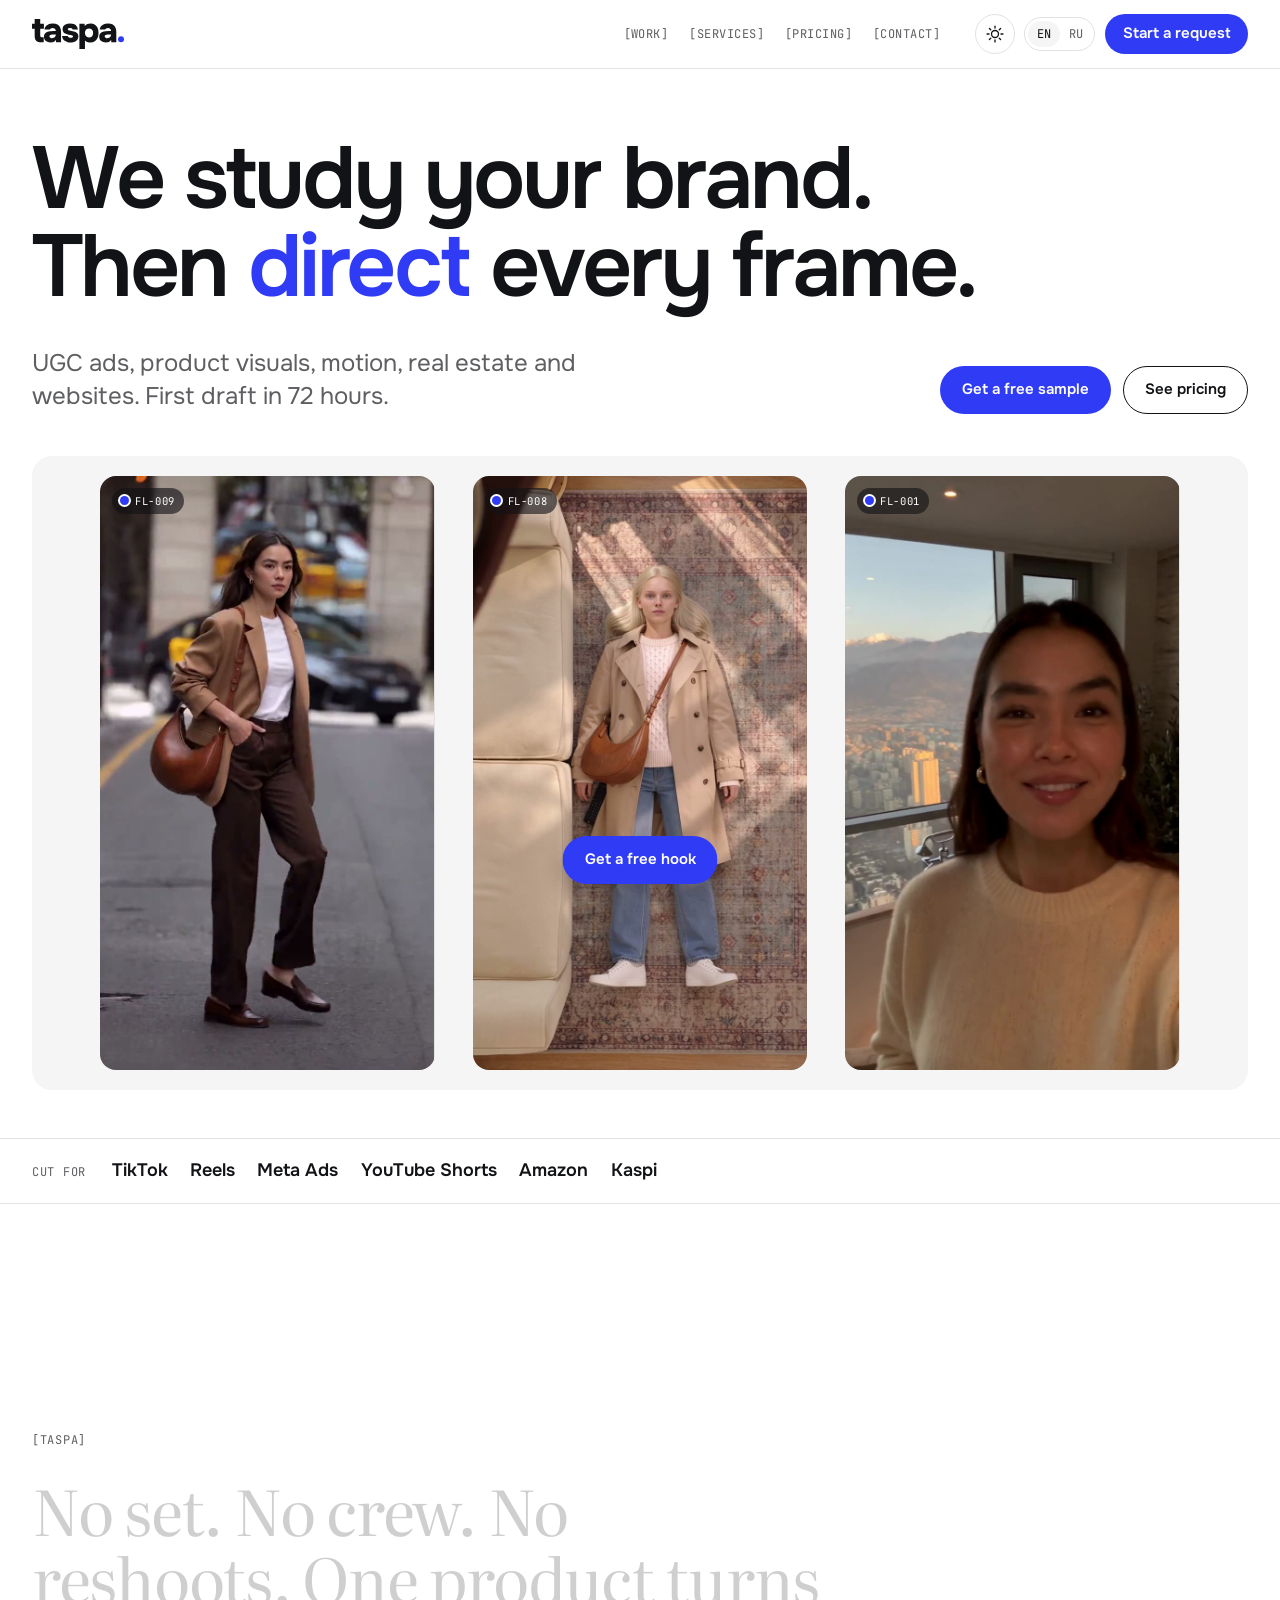
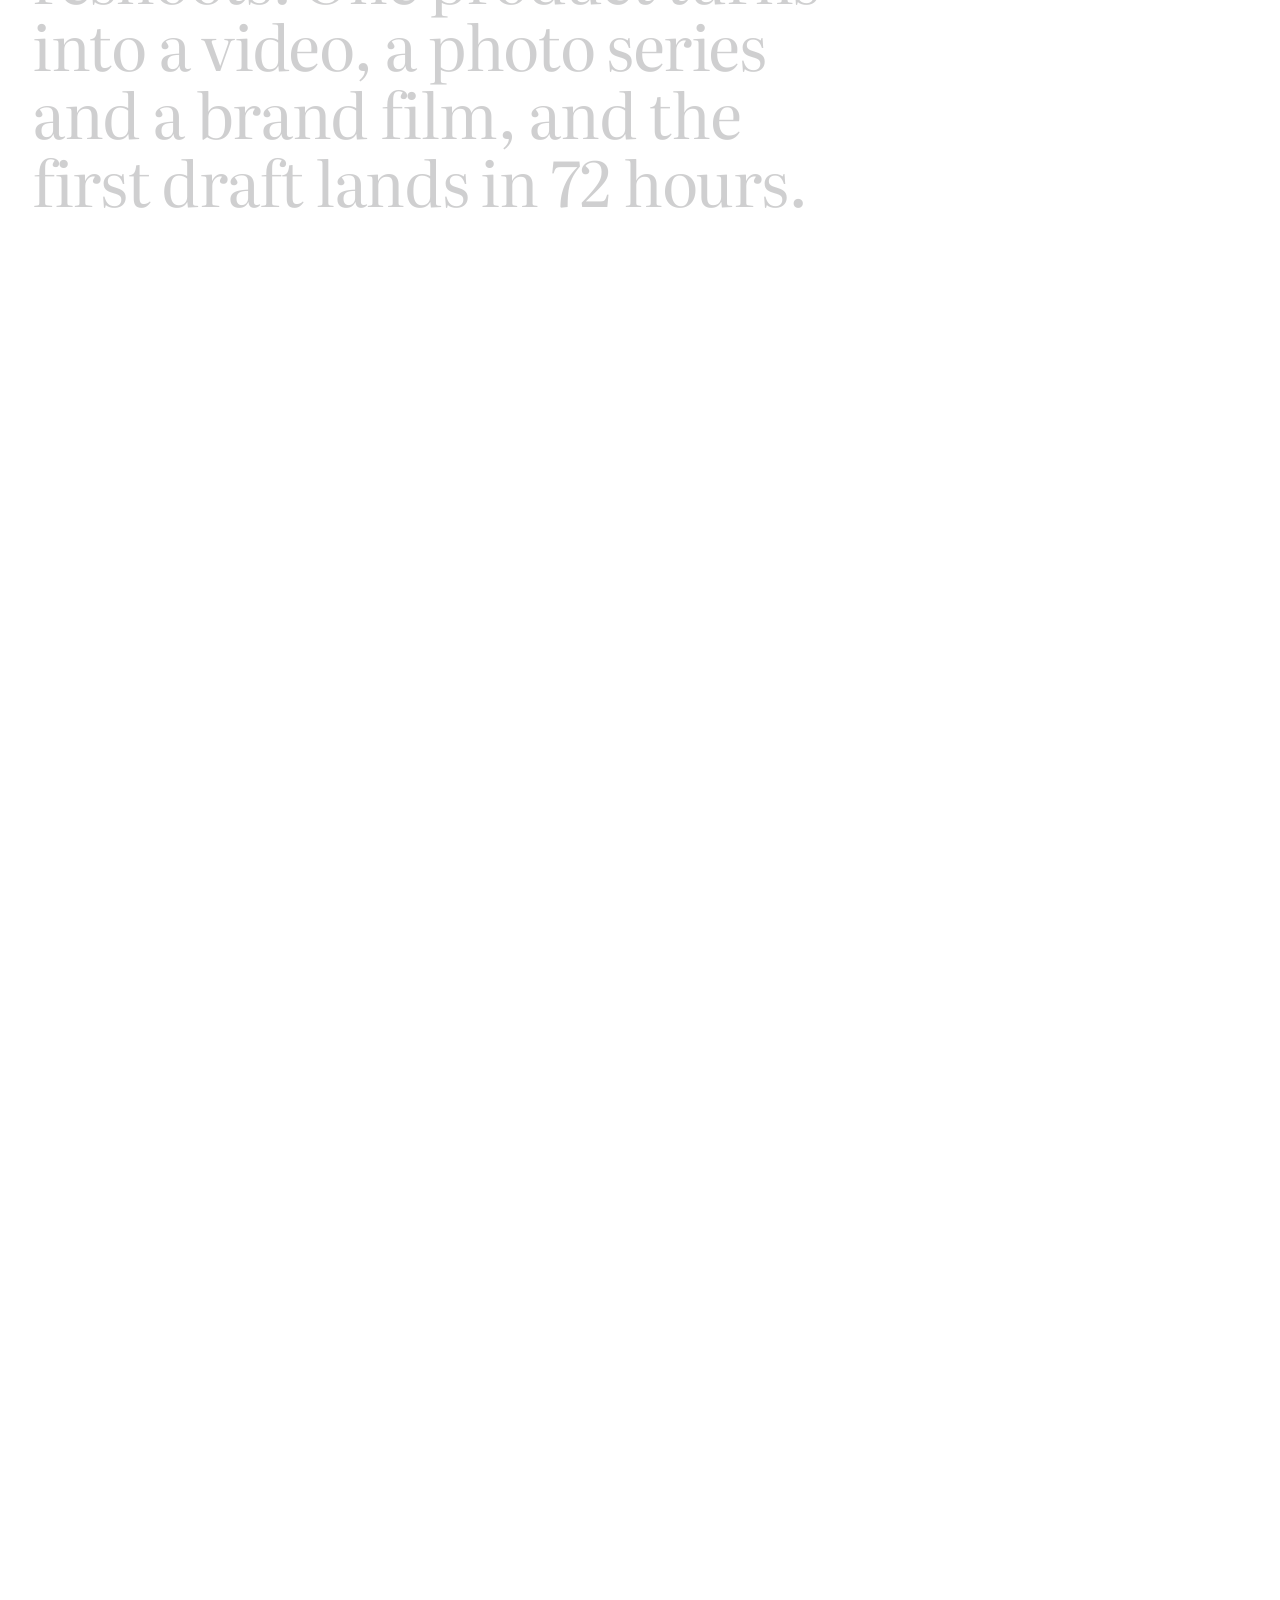
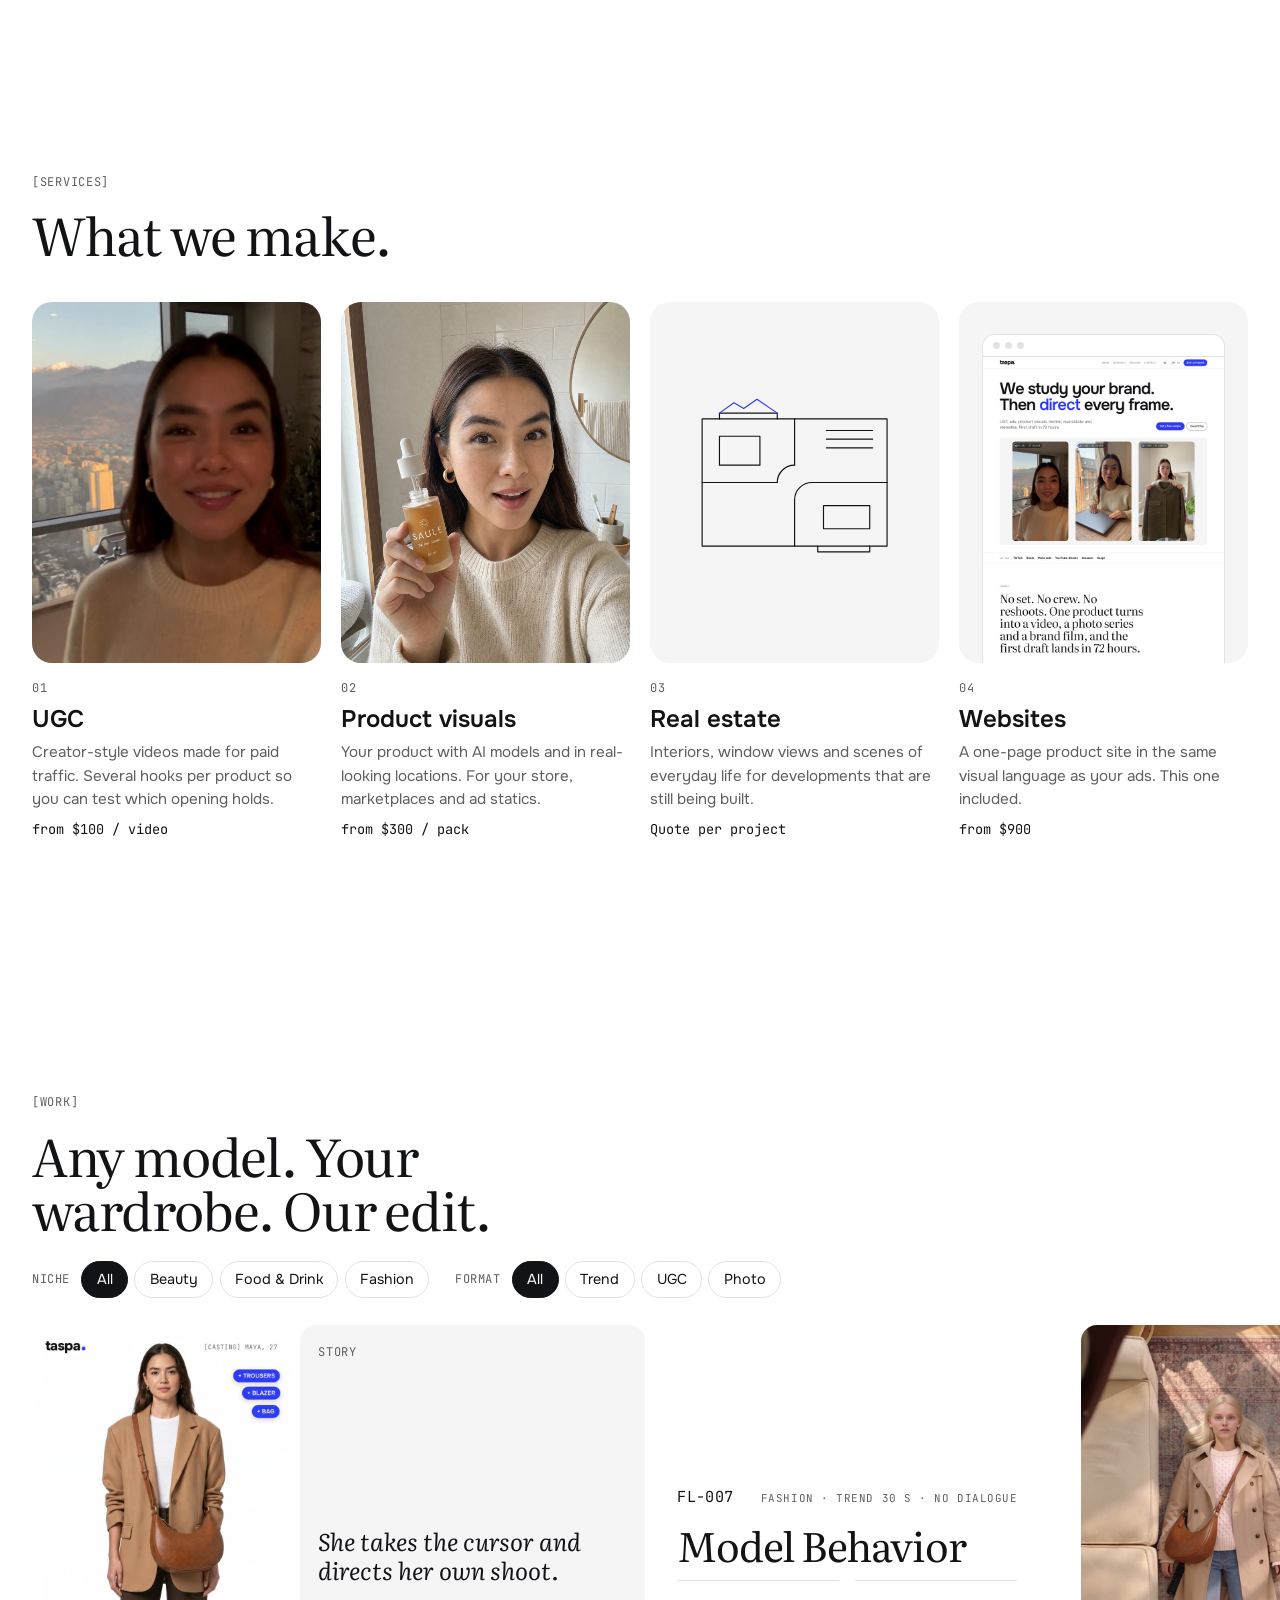
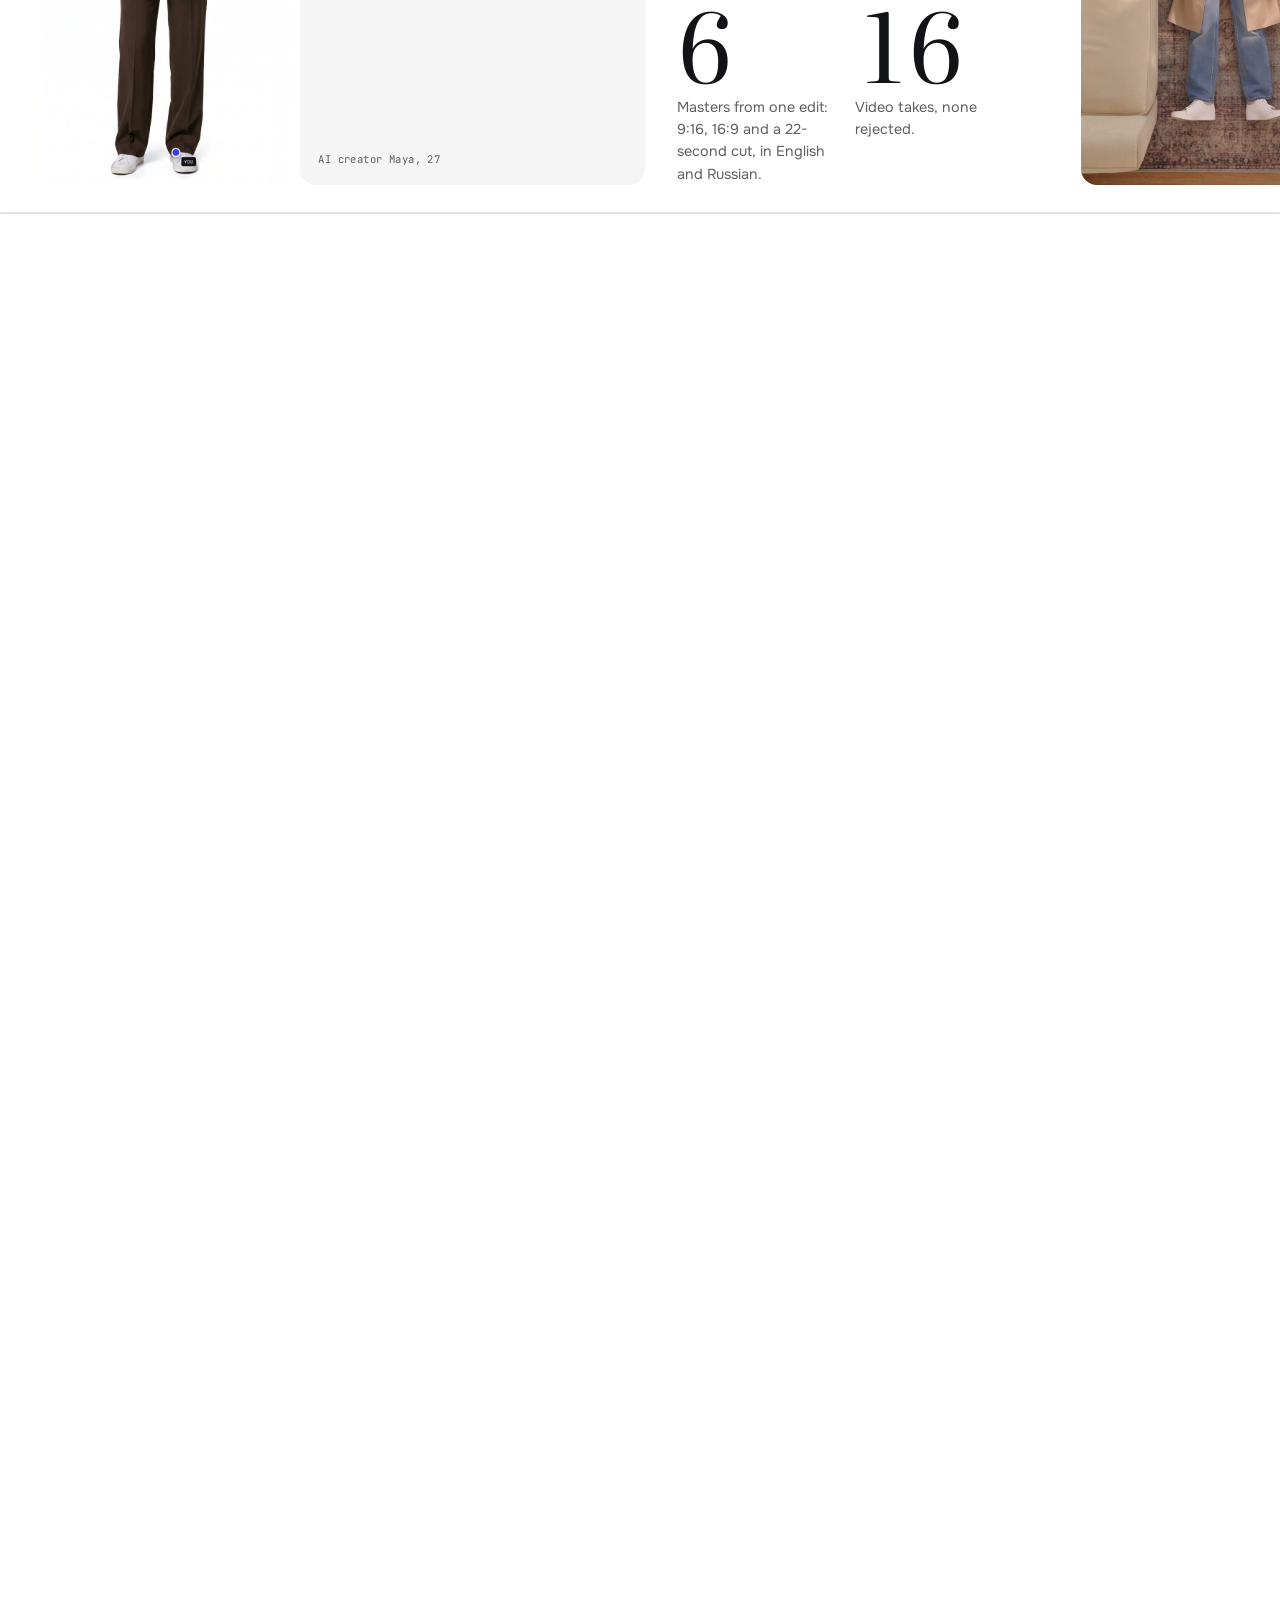
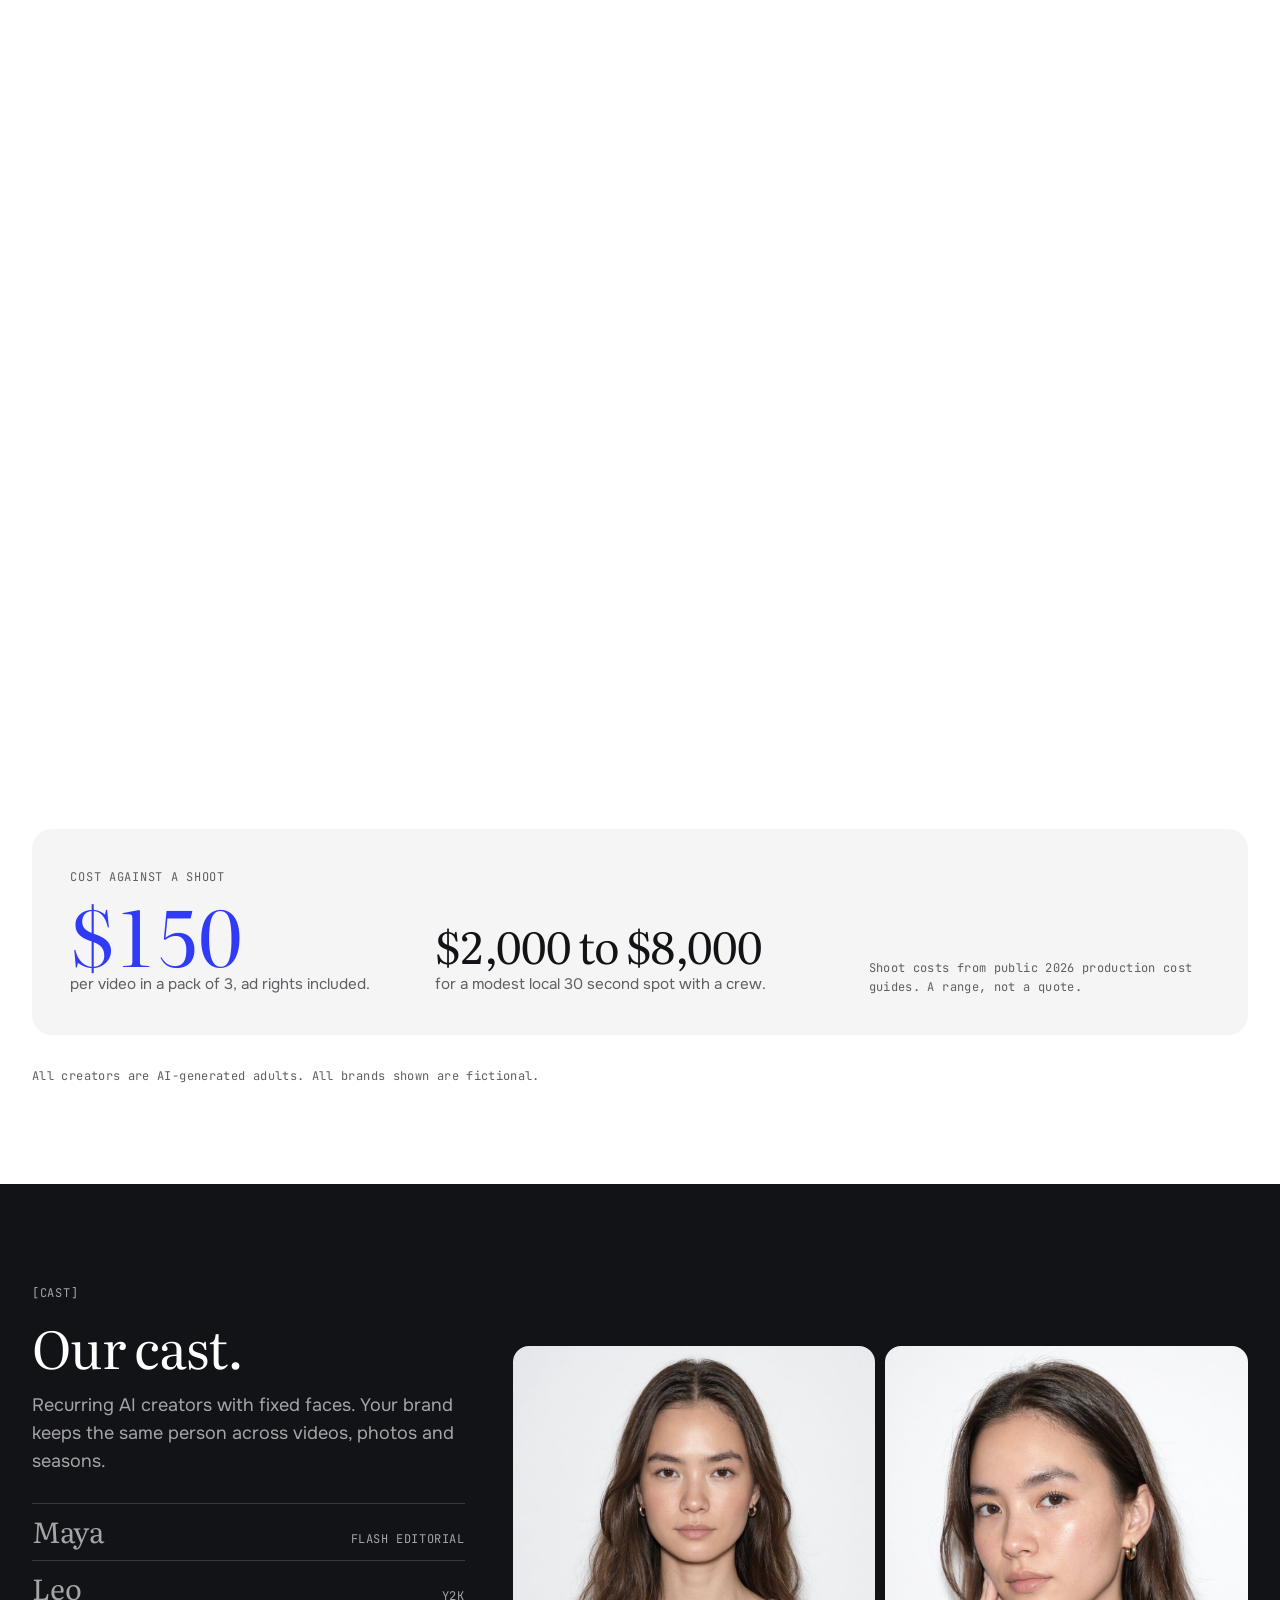
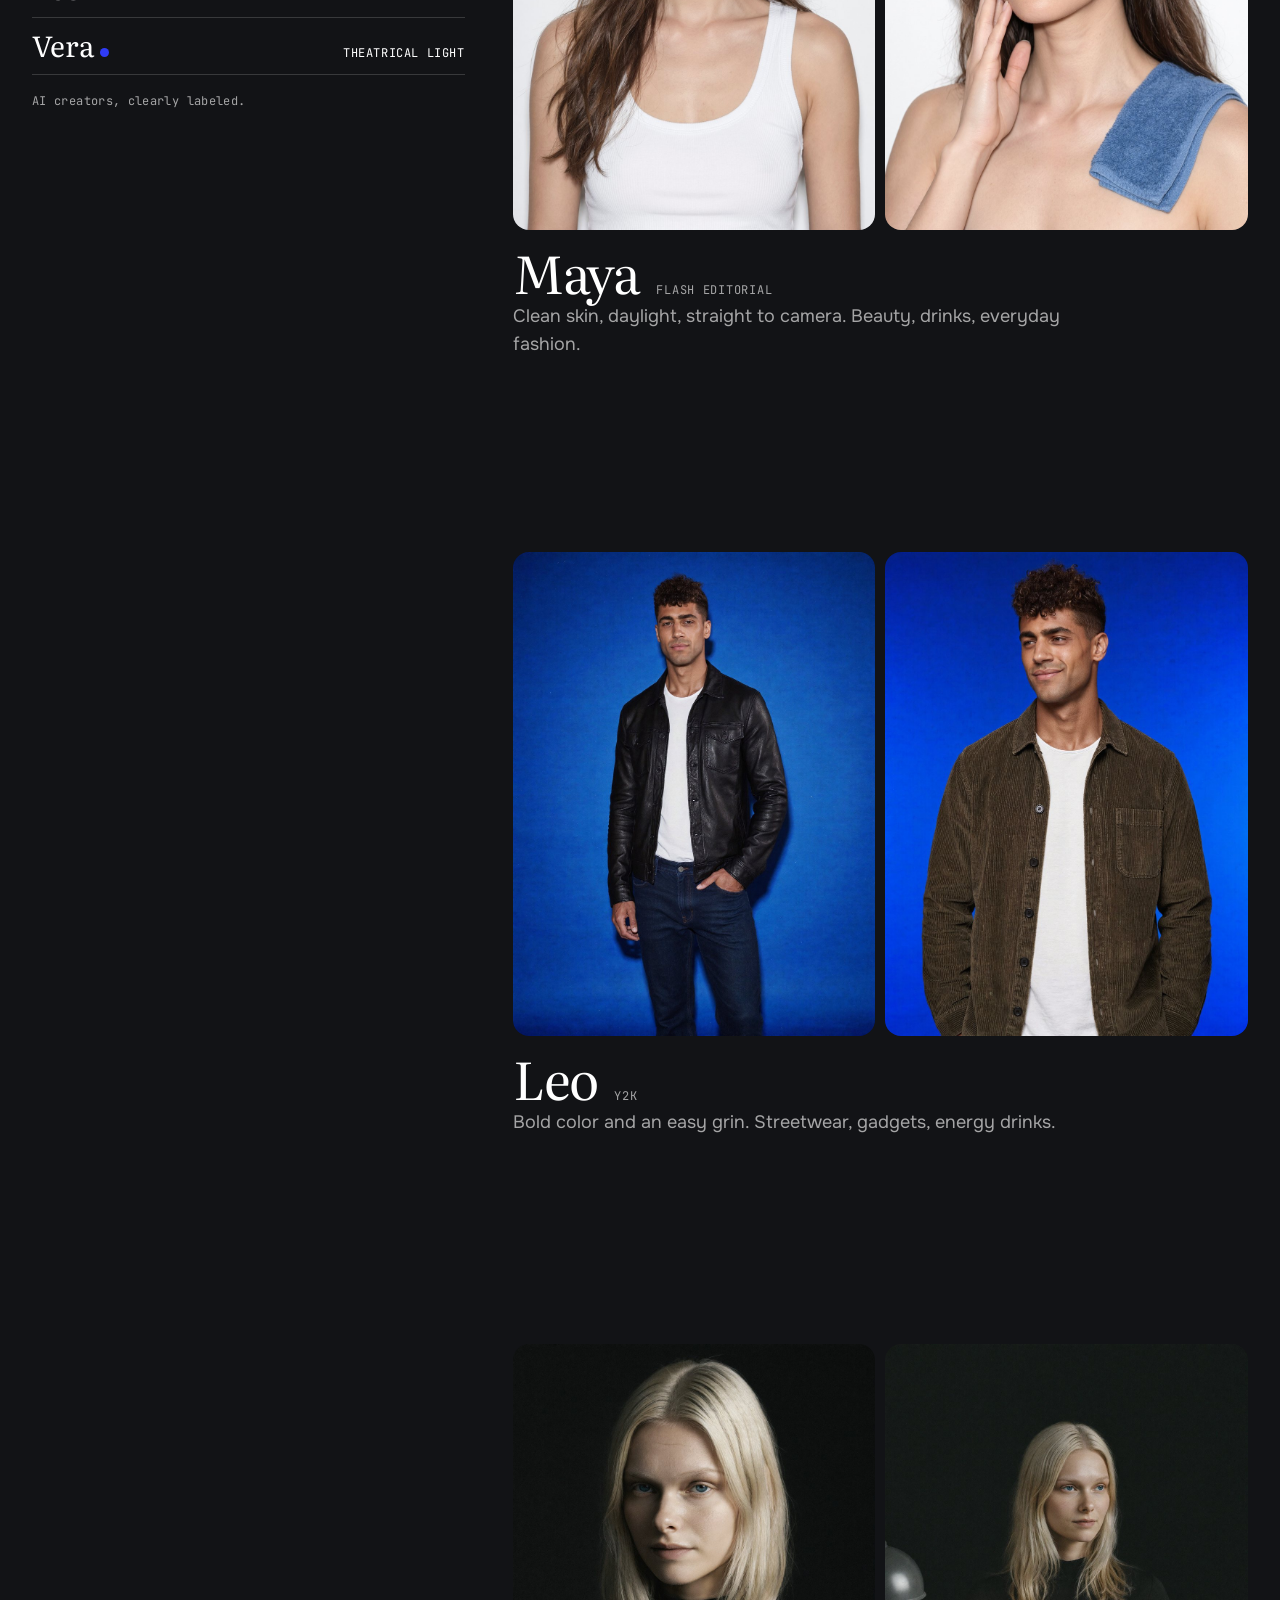
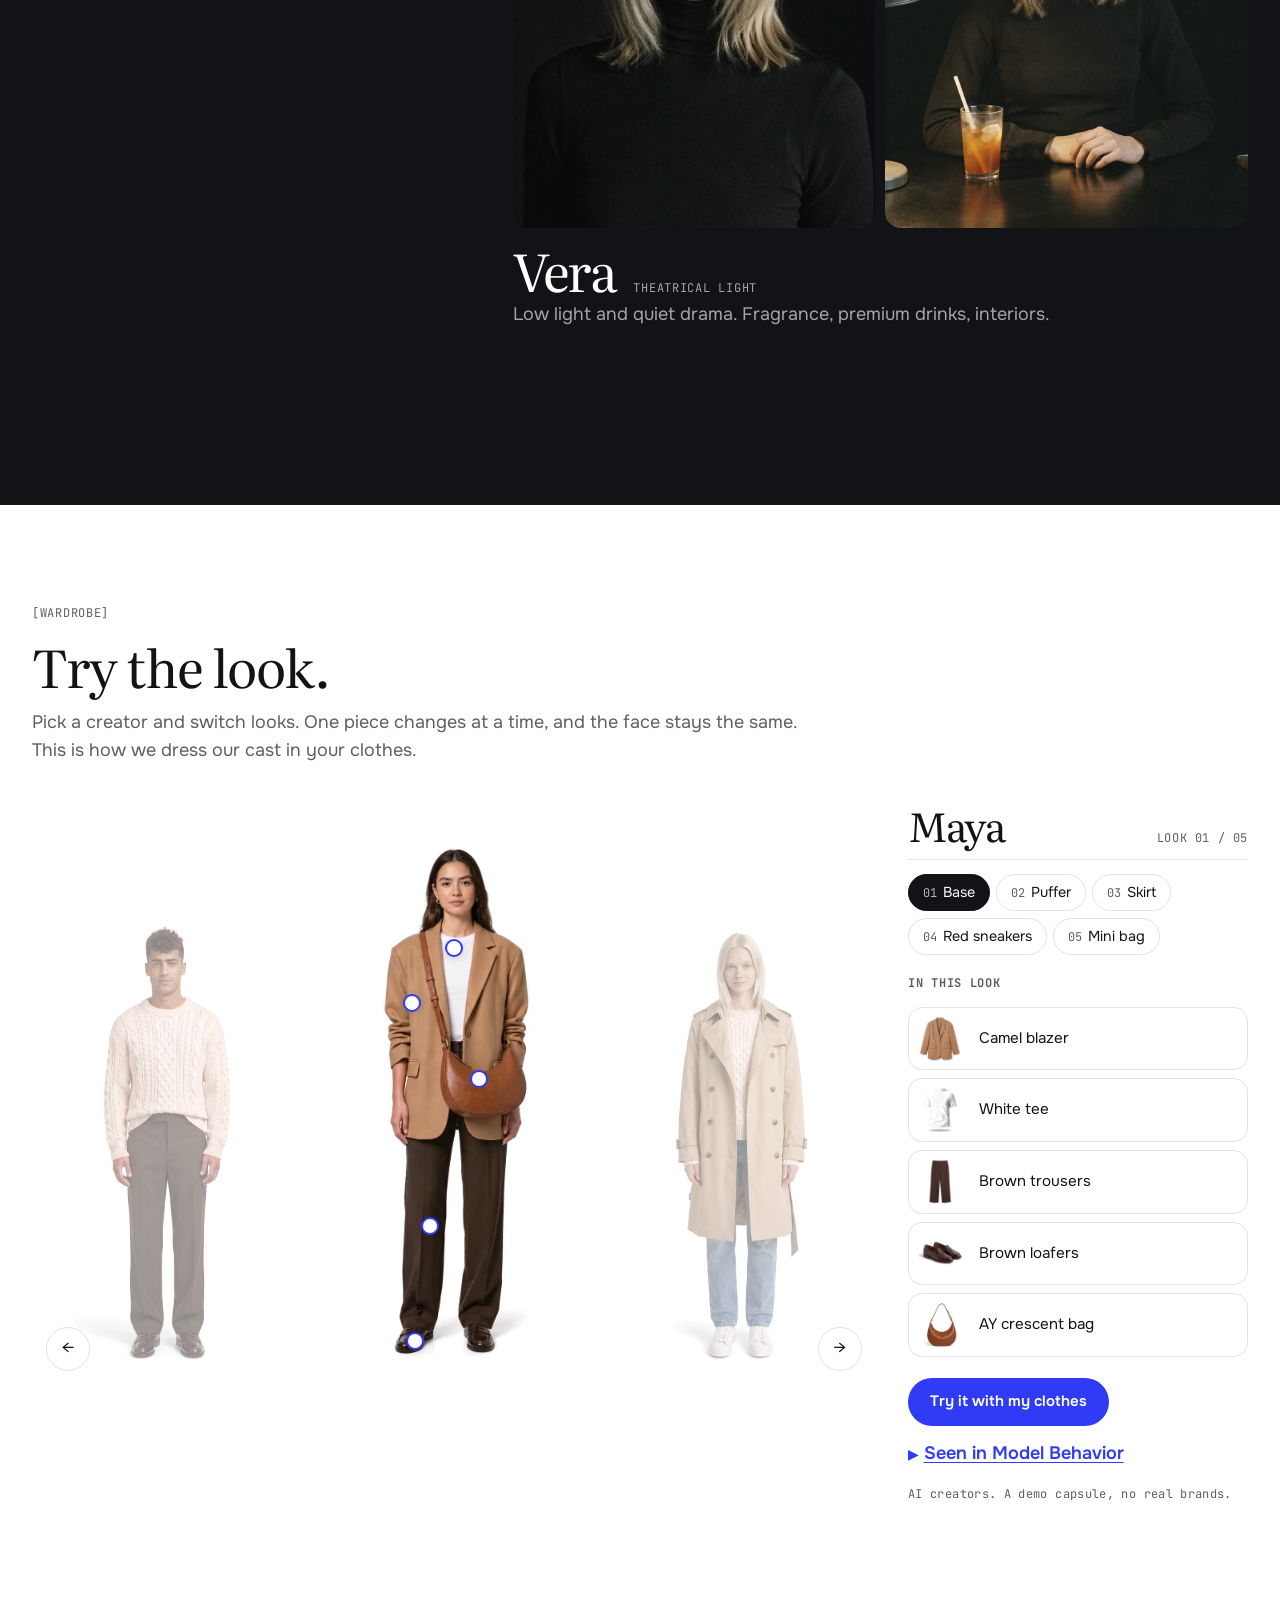
<file: index.html>
<!doctype html>
<html lang="en">
<head>
<meta charset="utf-8">
<meta name="viewport" content="width=device-width, initial-scale=1, viewport-fit=cover">
<title>Taspa Studio</title>
<meta name="claude:viewport-fit-sides" content="cover">
<meta name="description" content="We study your brand, then direct every frame. UGC ads, product visuals, motion, real estate and websites. First draft in 72 hours.">
<meta property="og:title" content="Taspa Studio">
<meta property="og:description" content="We study your brand, then direct every frame. UGC ads, product visuals and motion. First draft in 72 hours.">
<meta property="og:image" content="https://softorture.github.io/taspa-site/assets/video/FL_MB_maya_modelbehavior.jpg">
<meta property="og:type" content="website">
<meta name="twitter:card" content="summary_large_image">
<link rel="preconnect" href="https://fonts.googleapis.com">
<link rel="preconnect" href="https://fonts.gstatic.com" crossorigin>
<link rel="preload" as="style" href="https://fonts.googleapis.com/css2?family=Onest:wght@400;600;800&family=Literata:ital,opsz,wght@0,7..72,400;1,7..72,400&family=JetBrains+Mono&display=swap" onload="this.onload=null;this.rel='stylesheet'">
<noscript><link rel="stylesheet" href="https://fonts.googleapis.com/css2?family=Onest:wght@400;600;800&family=Literata:ital,opsz,wght@0,7..72,400;1,7..72,400&family=JetBrains+Mono&display=swap"></noscript>
<link rel="icon" href="data:image/svg+xml,%3Csvg xmlns=%27http://www.w3.org/2000/svg%27 viewBox=%270 0 32 32%27%3E%3Ccircle cx=%2716%27 cy=%2716%27 r=%2712%27 fill=%27%232f3bf5%27/%3E%3C/svg%3E">
<link rel="preload" as="image" href="assets/video/hero_loop_v02.jpg" media="(max-width: 719px)">
<link rel="stylesheet" href="css/tokens.css">
<link rel="stylesheet" href="css/style.css">
<script>(function(){var r=document.documentElement,m=null,s=null;try{m=localStorage.getItem("taspa-mode")}catch(e){}if(m==="black"||m==="blue")r.setAttribute("data-mode",m);try{s=sessionStorage.getItem("taspa-seen")}catch(e){}if(!s&&!(window.matchMedia&&matchMedia("(prefers-reduced-motion: reduce)").matches))r.classList.add("is-loading")})();</script>
<link rel="alternate" hreflang="ru" href="ru/index.html">
</head>
<body>
<svg class="defs" aria-hidden="true" focusable="false"><defs><path id="mark-letters" transform="translate(-2.2,132.6)" d="M57.4 0Q43.8 0 34.9 -3.1Q26 -6.2 21.7 -13.9Q17.4 -21.6 17.4 -35.6V-77.2H2.2V-105.4H17.4V-132.6H49.2V-105.4H70.2V-77.2H49.2V-40.2Q49.2 -35 51 -31.7Q52.8 -28.4 60.2 -28.4H69.2V0ZM107.6 1.6Q100.2 1.6 93.6 -0.4Q87 -2.4 81.8 -6.4Q76.6 -10.4 73.6 -16.4Q70.6 -22.4 70.6 -30.4Q70.6 -41.8 75.3 -48.5Q80 -55.2 88.1 -58.5Q96.2 -61.8 106.6 -62.8Q117 -63.8 128.2 -63.8H138.2Q138.2 -68.8 136.3 -72.5Q134.4 -76.2 130.6 -78.4Q126.8 -80.6 121.2 -80.6Q117.2 -80.6 113.8 -79.5Q110.4 -78.4 108.1 -76.5Q105.8 -74.6 105.2 -71.8H73.4Q74.6 -81.2 79 -87.9Q83.4 -94.6 90.2 -98.8Q97 -103 105.3 -105.1Q113.6 -107.2 122.4 -107.2Q138 -107.2 148.1 -101.4Q158.2 -95.6 163.3 -84.4Q168.4 -73.2 168.4 -56.6V0H139.4L139.2 -13.8Q134.2 -6.2 127.8 -3Q121.4 0.2 115.8 0.9Q110.2 1.6 107.6 1.6ZM115.6 -23Q121.6 -23 126.8 -25.7Q132 -28.4 135.3 -32.7Q138.6 -37 138.6 -42V-43.6H117Q114.4 -43.6 111.6 -43.1Q108.8 -42.6 106.7 -41.5Q104.6 -40.4 103.3 -38.5Q102 -36.6 102 -33.4Q102 -30 103.8 -27.7Q105.6 -25.4 108.7 -24.2Q111.8 -23 115.6 -23ZM221.8 1.6Q214.2 1.6 206.3 -0.2Q198.4 -2 191.6 -6Q184.8 -10 180.2 -17Q175.6 -24 174 -34.6H206Q207.2 -31.4 209.7 -29.1Q212.2 -26.8 215.9 -25.7Q219.6 -24.6 223.4 -24.6Q226 -24.6 228.4 -25Q230.8 -25.4 232.7 -26.4Q234.6 -27.4 235.6 -28.9Q236.6 -30.4 236.6 -32.6Q236.6 -35.4 234.9 -36.9Q233.2 -38.4 230.2 -39.3Q227.2 -40.2 223.4 -41Q219.6 -42 215.5 -42.7Q211.4 -43.4 207.6 -44.4Q199.8 -46.2 192.8 -49.5Q185.8 -52.8 181.4 -58.9Q177 -65 177 -75.2Q177 -84 180.8 -90.2Q184.6 -96.4 191 -100.2Q197.4 -104 205.2 -105.7Q213 -107.4 220.8 -107.4Q231.8 -107.4 241.2 -103.9Q250.6 -100.4 256.9 -92.7Q263.2 -85 264.8 -72.6H234.2Q233.6 -76.6 229.6 -79Q225.6 -81.4 219.6 -81.4Q217.4 -81.4 215.2 -81Q213 -80.6 211.3 -79.8Q209.6 -79 208.5 -77.6Q207.4 -76.2 207.4 -74.2Q207.4 -72.8 208.4 -71.3Q209.4 -69.8 211.4 -68.7Q213.4 -67.6 216.4 -66.8Q222.6 -65.4 229.1 -64.2Q235.6 -63 241.4 -61.6Q247.8 -60 253.8 -57Q259.8 -54 263.7 -48.4Q267.6 -42.8 267.6 -33.2Q267.6 -23.2 263.5 -16.4Q259.4 -9.6 252.6 -5.8Q245.8 -2 237.8 -0.2Q229.8 1.6 221.8 1.6ZM273.4 39.8V-105.4H302.8L304.4 -93Q311.4 -100.8 319.3 -104.1Q327.2 -107.4 337 -107.4Q352.4 -107.4 362.6 -100.1Q372.8 -92.8 377.9 -80.6Q383 -68.4 383 -53Q383 -37.6 377.6 -25.2Q372.2 -12.8 361.6 -5.6Q351 1.6 335.4 1.6Q328.8 1.6 323 0Q317.2 -1.6 312.6 -4.2Q308 -6.8 305.2 -9.8V39.8ZM329.4 -27.2Q338.2 -27.2 343 -31Q347.8 -34.8 349.8 -40.6Q351.8 -46.4 351.8 -52.2Q351.8 -58.6 349.6 -64.7Q347.4 -70.8 342.4 -74.6Q337.4 -78.4 328.8 -78.4Q321 -78.4 315.7 -74.7Q310.4 -71 307.7 -65.2Q305 -59.4 305 -52.8Q305 -46.2 307.6 -40.4Q310.2 -34.6 315.6 -30.9Q321 -27.2 329.4 -27.2ZM423.8 1.6Q416.4 1.6 409.8 -0.4Q403.2 -2.4 398 -6.4Q392.8 -10.4 389.8 -16.4Q386.8 -22.4 386.8 -30.4Q386.8 -41.8 391.5 -48.5Q396.2 -55.2 404.3 -58.5Q412.4 -61.8 422.8 -62.8Q433.2 -63.8 444.4 -63.8H454.4Q454.4 -68.8 452.5 -72.5Q450.6 -76.2 446.8 -78.4Q443 -80.6 437.4 -80.6Q433.4 -80.6 430 -79.5Q426.6 -78.4 424.3 -76.5Q422 -74.6 421.4 -71.8H389.6Q390.8 -81.2 395.2 -87.9Q399.6 -94.6 406.4 -98.8Q413.2 -103 421.5 -105.1Q429.8 -107.2 438.6 -107.2Q454.2 -107.2 464.3 -101.4Q474.4 -95.6 479.5 -84.4Q484.6 -73.2 484.6 -56.6V0H455.6L455.4 -13.8Q450.4 -6.2 444 -3Q437.6 0.2 432 0.9Q426.4 1.6 423.8 1.6ZM431.8 -23Q437.8 -23 443 -25.7Q448.2 -28.4 451.5 -32.7Q454.8 -37 454.8 -42V-43.6H433.2Q430.6 -43.6 427.8 -43.1Q425 -42.6 422.9 -41.5Q420.8 -40.4 419.5 -38.5Q418.2 -36.6 418.2 -33.4Q418.2 -30 420 -27.7Q421.8 -25.4 424.9 -24.2Q428 -23 431.8 -23Z"/></defs></svg>

<div class="loader" aria-hidden="true"><svg class="mark" viewBox="0 0 526.4 172.4"><use class="mark-fg" href="#mark-letters"/><circle class="mark-dot rec-live" cx="509.4" cy="115.6" r="17"/></svg></div>

<a class="skip" href="#main">Skip to content</a>

<header class="site-header">
  <div class="wrap bar">
    <a class="logo" href="#top" aria-label="Taspa, back to top"><svg class="mark" viewBox="0 0 526.4 172.4" aria-hidden="true"><use class="mark-fg" href="#mark-letters"/><circle class="mark-dot" cx="509.4" cy="115.6" r="17"/></svg></a>
    <nav class="nav" aria-label="Sections">
      <ul class="nav-list">
        <li class="nav-item">
          <a class="nav-link" href="#work">[WORK]</a>
          <div class="mega">
            <div class="wrap mega-in">
              <ul class="mega-links">
                <li><a href="#work">Cases</a></li>
                <li><a href="#cast">Our cast</a></li>
                <li><a href="#process">How we work</a></li>
              </ul>
              <p class="mega-note">Fictional brands, three AI creators, trend formats and UGC.</p>
              <img class="mega-thumb" src="assets/video/FL_MB_maya_modelbehavior.jpg" alt="" loading="lazy" width="720" height="1280">
            </div>
          </div>
        </li>
        <li class="nav-item">
          <a class="nav-link" href="#services">[SERVICES]</a>
          <div class="mega">
            <div class="wrap mega-in">
              <ul class="mega-links">
                <li><a href="#dir-ugc">UGC</a></li>
                <li><a href="#dir-product">Product visuals</a></li>
                <li><a href="#dir-estate">Real estate</a></li>
                <li><a href="#dir-web">Websites</a></li>
              </ul>
              <p class="mega-note">Four directions, one way of working: research first, then frames.</p>
              <img class="mega-thumb" src="assets/photo/FL_32_maya_tamshy.jpg" alt="" loading="lazy" width="1075" height="1440">
            </div>
          </div>
        </li>
        <li class="nav-item">
          <a class="nav-link" href="#pricing">[PRICING]</a>
          <div class="mega">
            <div class="wrap mega-in">
              <ul class="mega-links">
                <li><a href="#pricing">Price calculator</a></li>
                <li><a href="#packs">Packs</a></li>
                <li><a href="#compare">Compare</a></li>
              </ul>
              <p class="mega-note">Prices on the page. The more videos, the less each costs.</p>
              <span class="mega-num" aria-hidden="true">$150</span>
            </div>
          </div>
        </li>
        <li class="nav-item">
          <a class="nav-link" href="#contact">[CONTACT]</a>
          <div class="mega">
            <div class="wrap mega-in">
              <ul class="mega-links">
                <li><a href="#contact">Start a request</a></li>
                <li><a href="#sample">Free sample</a></li>
                <li><a href="#faq">FAQ</a></li>
              </ul>
              <p class="mega-note">Taspa studio, Almaty. Four short questions and we take it from there.</p>
              <span class="mega-num" aria-hidden="true">GMT+5</span>
            </div>
          </div>
        </li>
      </ul>
    </nav>
    <div class="header-tools">
      <button class="theme-btn" type="button" data-theme-cycle aria-label="Theme: Light. Switch to Dark" title="Theme: Light">
        <svg class="ic ic-sun" viewBox="0 0 24 24" aria-hidden="true"><circle cx="12" cy="12" r="4.2"/><path d="M12 2.5v2.3M12 19.2v2.3M2.5 12h2.3M19.2 12h2.3M5.3 5.3l1.6 1.6M17.1 17.1l1.6 1.6M5.3 18.7l1.6-1.6M17.1 6.9l1.6-1.6"/></svg>
        <svg class="ic ic-moon" viewBox="0 0 24 24" aria-hidden="true"><path d="M19.5 14.6A7.8 7.8 0 1 1 9.4 4.5a6.2 6.2 0 0 0 10.1 10.1z"/><path class="star" d="M17.2 3.2l.6 1.5 1.5.6-1.5.6-.6 1.5-.6-1.5-1.5-.6 1.5-.6z"/></svg>
        <svg class="ic ic-rec" viewBox="0 0 24 24" aria-hidden="true"><circle class="ring" cx="12" cy="12" r="8.6"/><circle class="core" cx="12" cy="12" r="4.4"/></svg>
      </button>
      <div class="lang" aria-label="Language"><span aria-current="true">EN</span><a href="ru/index.html" hreflang="ru" lang="ru">RU</a></div>
      <button class="btn btn-primary btn-sm" type="button" data-open-wizard>Start a request</button>
      <button class="menu-btn" type="button" aria-expanded="false" aria-controls="menu" aria-label="Open menu"><i></i><i></i></button>
    </div>
  </div>
</header>

<div class="menu" id="menu" hidden>
  <nav class="wrap menu-in" aria-label="Menu">
    <ul class="menu-main">
      <li><a href="#work">Work</a><span><a href="#cast">Our cast</a><a href="#process">How we work</a></span></li>
      <li><a href="#services">Services</a><span><a href="#dir-ugc">UGC</a><a href="#dir-product">Product visuals</a><a href="#dir-estate">Real estate</a><a href="#dir-web">Websites</a></span></li>
      <li><a href="#pricing">Pricing</a><span><a href="#packs">Packs</a><a href="#compare">Compare</a></span></li>
      <li><a href="#contact">Contact</a><span><a href="#sample">Free sample</a><a href="#faq">FAQ</a></span></li>
    </ul>
    <div class="menu-tools">
      <button class="btn btn-primary" type="button" data-open-wizard>Start a request</button>
      <a class="btn btn-ghost" href="ru/index.html" hreflang="ru" lang="ru">Русская версия</a>
    </div>
  </nav>
</div>

<main id="main">

  <section class="hero" id="top" aria-labelledby="hero-title">
    <div class="wrap">
      <h1 class="hero-title" id="hero-title" data-split>We study your brand. <br class="br-wide">Then <em>direct</em> every frame.</h1>
      <div class="hero-row">
        <p class="hero-sub" data-reveal>UGC ads, product visuals, motion, real estate and websites. First draft in 72 hours.</p>
        <div class="hero-actions" data-reveal style="--i:1">
          <a class="btn btn-primary" href="#sample">Get a free sample</a>
          <a class="btn btn-ghost" href="#pricing">See pricing</a>
        </div>
      </div>
      <!-- Showreel slot: when assets/video/showreel_loop.mp4 is in place, set data-showreel="assets/video/showreel_loop.mp4" on the stage below. Empty = three clips by Maya. -->
      <div class="stage" data-showreel="" data-reveal style="--i:2">
        <div class="stage-reels">
          <figure class="reel"><video muted loop playsinline preload="none" disablepictureinpicture controlslist="nodownload" data-poster="assets/video/FL_ST_maya_ay_streetstyle.jpg" data-src="assets/video/FL_ST_maya_ay_streetstyle.mp4" aria-label="Maya, clip FL-009, no sound"></video><span class="rec"><b class="rec-live"></b>FL-009</span></figure>
          <figure class="reel"><video muted loop playsinline preload="none" disablepictureinpicture controlslist="nodownload" data-poster="assets/video/FL_RUG_vera_ay_rugside.jpg" data-src="assets/video/FL_RUG_vera_ay_rugside.mp4" aria-label="Vera, clip FL-008, no sound"></video><span class="rec"><b class="rec-live"></b>FL-008</span></figure>
          <figure class="reel"><video muted loop playsinline preload="none" disablepictureinpicture controlslist="nodownload" data-poster="assets/video/FL_V1_maya_saule.jpg" data-src="assets/video/FL_V1_maya_saule.mp4" aria-label="Maya, clip FL-001, no sound"></video><span class="rec"><b class="rec-live"></b>FL-001</span></figure>
        </div>
        <div class="stage-mobile">
          <figure class="reel"><video muted loop playsinline preload="none" disablepictureinpicture controlslist="nodownload" poster="assets/video/hero_loop_v02.jpg" data-src="assets/video/hero_loop_v02.mp4" aria-label="Maya and Vera, clips FL-001 to FL-010, no sound"></video><span class="rec"><b class="rec-live"></b>FL-001 / 010</span></figure>
        </div>
      </div>
    </div>
    <div class="platforms">
      <div class="wrap">
        <p class="label">Cut for</p>
        <ul>
          <li>TikTok</li><li>Reels</li><li>Meta Ads</li><li>YouTube Shorts</li><li>Amazon</li><li>Kaspi</li>
        </ul>
      </div>
    </div>
  </section>

  <section class="manifesto" aria-label="Manifesto">
    <div class="manifesto-pin">
      <div class="wrap">
        <span class="label">[TASPA]</span>
        <p data-manifesto>No set. No crew. No reshoots. One product turns into a video, a photo series and a brand film, and the first draft lands in 72 hours.</p>
      </div>
    </div>
  </section>

  <section class="section" id="services" aria-labelledby="services-title">
    <div class="wrap">
      <div class="section-head" data-reveal>
        <span class="label">[SERVICES]</span>
        <h2 class="h2" id="services-title">What we make.</h2>
      </div>
      <div class="dirs" data-reveal-group>
        <article class="dir" id="dir-ugc" data-reveal data-preview="video" data-src="assets/video/FL_V1_maya_saule.mp4">
          <div class="dir-media"><img src="assets/video/FL_V1_maya_saule.jpg" alt="Frame from a UGC video: Maya with a serum bottle" loading="lazy" width="720" height="1280"></div>
          <div class="dir-body">
            <span class="dir-num">01</span>
            <h3>UGC</h3>
            <p>Creator-style videos made for paid traffic. Several hooks per product so you can test which opening holds.</p>
            <span class="from">from $100 / video</span>
          </div>
        </article>
        <article class="dir" id="dir-product" data-reveal data-preview="photos">
          <div class="dir-media">
            <img src="assets/photo/FL_31_maya_saule.jpg" alt="Product photo: Maya with a SAULE serum bottle" loading="lazy" width="1075" height="1440">
            <img class="alt" data-src="assets/photo/FL_32_maya_tamshy.jpg" alt="" width="1075" height="1440">
            <img class="alt" data-src="assets/photo/FL_33_maya_overshirt.jpg" alt="" width="1075" height="1440">
          </div>
          <div class="dir-body">
            <span class="dir-num">02</span>
            <h3>Product visuals</h3>
            <p>Your product with AI models and in real-looking locations. For your store, marketplaces and ad statics.</p>
            <span class="from">from $300 / pack</span>
          </div>
        </article>
        <article class="dir" id="dir-estate" data-reveal data-preview="draw">
          <div class="dir-media dir-plan">
            <svg viewBox="0 0 400 300" role="img" aria-label="Line drawing of an apartment plan with a mountain view from the window">
              <g class="plan">
                <path pathLength="1" d="M40 40H360V260H40Z"/>
                <path pathLength="1" d="M40 150H170M230 150H360M200 40V120M200 180V260"/>
                <path pathLength="1" d="M170 150a30 30 0 0 1 30 -30M230 150a30 30 0 0 0 -30 30"/>
                <path pathLength="1" d="M70 40V30H170V40M240 260V270H330V260"/>
                <path pathLength="1" d="M70 70h70v50h-70zM250 190h80v40h-80zM255 60h80M255 75h80M255 90h80"/>
                <path class="view" pathLength="1" d="M70 30L95 12L112 22L135 6L170 30"/>
              </g>
            </svg>
          </div>
          <div class="dir-body">
            <span class="dir-num">03</span>
            <h3>Real estate</h3>
            <p>Interiors, window views and scenes of everyday life for developments that are still being built.</p>
            <span class="from">Quote per project</span>
          </div>
        </article>
        <article class="dir" id="dir-web" data-reveal data-preview="scroll">
          <div class="dir-media dir-browser">
            <div class="browser"><span class="browser-bar" aria-hidden="true"><i></i><i></i><i></i></span><div class="browser-view"><img src="assets/photo/site_v3_screen.jpg" alt="Screen of this website, made by Taspa" loading="lazy" width="720" height="1600"></div></div>
          </div>
          <div class="dir-body">
            <span class="dir-num">04</span>
            <h3>Websites</h3>
            <p>A one-page product site in the same visual language as your ads. This one included.</p>
            <span class="from">from $900</span>
          </div>
        </article>
      </div>
    </div>
  </section>

  <section class="work" id="work" aria-labelledby="work-title">
    <div class="work-scroll">
    <div class="work-pin">
      <div class="wrap work-head">
        <div class="work-title" data-reveal>
          <span class="label">[WORK]</span>
          <h2 class="h2" id="work-title">Any model. Your wardrobe. Our edit.</h2>
        </div>
        <div class="filters" role="group" aria-label="Filter work">
          <div class="filter-group">
            <span>Niche</span>
            <button class="chip" type="button" data-group="niche" data-value="all" aria-pressed="true">All</button>
            <button class="chip" type="button" data-group="niche" data-value="beauty" aria-pressed="false">Beauty</button>
            <button class="chip" type="button" data-group="niche" data-value="drink" aria-pressed="false">Food &amp; Drink</button>
            <button class="chip" type="button" data-group="niche" data-value="fashion" aria-pressed="false">Fashion</button>
          </div>
          <div class="filter-group">
            <span>Format</span>
            <button class="chip" type="button" data-group="format" data-value="all" aria-pressed="true">All</button>
            <button class="chip" type="button" data-group="format" data-value="trend" aria-pressed="false">Trend</button>
            <button class="chip" type="button" data-group="format" data-value="ugc" aria-pressed="false">UGC</button>
            <button class="chip" type="button" data-group="format" data-value="photo" aria-pressed="false">Photo</button>
          </div>
        </div>
      </div>
      <div class="work-viewport">
        <ol class="work-track">
          <li class="case" data-niche="fashion">
            <div class="case-frames">
              <button class="frame frame-video" type="button" data-format="trend" data-type="video" data-src="assets/video/FL_MB_maya_modelbehavior.mp4" data-poster="assets/video/FL_MB_maya_modelbehavior.jpg" data-caption="<span>FL-007 · Model Behavior · Trend 9:16, 30 s</span><span>AI creator Maya, 27</span>" aria-label="Play with sound: FL-007, Model Behavior">
                <img src="assets/video/FL_MB_maya_modelbehavior.jpg" alt="Maya in a camel blazer and brown trousers with a cognac crescent bag, outfit tags on screen" loading="lazy" width="720" height="1280">
                <span class="play">Play with sound</span>
              </button>
              <div class="frame frame-hook"><span class="label">Story</span><p>She takes the cursor and directs her own shoot.</p><span class="creator">AI creator Maya, 27</span></div>
            </div>
            <div class="case-info">
              <div class="case-top"><span class="code">FL-007</span><span class="tags">Fashion · Trend 30 s · No dialogue</span></div>
              <h3 class="case-title">Model Behavior</h3>
              <div class="case-stats">
                <div class="stat"><span class="num" data-count="6"><span class="n">6</span></span><p>Masters from one edit: 9:16, 16:9 and a 22-second cut, in English and Russian.</p></div>
                <div class="stat"><span class="num" data-count="16"><span class="n">16</span></span><p>Video takes, none rejected.</p></div>
              </div>
            </div>
          </li>
          <li class="case" data-niche="fashion">
            <div class="case-frames">
              <button class="frame frame-video" type="button" data-format="trend" data-type="video" data-src="assets/video/FL_RUG_vera_ay_rugside.mp4" data-poster="assets/video/FL_RUG_vera_ay_rugside.jpg" data-caption="<span>FL-008 · AY crescent bag · Outfit swap 9:16, 15 s</span><span>AI creator Vera, 25</span>" aria-label="Play with sound: FL-008, AY crescent bag, outfit swap">
                <img src="assets/video/FL_RUG_vera_ay_rugside.jpg" alt="Vera lies on a rug, shot from above, in a beige trench with a cognac crescent bag" loading="lazy" width="720" height="1280">
                <span class="play">Play with sound</span>
              </button>
              <button class="frame frame-video" type="button" data-format="trend" data-type="video" data-src="assets/video/FL_ST_maya_ay_streetstyle.mp4" data-poster="assets/video/FL_ST_maya_ay_streetstyle.jpg" data-caption="<span>FL-009 · AY crescent bag · Street style 9:16, 6 s</span><span>AI creator Maya, 27</span>" aria-label="Play with sound: FL-009, AY crescent bag, street style">
                <img src="assets/video/FL_ST_maya_ay_streetstyle.jpg" alt="Maya crosses a city street in a camel blazer with the crescent bag" loading="lazy" width="720" height="1280">
                <span class="play">Play with sound</span>
              </button>
              <button class="frame frame-video" type="button" data-format="trend" data-type="video" data-src="assets/video/FL_FF_vera_ay_fashionfilm.mp4" data-poster="assets/video/FL_FF_vera_ay_fashionfilm.jpg" data-caption="<span>FL-010 · AY crescent bag · Fashion film 9:16, 6 s</span><span>AI creator Vera, 25</span>" aria-label="Play with sound: FL-010, AY crescent bag, fashion film">
                <img src="assets/video/FL_FF_vera_ay_fashionfilm.jpg" alt="Vera in a trench raises her arm on a sunlit street, the crescent bag on her shoulder" loading="lazy" width="720" height="1280">
                <span class="play">Play with sound</span>
              </button>
            </div>
            <div class="case-info">
              <div class="case-top"><span class="code">FL-008 / 009 / 010</span><span class="tags">Fashion · Trend · 3 clips</span></div>
              <h3 class="case-title">AY crescent bag</h3>
              <div class="case-stats">
                <div class="stat"><span class="num" data-count="4"><span class="n">4</span></span><p>Looks in one 15-second take, changed behind a ceiling fan.</p></div>
                <div class="stat"><span class="num" data-count="3"><span class="n">3</span></span><p>Trend formats with one bag and two creators.</p></div>
              </div>
            </div>
          </li>
          <li class="case" data-niche="drink">
            <div class="case-frames">
              <button class="frame frame-video" type="button" data-format="trend" data-type="video" data-src="assets/video/FL_CB_leo_tamshy_b.mp4" data-poster="assets/video/FL_CB_leo_tamshy_b.jpg" data-caption="<span>FL-011 · TAMSHY · Scale-shift gag 9:16, 19 s</span><span>AI creator Leo</span>" aria-label="Play with sound: FL-011, TAMSHY, Cannonball, hook B">
                <img src="assets/video/FL_CB_leo_tamshy_b.jpg" alt="Leo in a kitchen next to a glass of TAMSHY sparkling tea, caption Too hot for tea" loading="lazy" width="720" height="1280">
                <span class="play">Play with sound</span>
              </button>
              <button class="frame frame-video" type="button" data-format="trend" data-type="video" data-src="assets/video/FL_CB_leo_tamshy_a.mp4" data-poster="assets/video/FL_CB_leo_tamshy_a.jpg" data-caption="<span>FL-012 · TAMSHY · Hook A, the look 9:16, 19 s</span><span>AI creator Leo</span>" aria-label="Play with sound: FL-012, TAMSHY, Cannonball, hook A">
                <img src="assets/video/FL_CB_leo_tamshy_a.jpg" alt="Leo holds a glass of TAMSHY to the lens and looks into the camera" loading="lazy" width="720" height="1280">
                <span class="play">Play with sound</span>
              </button>
              <button class="frame frame-video" type="button" data-format="trend" data-type="video" data-src="assets/video/FL_CB_leo_tamshy_c.mp4" data-poster="assets/video/FL_CB_leo_tamshy_c.jpg" data-caption="<span>FL-013 · TAMSHY · Hook C, can first 9:16, 19 s</span><span>AI creator Leo</span>" aria-label="Play with sound: FL-013, TAMSHY, Cannonball, hook C">
                <img src="assets/video/FL_CB_leo_tamshy_c.jpg" alt="TAMSHY pours from the can into a tall glass" loading="lazy" width="720" height="1280">
                <span class="play">Play with sound</span>
              </button>
            </div>
            <div class="case-info">
              <div class="case-top"><span class="code">FL-011 / 012 / 013</span><span class="tags">Drink · Trend · No dialogue</span></div>
              <h3 class="case-title">Cannonball</h3>
              <div class="case-stats">
                <div class="stat"><span class="num" data-count="3"><span class="n">3</span></span><p>Hooks on one body, so you test the opening, not the whole ad.</p></div>
                <div class="stat"><span class="num" data-count="0"><span class="n">0</span></span><p>Words. A silent gag on a scale shift reads in any language.</p></div>
              </div>
            </div>
          </li>
          <li class="case" data-niche="beauty">
            <div class="case-frames">
              <button class="frame frame-video" type="button" data-format="ugc" data-type="video" data-src="assets/video/FL_V1_maya_saule.mp4" data-poster="assets/video/FL_V1_maya_saule.jpg" data-caption="<span>FL-001 · SAULE serum · UGC 9:16, 12 s</span><span>AI creator Maya, 27</span>" aria-label="Play with sound: FL-001, SAULE serum">
                <img src="assets/video/FL_V1_maya_saule.jpg" alt="Maya holds a serum bottle in a bathroom with a mountain view" loading="lazy" width="720" height="1280">
                <span class="play">Play with sound</span>
              </button>
              <button class="frame frame-photo" type="button" data-format="photo" data-type="photo" data-src="assets/photo/FL_31_maya_saule.jpg" data-caption="<span>FL-004 · SAULE serum · Photo 3:4</span><span>AI creator Maya, 27</span>" aria-label="Open FL-004, SAULE serum photo">
                <img src="assets/photo/FL_31_maya_saule.jpg" alt="Maya takes a selfie with a SAULE serum bottle" loading="lazy" width="1075" height="1440">
              </button>
              <div class="frame frame-hook"><span class="label">Hook 01</span><p>"Ten-step routine? Not in Almaty. One drop."</p><span class="creator">AI creator Maya, 27</span></div>
            </div>
            <div class="case-info">
              <div class="case-top"><span class="code">FL-001 / 004</span><span class="tags">Beauty · UGC 12 s · Photo</span></div>
              <h3 class="case-title">SAULE serum</h3>
              <div class="case-stats">
                <div class="stat"><span class="num" data-count="72"><span class="n">72</span><small>h</small></span><p>From brief to first draft.</p></div>
                <div class="stat"><span class="num" data-count="3"><span class="n">3</span></span><p>Hooks per product, so you can test which opening holds.</p></div>
              </div>
            </div>
          </li>
          <li class="case" data-niche="drink">
            <div class="case-frames">
              <button class="frame frame-video" type="button" data-format="ugc" data-type="video" data-src="assets/video/FL_V2_maya_tamshy.mp4" data-poster="assets/video/FL_V2_maya_tamshy.jpg" data-caption="<span>FL-002 · TAMSHY sparkling apricot tea · UGC 9:16, 12 s</span><span>AI creator Maya, 27</span>" aria-label="Play with sound: FL-002, TAMSHY sparkling apricot tea">
                <img src="assets/video/FL_V2_maya_tamshy.jpg" alt="Maya at a desk with a closed laptop and a can of TAMSHY" loading="lazy" width="720" height="1280">
                <span class="play">Play with sound</span>
              </button>
              <button class="frame frame-photo" type="button" data-format="photo" data-type="photo" data-src="assets/photo/FL_32_maya_tamshy.jpg" data-caption="<span>FL-005 · TAMSHY · Photo 3:4</span><span>AI creator Maya, 27</span>" aria-label="Open FL-005, TAMSHY photo">
                <img src="assets/photo/FL_32_maya_tamshy.jpg" alt="Maya at a desk by the window with a can of TAMSHY" loading="lazy" width="1075" height="1440">
              </button>
              <div class="frame frame-hook"><span class="label">Hook 01</span><p>"Three p.m. meeting got cancelled. Celebrating responsibly."</p><span class="creator">AI creator Maya, 27</span></div>
            </div>
            <div class="case-info">
              <div class="case-top"><span class="code">FL-002 / 005</span><span class="tags">Drink · UGC 12 s · Photo</span></div>
              <h3 class="case-title">TAMSHY sparkling apricot tea</h3>
              <div class="case-stats">
                <div class="stat"><span class="num" data-count="3"><span class="n">3</span></span><p>Formats from one video: 9:16, 1:1 and 16:9.</p></div>
                <div class="stat"><span class="num" data-count="2"><span class="n">2</span></span><p>Rounds of revisions included in every video.</p></div>
              </div>
            </div>
          </li>
          <li class="case" data-niche="fashion">
            <div class="case-frames">
              <button class="frame frame-video" type="button" data-format="ugc" data-type="video" data-src="assets/video/FL_V3_maya_overshirt.mp4" data-poster="assets/video/FL_V3_maya_overshirt.jpg" data-caption="<span>FL-003 · Corduroy overshirt · UGC 9:16, 13 s</span><span>AI creator Maya, 27</span>" aria-label="Play with sound: FL-003, corduroy overshirt">
                <img src="assets/video/FL_V3_maya_overshirt.jpg" alt="Maya holds up an olive corduroy overshirt" loading="lazy" width="720" height="1280">
                <span class="play">Play with sound</span>
              </button>
              <button class="frame frame-photo" type="button" data-format="photo" data-type="photo" data-src="assets/photo/FL_33_maya_overshirt.jpg" data-caption="<span>FL-006 · Corduroy overshirt · Photo 3:4</span><span>AI creator Maya, 27</span>" aria-label="Open FL-006, corduroy overshirt photo">
                <img src="assets/photo/FL_33_maya_overshirt.jpg" alt="Maya takes a mirror selfie in the overshirt" loading="lazy" width="1075" height="1440">
              </button>
              <div class="frame frame-hook"><span class="label">Hook 01</span><p>"Five-two. Does an oversized overshirt eat me? Let's see."</p><span class="creator">AI creator Maya, 27</span></div>
            </div>
            <div class="case-info">
              <div class="case-top"><span class="code">FL-003 / 006</span><span class="tags">Fashion · UGC 13 s · Photo</span></div>
              <h3 class="case-title">Corduroy overshirt</h3>
              <div class="case-stats">
                <div class="stat"><span class="num" data-count="3"><span class="n">3</span></span><p>Products with one AI creator. Same face, same light, every brand.</p></div>
              </div>
              <a class="case-link" href="#cast">Meet the cast</a>
            </div>
          </li>
          <li class="case case-end">
            <p class="case-end-title">Your product next.</p>
            <p>Send us your product. Get one 15-second hook for free.</p>
            <a class="btn btn-primary" href="#sample">Get a free sample</a>
          </li>
        </ol>
      </div>
    </div>
    </div>
    <div class="wrap work-after">
      <p class="work-empty" hidden>Nothing in this combination yet. Try another filter.</p>
      <div class="cost" data-reveal>
        <div class="ours"><span class="label">Cost against a shoot</span><div class="num">$150</div><p>per video in a pack of 3, ad rights included.</p></div>
        <div class="theirs"><div class="num">$2,000 to $8,000</div><p>for a modest local 30 second spot with a crew.</p></div>
        <p class="note">Shoot costs from public 2026 production cost guides. A range, not a quote.</p>
      </div>
      <p class="work-note">All creators are AI-generated adults. All brands shown are fictional.</p>
    </div>
  </section>

  <section class="cast" id="cast" data-tone="white" aria-labelledby="cast-title">
    <div class="wrap cast-grid">
      <div class="cast-side">
        <div class="cast-sticky">
          <span class="label">[CAST]</span>
          <h2 class="h2" id="cast-title">Our cast.</h2>
          <p>Recurring AI creators with fixed faces. Your brand keeps the same person across videos, photos and seasons.</p>
          <ol class="cast-index">
            <li data-for="maya" class="on"><b>Maya</b><span>Flash editorial</span></li>
            <li data-for="leo"><b>Leo</b><span>Y2K</span></li>
            <li data-for="vera"><b>Vera</b><span>Theatrical light</span></li>
          </ol>
          <p class="cast-note">AI creators, clearly labeled.</p>
        </div>
      </div>
      <div class="cast-panels">
        <article class="cast-panel" id="cast-maya" data-panel-tone="white" data-name="maya">
          <div class="cast-photos">
            <img src="assets/photo/FL_90_maya_editorial.jpg" alt="AI creator Maya, editorial portrait on white, flash light" loading="lazy" width="1000" height="1333">
            <img src="assets/photo/FL_91_maya_editorial.jpg" alt="AI creator Maya, close portrait with a blue towel" loading="lazy" width="1000" height="1333">
          </div>
          <div class="cast-cap"><h3>Maya</h3><span class="label">Flash editorial</span><p>Clean skin, daylight, straight to camera. Beauty, drinks, everyday fashion.</p></div>
        </article>
        <article class="cast-panel" id="cast-leo" data-panel-tone="blue" data-name="leo">
          <div class="cast-photos">
            <img src="assets/photo/FL_92_leo_editorial.jpg" alt="AI creator Leo, full length in a leather jacket on blue" loading="lazy" width="1000" height="1333">
            <img src="assets/photo/FL_93_leo_editorial.jpg" alt="AI creator Leo in a corduroy overshirt on blue" loading="lazy" width="1000" height="1333">
          </div>
          <div class="cast-cap"><h3>Leo</h3><span class="label">Y2K</span><p>Bold color and an easy grin. Streetwear, gadgets, energy drinks.</p></div>
        </article>
        <article class="cast-panel" id="cast-vera" data-panel-tone="black" data-name="vera">
          <div class="cast-photos">
            <img src="assets/photo/FL_94_vera_editorial.jpg" alt="AI creator Vera in a black turtleneck, low light" loading="lazy" width="1000" height="1333">
            <img src="assets/photo/FL_95_vera_editorial.jpg" alt="AI creator Vera at a dark table with an iced drink" loading="lazy" width="1000" height="1333">
          </div>
          <div class="cast-cap"><h3>Vera</h3><span class="label">Theatrical light</span><p>Low light and quiet drama. Fragrance, premium drinks, interiors.</p></div>
        </article>
      </div>
    </div>
  </section>

  <section class="section" id="look" aria-labelledby="look-title">
    <div class="wrap">
      <div class="section-head" data-reveal>
        <span class="label">[WARDROBE]</span>
        <h2 class="h2" id="look-title">Try the look.</h2>
        <p>Pick a creator and switch looks. One piece changes at a time, and the face stays the same. This is how we dress our cast in your clothes.</p>
      </div>
      <div class="ttl-grid" data-ttl>
        <div class="ttl-stage" role="group" aria-roledescription="carousel" aria-label="Creators in the demo capsule">
          <div class="ttl-figs">
            <div class="ttl-fig" data-model="maya" data-name="Maya"><img src="assets/look/maya_0.webp" alt="AI creator Maya in a camel blazer, white tee, brown trousers and loafers, with a cognac crescent bag" width="760" height="1362" decoding="async"></div>
            <div class="ttl-fig" data-model="vera" data-name="Vera"><img src="assets/look/vera_0.webp" alt="AI creator Vera in a beige trench over a cable-knit sweater, light-wash jeans and white sneakers" width="760" height="1362" decoding="async"></div>
            <div class="ttl-fig" data-model="leo" data-name="Leo"><img src="assets/look/leo_0.webp" alt="AI creator Leo in a cable-knit sweater, brown trousers and loafers" width="760" height="1362" decoding="async"></div>
          </div>
          <div class="ttl-nav">
            <button class="ttl-arrow" type="button" data-step="-1" aria-label="Previous creator">&larr;</button>
            <button class="ttl-arrow" type="button" data-step="1" aria-label="Next creator">&rarr;</button>
          </div>
        </div>
        <div class="ttl-panel">
          <div class="ttl-who"><b>Maya</b><span>Look 01 / 05</span></div>
          <div class="ttl-looks" role="group" aria-label="Looks of this creator"></div>
          <h3 class="label ttl-in">In this look</h3>
          <ul class="ttl-items"></ul>
          <div class="ttl-cta">
            <button class="btn btn-primary" type="button" data-open-wizard>Try it with my clothes</button>
            <button class="ttl-seen" type="button" hidden></button>
          </div>
          <p class="ttl-note">AI creators. A demo capsule, no real brands.</p>
          <p class="ttl-live" aria-live="polite"></p>
        </div>
      </div>
    </div>
  </section>

  <section class="section" id="process" aria-labelledby="process-title">
    <div class="wrap">
      <div class="section-head" data-reveal>
        <span class="label">[PROCESS]</span>
        <h2 class="h2" id="process-title">Three steps from product to ad.</h2>
      </div>
      <ol class="steps" data-reveal-group>
        <li class="step-card" data-reveal>
          <div class="step-thumb thumb-hooks" aria-hidden="true">
            <span><b>Hook 01</b>Ten-step routine? Not in Almaty.</span>
            <span><b>Hook 02</b>Meeting cancelled. Celebrating.</span>
            <span><b>Hook 03</b>Does oversized eat me?</span>
          </div>
          <span class="step-n">01</span>
          <h3>We study your brand</h3>
          <p>Send the product link and where it runs. We look at what works in your category and write the hooks before a single frame.</p>
        </li>
        <li class="step-card" data-reveal>
          <div class="step-thumb thumb-cast">
            <img src="assets/photo/FL_90_maya_editorial.jpg" alt="" loading="lazy" width="1000" height="1333">
            <img src="assets/photo/FL_92_leo_editorial.jpg" alt="" loading="lazy" width="1000" height="1333">
            <img src="assets/photo/FL_94_vera_editorial.jpg" alt="" loading="lazy" width="1000" height="1333">
          </div>
          <span class="step-n">02</span>
          <h3>Casting and frames</h3>
          <p>We pick a creator from our cast, set the location and make key frames for approval. You see the look before any video.</p>
        </li>
        <li class="step-card" data-reveal>
          <div class="step-thumb thumb-formats">
            <img src="assets/video/FL_V3_maya_overshirt.jpg" alt="" loading="lazy" width="720" height="1280">
            <span class="formats" aria-hidden="true"><i>9:16</i><i>1:1</i><i>16:9</i></span>
            <span class="metric"><b class="rec-live" aria-hidden="true"></b><strong>72 h</strong><span>to first draft</span></span>
          </div>
          <span class="step-n">03</span>
          <h3>Videos and formats</h3>
          <p>Drafts with the hooks we picked, then finals after your edits: 9:16, 1:1 and 16:9 with burned-in subtitles, ready to upload.</p>
        </li>
      </ol>
      <div class="plaque"><strong>Hook ideas and niche research are free.</strong><span>We look at what runs in your category before we write a single line.</span></div>
    </div>
  </section>

  <section class="section" aria-labelledby="problems-title">
    <div class="wrap">
      <div class="section-head" data-reveal>
        <span class="label">[WHY BRANDS SWITCH]</span>
        <h2 class="h2" id="problems-title">Content is the slow part of paid social.</h2>
      </div>
      <div class="cards-3" data-reveal-group>
        <article class="problem" data-reveal>
          <svg viewBox="0 0 56 56" fill="none" stroke="currentColor" stroke-width="2" aria-hidden="true"><rect x="8" y="12" width="40" height="36" rx="3" fill="none"/><path d="M8 22h40M18 8v8M38 8v8"/><path d="M17 31h6M30 31h6M17 39h6" stroke-linecap="round"/><circle cx="37" cy="39" r="3" fill="currentColor" stroke="none"/></svg>
          <h3>A UGC shoot takes weeks.</h3>
          <p>Casting, shipping the product, waiting for creators to film. By the time it lands, the campaign has moved on.</p>
        </article>
        <article class="problem" data-reveal>
          <svg viewBox="0 0 56 56" fill="none" stroke="currentColor" stroke-width="2" aria-hidden="true"><circle cx="22" cy="28" r="13" fill="none"/><path d="M22 21v14M18 24.5c0-2 1.8-3 4-3s4 1 4 3-1.8 2.8-4 3.5-4 1.5-4 3.5 1.8 3 4 3 4-1 4-3"/><path d="M38 14h10v28H38" fill="none"/><path d="M41 22h4M41 28h4M41 34h4" stroke-linecap="round"/></svg>
          <h3>Creators are expensive. Ad rights cost extra.</h3>
          <p>The video is one invoice, the right to run it as an ad is another, and it often expires.</p>
        </article>
        <article class="problem" data-reveal>
          <svg viewBox="0 0 56 56" fill="none" stroke="currentColor" stroke-width="2" aria-hidden="true"><path d="M28 48c-8 0-13-5-13-12 0-8 7-11 7-19 5 3 8 8 8 12 2-2 3-5 3-7 5 4 8 9 8 14 0 7-5 12-13 12z" fill="none" stroke-linejoin="round"/><path d="M28 48c-3 0-5-2-5-5 0-3 3-5 3-8 3 2 4 4 4 6 1-1 1-2 1-3 2 2 3 3 3 5 0 3-3 5-6 5z" fill="none" stroke-linejoin="round"/></svg>
          <h3>Hooks burn out faster than you can reshoot.</h3>
          <p>A winning ad wears out. You need fresh openings all the time, not a new production every time.</p>
        </article>
      </div>
    </div>
  </section>

  <section class="section" id="pricing" aria-labelledby="pricing-title">
    <div class="wrap">
      <div class="section-head" data-reveal>
        <span class="draft-flag">Draft pricing</span>
        <span class="label">[PRICING]</span>
        <h2 class="h2" id="pricing-title">Prices on the page. The more videos, the less each costs.</h2>
      </div>

      <div data-reveal class="slider-box" data-currency="USD" data-tiers="[[1,180],[3,150],[10,120],[20,100]]">
        <div class="slider-main">
          <h3><label for="videos">How many videos do you need?</label></h3>
          <div class="count-row"><span class="count">3</span><span class="count-unit">UGC videos</span></div>
          <input id="videos" type="range" min="1" max="30" step="1" value="3">
          <div class="ticks" aria-hidden="true"><span style="left:0%">1</span><span style="left:6.9%">3</span><span style="left:31.03%">10</span><span style="left:65.52%">20</span><span style="left:100%">30</span></div>
          <ul class="tiers">
            <li><b>$180</b>1 to 2</li>
            <li><b>$150</b>from 3</li>
            <li><b>$120</b>from 10</li>
            <li><b>$100</b>from 20</li>
          </ul>
          <dl class="totals">
            <div><dt>Per video</dt><dd data-out="per">$150</dd></div>
            <div><dt>Total</dt><dd data-out="total">$450</dd></div>
          </dl>
          <p class="pack-hint" aria-live="polite"></p>
        </div>
        <div class="includes">
          <h4>Every video includes</h4>
          <ul class="ticklist">
            <li>A 15 second ad with an AI creator, 9:16</li>
            <li>Its own hook, picked from niche research</li>
            <li>Burned-in subtitles</li>
            <li>2 rounds of revisions</li>
            <li>Ad usage rights on any platform, no expiry</li>
            <li>First draft in 72 hours for packs up to 3</li>
          </ul>
          <a class="btn btn-primary" href="#contact">Request these videos</a>
        </div>
      </div>

      <div class="packs" id="packs">
        <article class="pack"><div class="pack-top"><h3>Photo Pack</h3><span class="term">48 h</span></div><span class="price">$300</span><p>10 shots with an AI model in 3 locations, plus 2 ad statics.</p></article>
        <article class="pack"><div class="pack-top"><h3>Product Motion</h3><span class="term">3 to 5 days</span></div><span class="price">$400</span><p>10 to 15 seconds of product motion in 16:9 and 9:16, with music.</p></article>
        <article class="pack"><div class="pack-top"><h3>Brand Film 30</h3><span class="term">7 to 10 days</span></div><span class="price">$1,500</span><p>30 seconds: script, storyboard for approval, music, voiceover, 3 formats, 2 rounds of revisions.</p></article>
        <article class="pack"><div class="pack-top"><h3>Brand Film 60</h3><span class="term">10 to 14 days</span></div><span class="price">$2,700</span><p>The same at 60 seconds, plus a 15 second cut for social.</p></article>
        <article class="pack"><div class="pack-top"><h3>Landing Page</h3><span class="term">5 to 7 days</span></div><span class="price">$900</span><p>A one-page site with AI visuals, copy and a mobile layout.</p></article>
        <article class="pack"><div class="pack-top"><h3>Launch Kit</h3><span class="term">7 to 10 days</span></div><span class="price">$1,450</span><p>Landing page, 3 videos and 10 photos for a product launch.</p></article>
        <article class="pack featured"><div class="pack-top"><h3>Creative Retainer</h3><span class="term">on schedule</span></div><span class="price">$2,400 <small>/ month</small></span><p>12 videos and 10 photos a month. We swap tired hooks based on your ad numbers.</p></article>
      </div>

      <h3 class="addons-title">Add-ons</h3>
      <div class="addons">
        <div class="addon"><b>$40</b><span>Extra hook for a video</span></div>
        <div class="addon"><b>$30</b><span>Extra format</span></div>
        <div class="addon"><b>+30%</b><span>Rush delivery</span></div>
        <div class="addon"><b>$75</b><span>Extra revision round</span></div>
      </div>
      <div class="terms">
        <p>Payment: 50% to start, 50% before the clean final without the watermark. Retainer is paid monthly in advance.</p>
        <p>Cards through a payment link. Bank transfer in USD for orders from $1,500.</p>
      </div>
    </div>
  </section>

  <section class="section" id="compare" aria-labelledby="compare-title">
    <div class="wrap">
      <div class="section-head" data-reveal>
        <span class="label">[COMPARE]</span>
        <h2 class="h2" id="compare-title">How this stacks up.</h2>
      </div>
      <p class="scroll-hint" aria-hidden="true">Swipe the table to see all columns</p>
      <div class="table-scroll" tabindex="0">
        <table class="compare">
          <thead>
            <tr><th scope="col"></th><th scope="col" class="us">Taspa</th><th scope="col">UGC agency, human creators</th><th scope="col">Your own shoot</th><th scope="col">DIY AI generators</th></tr>
          </thead>
          <tbody>
            <tr><th scope="row">Price per video</th><td class="us">$100 to $180</td><td>from £325 to £350</td><td>$2,000 to $8,000 for a modest local 30 s spot</td><td>A subscription plus your own hours</td></tr>
            <tr><th scope="row">Turnaround</th><td class="us">First draft in 72 hours</td><td>Up to 14 days</td><td>Weeks: crew, location, edit</td><td>As fast as you learn the tools</td></tr>
            <tr><th scope="row">Ad usage rights</th><td class="us">Included. Any platform, no expiry</td><td>Often licensed separately</td><td>Depends on talent contracts</td><td>Check each tool's terms</td></tr>
            <tr><th scope="row">Hook ideas</th><td class="us">Free, with niche research</td><td>Sometimes</td><td>Your team writes them</td><td>Your team writes them</td></tr>
            <tr><th scope="row">Revisions</th><td class="us">2 rounds included</td><td>Usually 2 rounds</td><td>Paid reshoot</td><td>You regenerate yourself</td></tr>
          </tbody>
        </table>
      </div>
      <p class="fineprint">Agency prices from public price lists of UGC services with human creators. Shoot costs from public 2026 production cost guides. Ranges, not quotes.</p>
    </div>
  </section>

  <section class="section" id="sample" aria-labelledby="sample-title">
    <div class="wrap">
      <div class="sample-box" data-reveal>
      <div class="sample-copy">
        <span class="label">[FREE SAMPLE]</span>
        <h2 class="h2" id="sample-title">Send us your product. Get one 15-second hook for free.</h2>
        <p>No call, no contract. If you like it, we talk about a pack.</p>
      </div>
      <form class="form" data-draft novalidate>
        <div class="field"><label for="s-link">Product link</label><input id="s-link" name="product" type="url" placeholder="https://yourstore.com/product" autocomplete="url"></div>
        <div class="field"><label for="s-platform">Where the ad will run</label>
          <select id="s-platform" name="platform">
            <option>TikTok</option><option>Instagram Reels</option><option>Meta Ads</option><option>YouTube Shorts</option><option>Amazon</option><option>Not sure yet</option>
          </select>
        </div>
        <div class="field"><label for="s-email">Email</label><input id="s-email" name="email" type="email" placeholder="you@brand.com" autocomplete="email"></div>
        <button class="btn btn-primary" type="submit">Get my free hook</button>
        <p class="form-status" role="status"></p>
      </form>
      </div>
    </div>
  </section>

  <section class="section" id="faq" aria-labelledby="faq-title">
    <div class="wrap">
      <div class="section-head" data-reveal>
        <span class="label">[FAQ]</span>
        <h2 class="h2" id="faq-title">Questions brands ask first.</h2>
      </div>
      <div class="faq">
        <details><summary>Who owns the videos?</summary><p>You get the right to use them in ads on any platform, with no time limit. There is no separate license to renew, and no creator who can pull out.</p></details>
        <details><summary>Do I need to label the ads as AI?</summary><p>Several platforms ask advertisers to disclose realistic AI-generated people. We tell you which setting to turn on in each ad manager and keep a small AI note in the end card if you want one.</p></details>
        <details><summary>How many revisions do I get?</summary><p>Two rounds per video are included. Each extra round is $75.</p></details>
        <details><summary>What do you need from me?</summary><p>A link to the product, a few clear photos from different angles, and where the ad will run. If you have brand rules or past ads, send those too.</p></details>
        <details><summary>How do I pay?</summary><p>Half before we start and half before the clean final. Cards through a payment link, or a USD bank transfer for larger orders.</p></details>
        <details><summary>How fast is it?</summary><p>First draft in 72 hours for up to 3 videos. Bigger packs take 5 to 7 days, brand films 7 to 14 days. Rush delivery is +30%.</p></details>
        <details><summary>What if I don't like the result?</summary><p>Start with the free sample, so you see our work on your product before you pay. On paid work, the two revision rounds cover changes.</p></details>
        <details><summary>Do you work with agencies?</summary><p>Yes. We can deliver unbranded files under your agency and keep to your client's brief and approval steps.</p></details>
      </div>
    </div>
  </section>

  <section class="section contact" id="contact" aria-labelledby="contact-title">
    <div class="wrap contact-grid">
      <div class="contact-copy" data-reveal>
        <span class="label">[CONTACT]</span>
        <h2 class="shall" id="contact-title">Shall we?</h2>
        <p>Four short questions: what you need, budget, timing and how to reach you. It takes a minute.</p>
        <button class="btn btn-primary btn-lg" type="button" data-open-wizard>Start a request</button>
      </div>
      <aside class="studio-card" aria-label="Studio" data-reveal style="--i:1">
        <div class="studio-top">
          <svg class="mark" viewBox="0 0 526.4 172.4" role="img" aria-label="Taspa"><use class="mark-fg" href="#mark-letters"/><circle class="mark-dot rec-live" cx="509.4" cy="115.6" r="17"/></svg>
          <span class="label">AI ad studio</span>
        </div>
        <dl class="studio-list">
          <div><dt>Studio</dt><dd>Taspa, Almaty</dd></div>
          <div><dt>Local time</dt><dd data-clock>GMT+5</dd></div>
          <div><dt>Telegram</dt><dd><a href="https://t.me/rarealmatysnowflake" target="_blank" rel="noopener">@rarealmatysnowflake</a></dd></div>
          <div><dt>Email</dt><dd><a href="mailto:alikhan.tasbulatov@hotmail.com">alikhan.tasbulatov@hotmail.com</a></dd></div>
          <div><dt>Book a call</dt><dd>Ask on Telegram</dd></div>
        </dl>
      </aside>
    </div>
  </section>

</main>

<footer class="site-footer">
  <video class="foot-video" muted loop playsinline preload="none" disablepictureinpicture poster="assets/video/hero_loop_v02.jpg" data-src="assets/video/hero_loop_v02.mp4" aria-hidden="true" tabindex="-1"></video>
  <div class="wrap foot-in">
    <div class="foot-cols">
      <nav class="foot-col" aria-label="Footer">
        <span class="label">Sections</span>
        <a href="#work">Work</a><a href="#services">Services</a><a href="#pricing">Pricing</a><a href="#contact">Contact</a>
      </nav>
      <div class="foot-col">
        <span class="label">Studio</span>
        <span>Taspa, AI ad studio</span><span>Almaty, Kazakhstan</span><span>Company details at launch</span>
      </div>
      <div class="foot-col">
        <span class="label">More</span>
        <a href="ru/index.html" hreflang="ru" lang="ru">Русская версия</a><a href="#top">Privacy policy (at launch)</a>
      </div>
    </div>
    <p class="disclaimer">All creators are AI-generated. Brands in the portfolio are fictional.</p>
    <svg class="mark foot-mark" viewBox="0 0 526.4 172.4" role="img" aria-label="Taspa"><use class="mark-fg" href="#mark-letters"/><circle class="mark-dot rec-live" cx="509.4" cy="115.6" r="17"/></svg>
  </div>
</footer>

<div class="float-cta"><a class="btn btn-primary" href="#sample">Get a free hook</a></div>
<div class="cursor" aria-hidden="true"><span>Play</span></div>

<div class="wizard" id="wizard" role="dialog" aria-modal="true" aria-labelledby="wiz-title" hidden>
  <div class="wizard-card">
    <div class="wizard-top">
      <span class="label" id="wiz-title">Request</span>
      <div class="dots" aria-hidden="true"><i class="on"></i><i></i><i></i><i></i></div>
      <button class="icon-btn" type="button" data-wiz="close" aria-label="Close">&#215;</button>
    </div>
    <form class="wizard-stage" novalidate>
      <fieldset class="step field" data-step="1">
        <legend><h3>What do you need?</h3></legend>
        <div class="checks">
            <label><input id="w-need-0" type="checkbox" name="need" value="0"> UGC Ads</label>
            <label><input id="w-need-1" type="checkbox" name="need" value="1"> Product Photo</label>
            <label><input id="w-need-2" type="checkbox" name="need" value="2"> Brand Film</label>
            <label><input id="w-need-3" type="checkbox" name="need" value="3"> Creative Packs</label>
            <label><input id="w-need-4" type="checkbox" name="need" value="4"> Landing Page</label>
        </div>
      </fieldset>
      <fieldset class="step field" data-step="2" hidden>
        <legend><h3>What's the budget?</h3></legend>
        <div class="checks">
            <label><input id="w-budget-0" type="radio" name="budget" value="0"> Under $500</label>
            <label><input id="w-budget-1" type="radio" name="budget" value="1"> $500 to $1,500</label>
            <label><input id="w-budget-2" type="radio" name="budget" value="2"> $1,500 to $3,000</label>
            <label><input id="w-budget-3" type="radio" name="budget" value="3"> $3,000 and up</label>
            <label><input id="w-budget-4" type="radio" name="budget" value="4" checked> Not sure yet</label>
        </div>
      </fieldset>
      <fieldset class="step field" data-step="3" hidden>
        <legend><h3>When do you need it?</h3></legend>
        <div class="checks">
            <label><input id="w-time-0" type="radio" name="time" value="0"> This week</label>
            <label><input id="w-time-1" type="radio" name="time" value="1" checked> This month</label>
            <label><input id="w-time-2" type="radio" name="time" value="2"> Next month</label>
            <label><input id="w-time-3" type="radio" name="time" value="3"> Just exploring</label>
        </div>
      </fieldset>
      <div class="step" data-step="4" hidden>
        <h3>How do we reach you?</h3>
        <div class="row-2">
          <div class="field"><label for="w-name">Name</label><input id="w-name" name="name" type="text" autocomplete="name"></div>
          <div class="field"><label for="w-brand">Brand</label><input id="w-brand" name="brand" type="text" autocomplete="organization"></div>
          <div class="field"><label for="w-site">Website</label><input id="w-site" name="site" type="url" autocomplete="url" placeholder="https://"></div>
          <div class="field"><label for="w-email">Email</label><input id="w-email" name="email" type="email" autocomplete="email" placeholder="you@brand.com"></div>
        </div>
      </div>
      <div class="step" data-step="5" hidden role="status">
        <h3>Almost there. Send it your way.</h3>
        <p>Your answers are ready as a short message. Pick a channel and it opens with the text filled in.</p>
        <div class="done-list">
            <a class="channel" data-send="email" href="mailto:alikhan.tasbulatov@hotmail.com"><b>Email</b><span>alikhan.tasbulatov@hotmail.com</span></a>
            <a class="channel" data-send="telegram" href="https://t.me/rarealmatysnowflake" target="_blank" rel="noopener"><b>Telegram</b><span>@rarealmatysnowflake, text copied to paste</span></a>
        </div>
        <button class="btn btn-primary" type="button" data-wiz="close">Back to the site</button>
      </div>
    </form>
    <div class="wizard-nav">
      <button class="btn btn-ghost" type="button" data-wiz="back" disabled>Back</button>
      <button class="btn btn-primary" type="button" data-wiz="next">Next</button>
    </div>
  </div>
</div>

<div class="player" id="player" role="dialog" aria-modal="true" aria-label="Player" hidden>
  <div class="player-frame">
    <div class="player-stage"></div>
    <div class="player-bar">
      <button type="button" data-act="play">Pause</button>
      <div class="progress" aria-hidden="true"><i></i></div>
      <button type="button" data-act="sound">Mute</button>
      <button type="button" data-act="close" aria-label="Close player">Close</button>
    </div>
    <div class="player-caption"></div>
  </div>
</div>

<script src="js/main.js"></script>
<script src="js/look.js"></script>
</body>
</html>
</file>
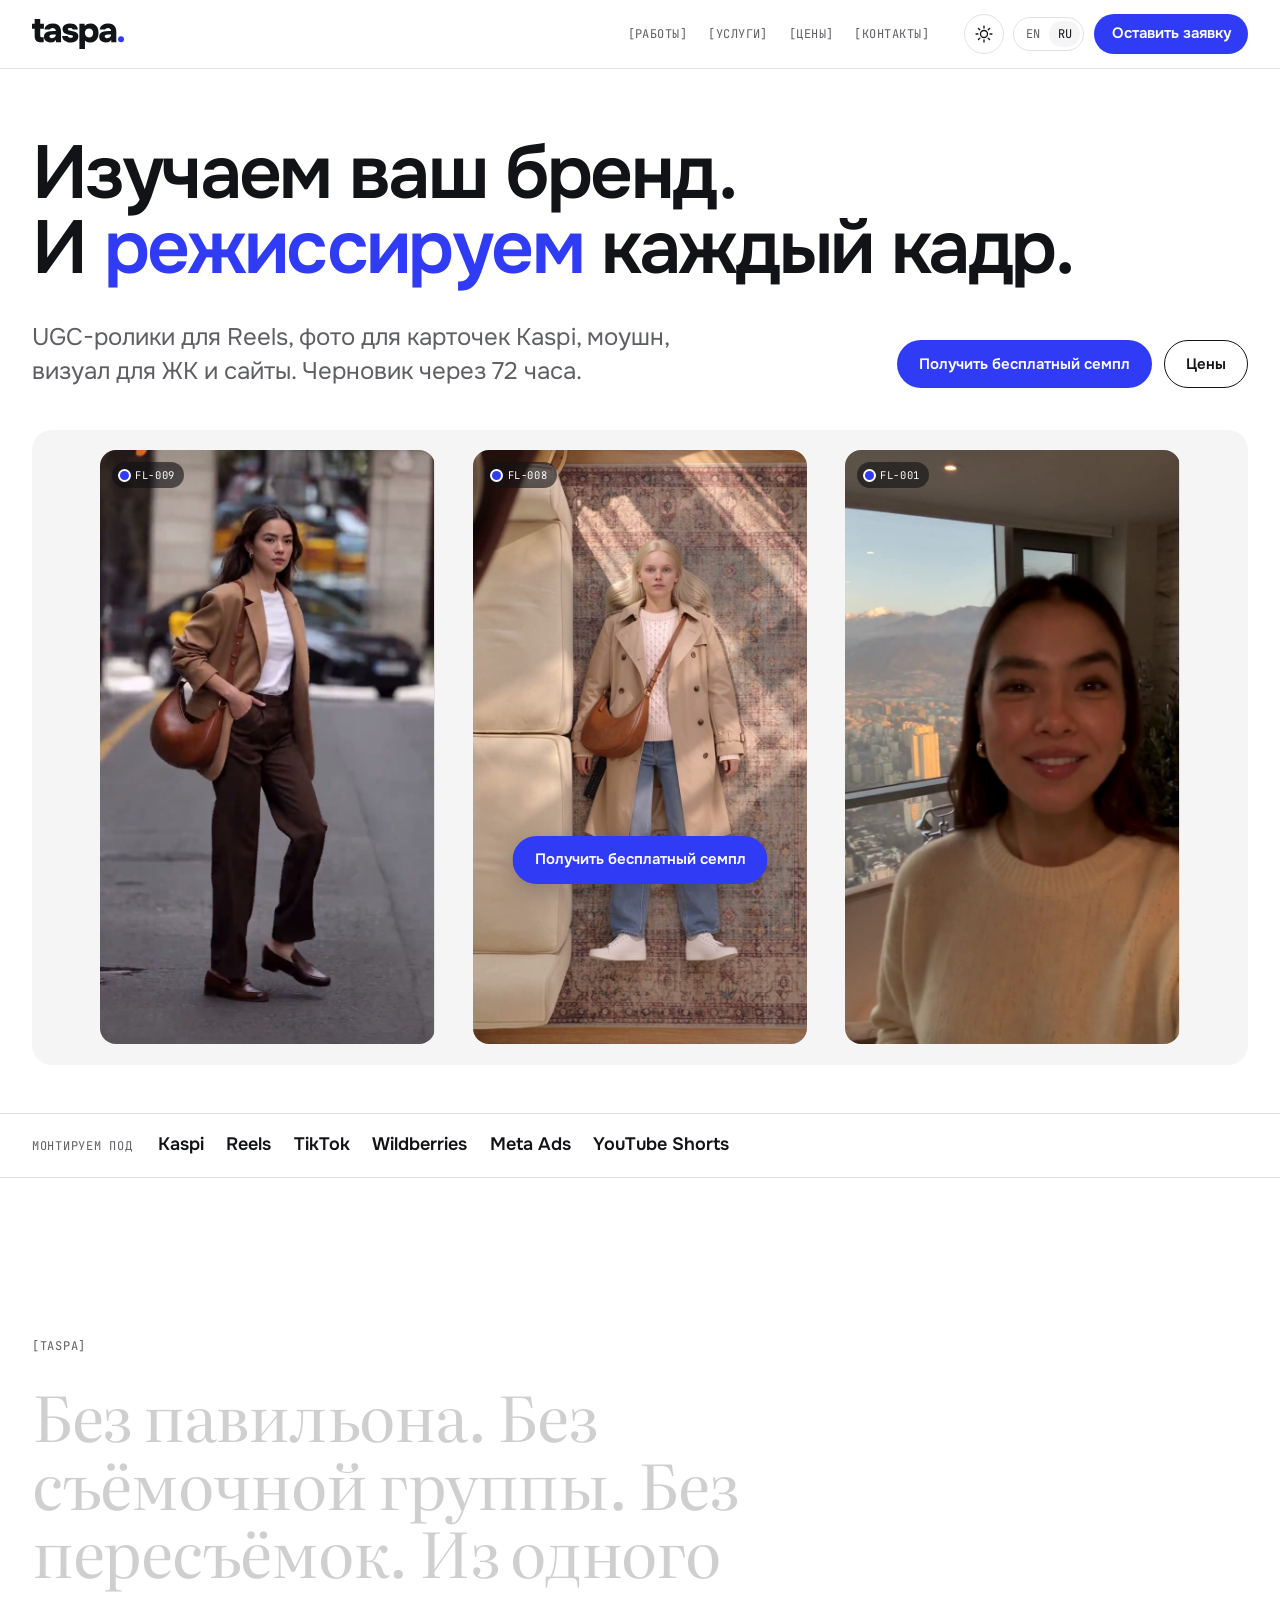
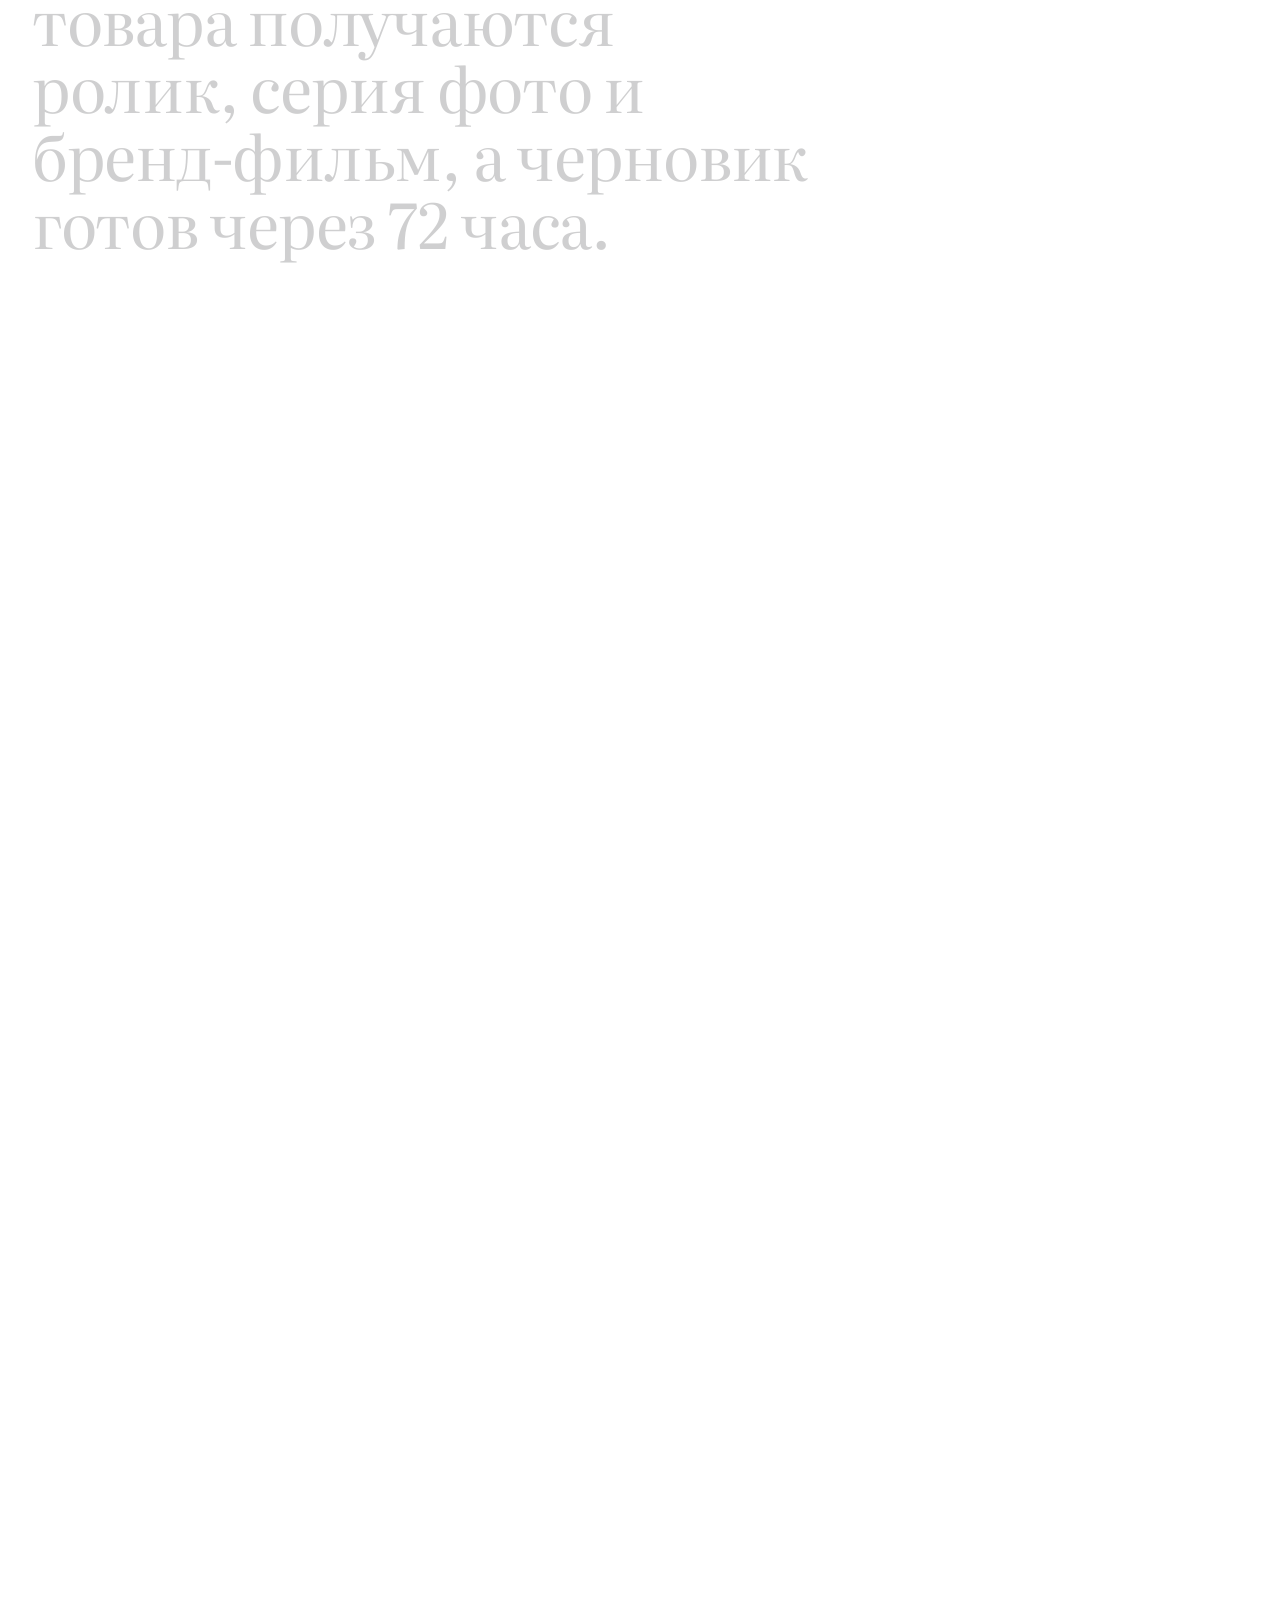
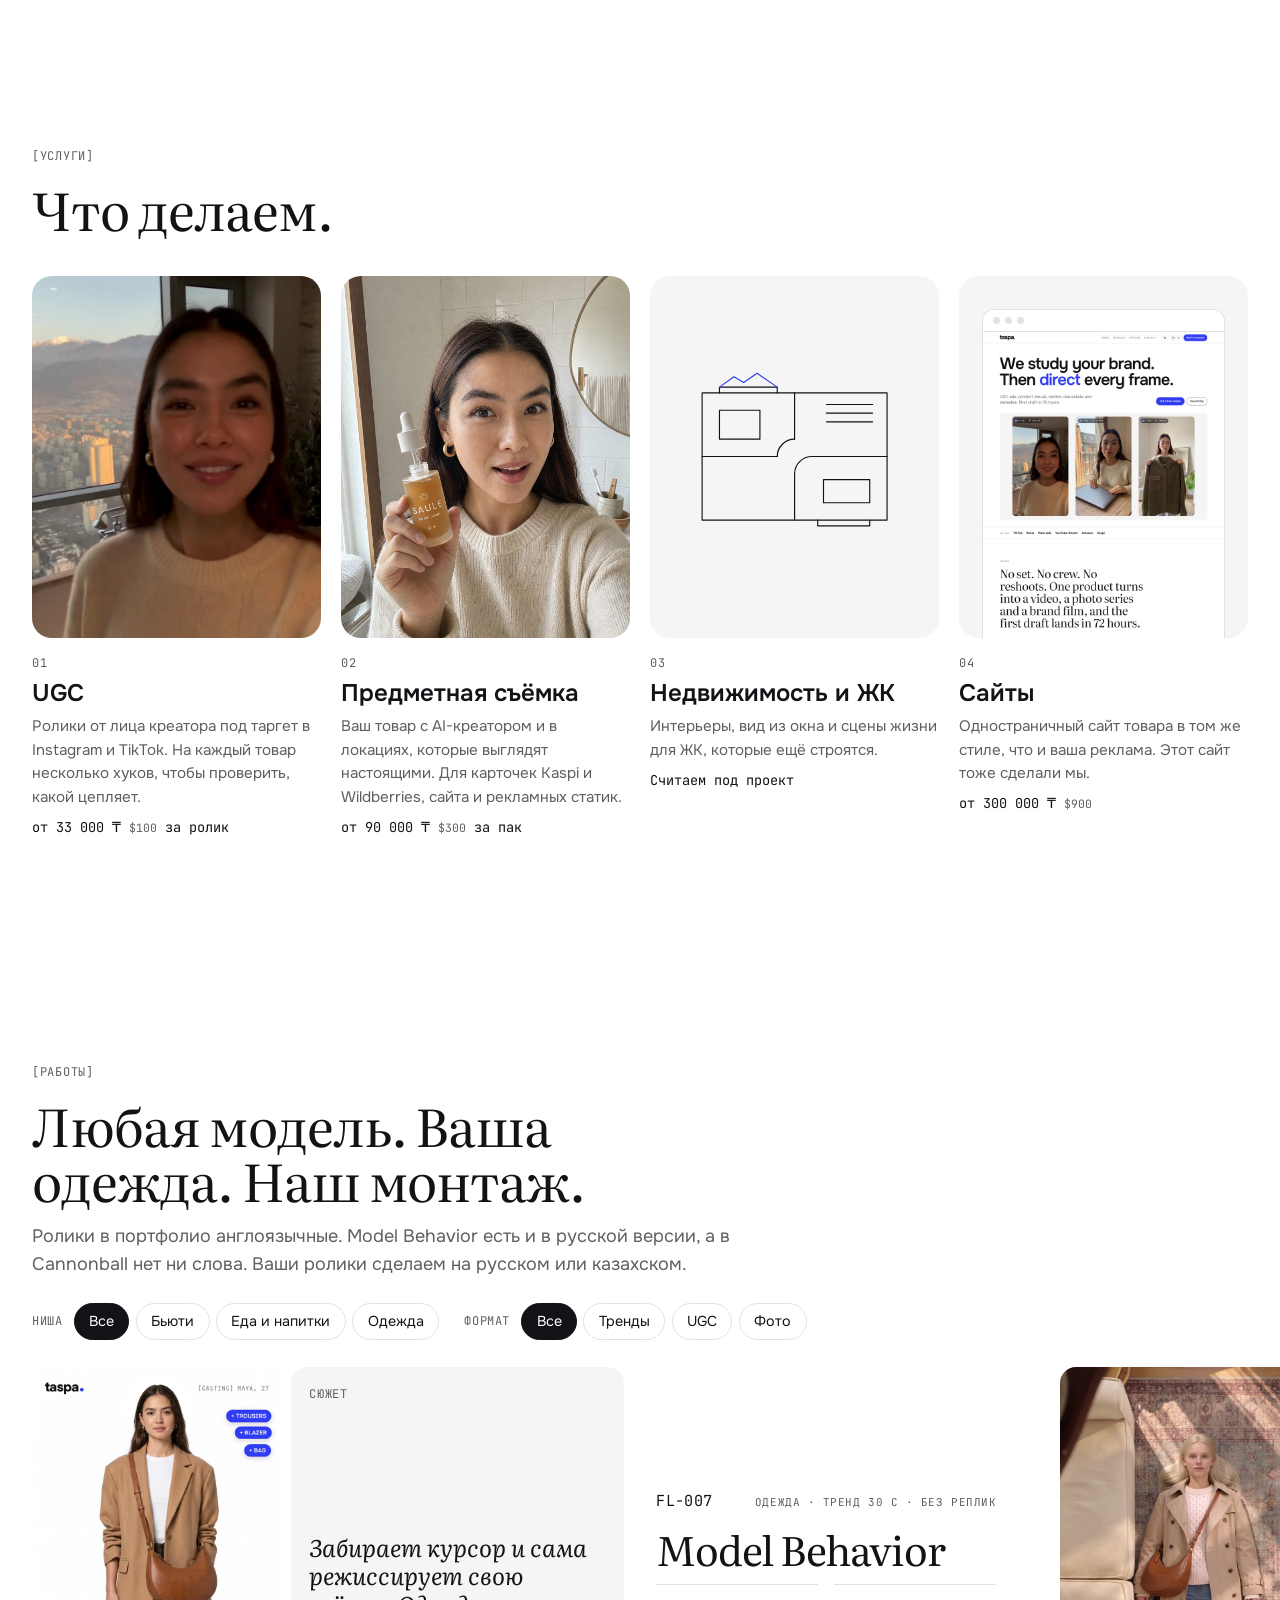
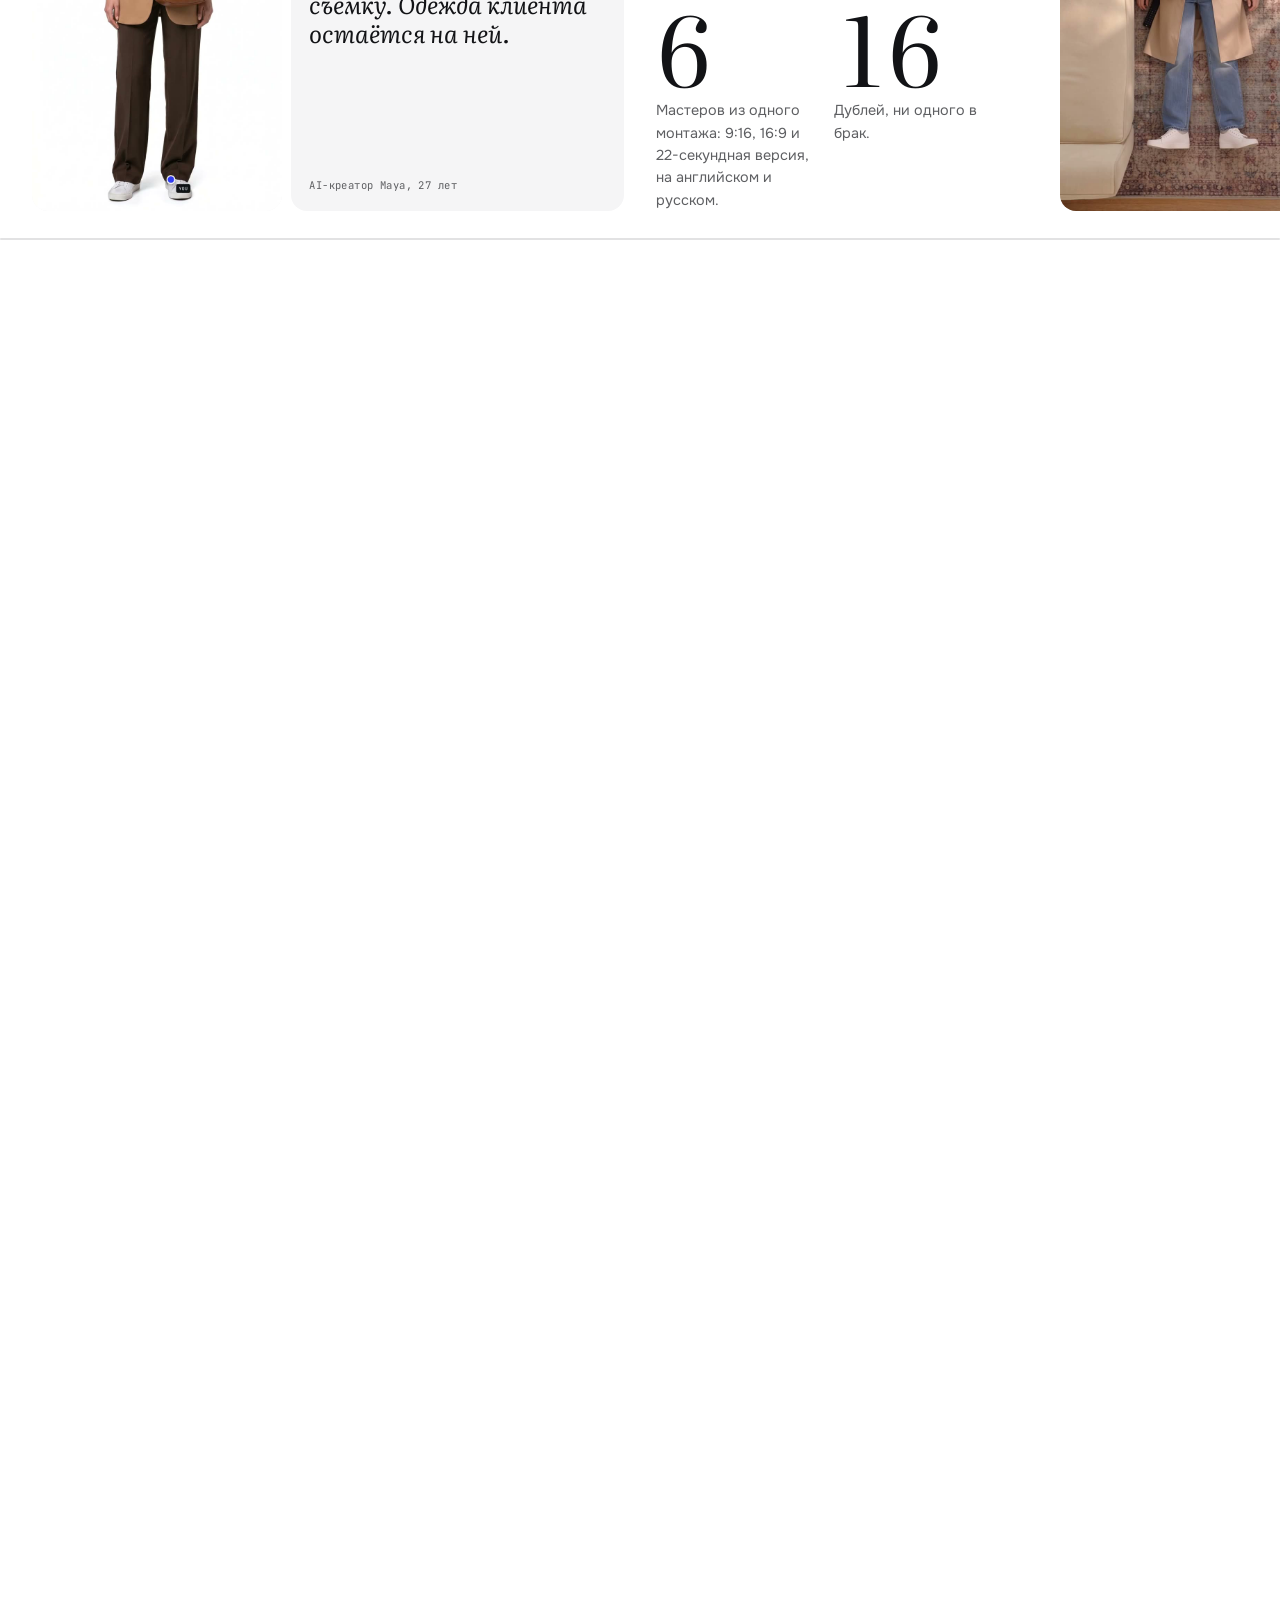
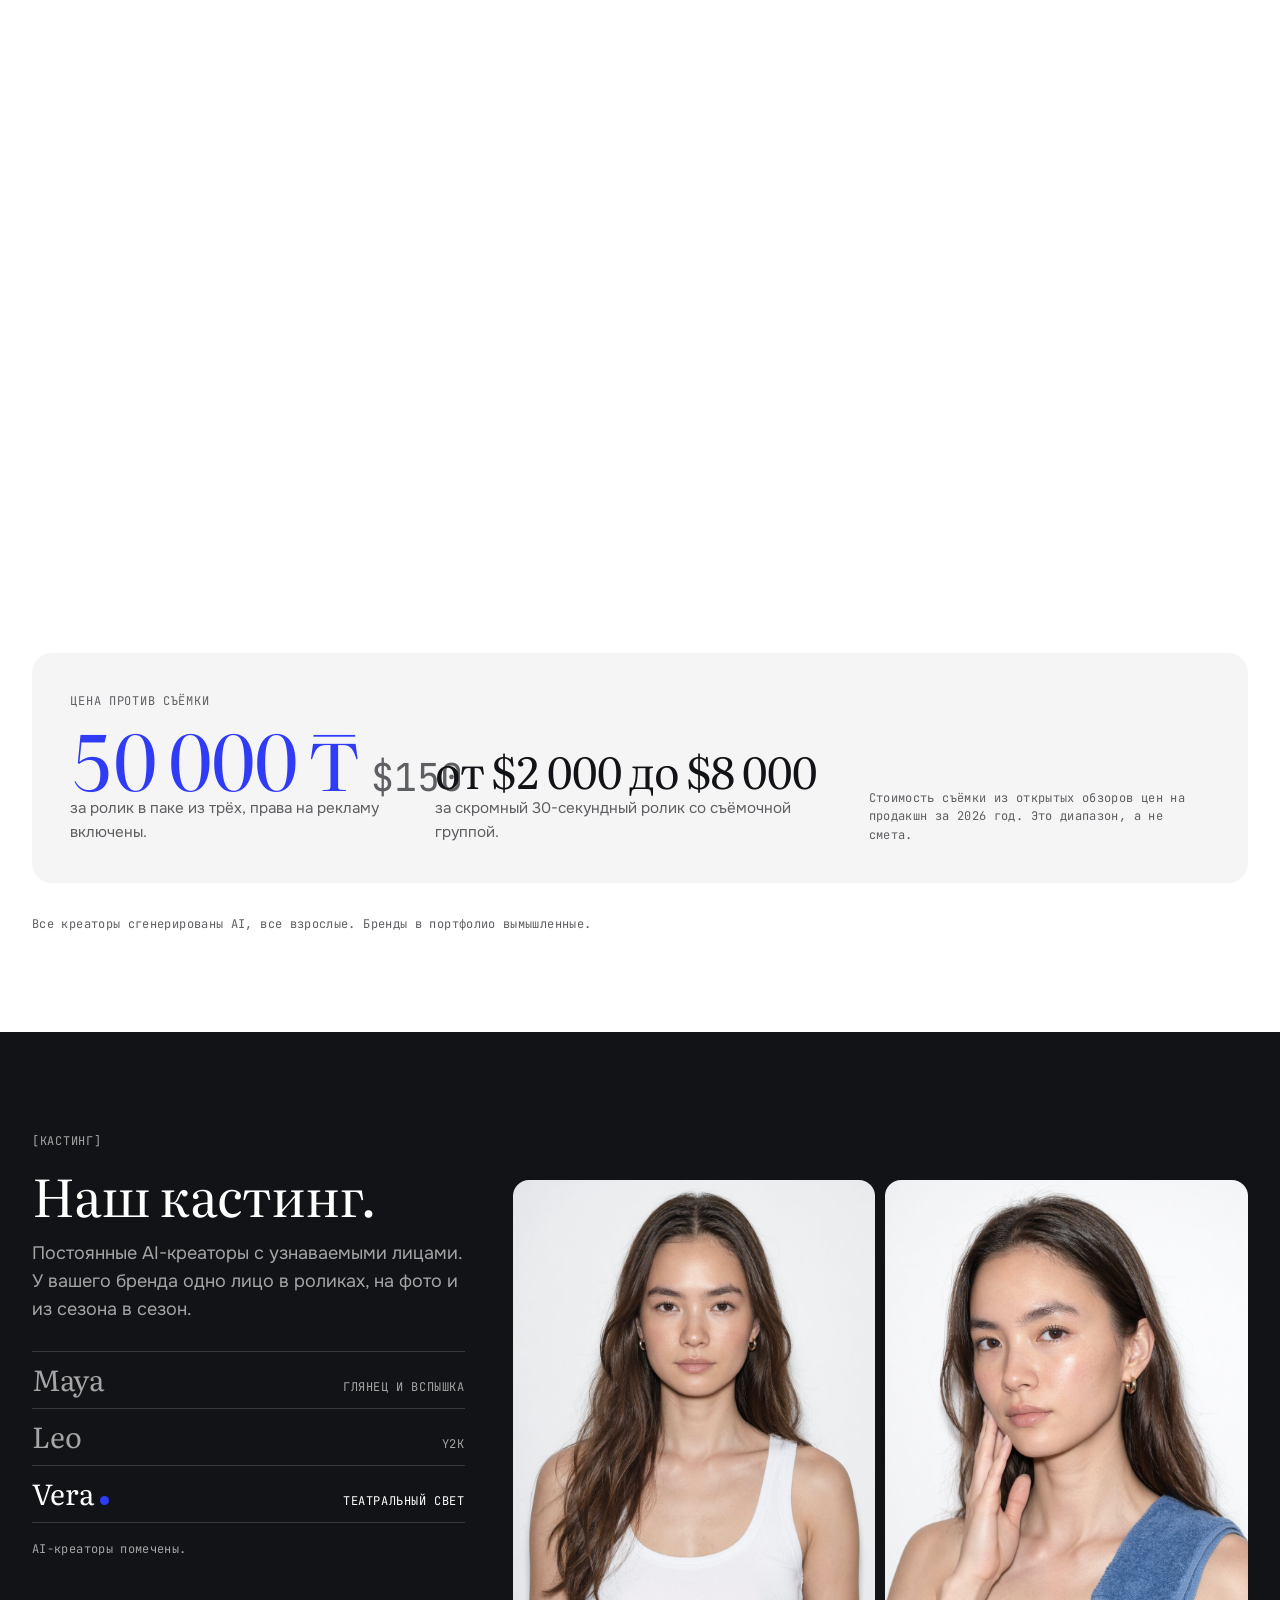
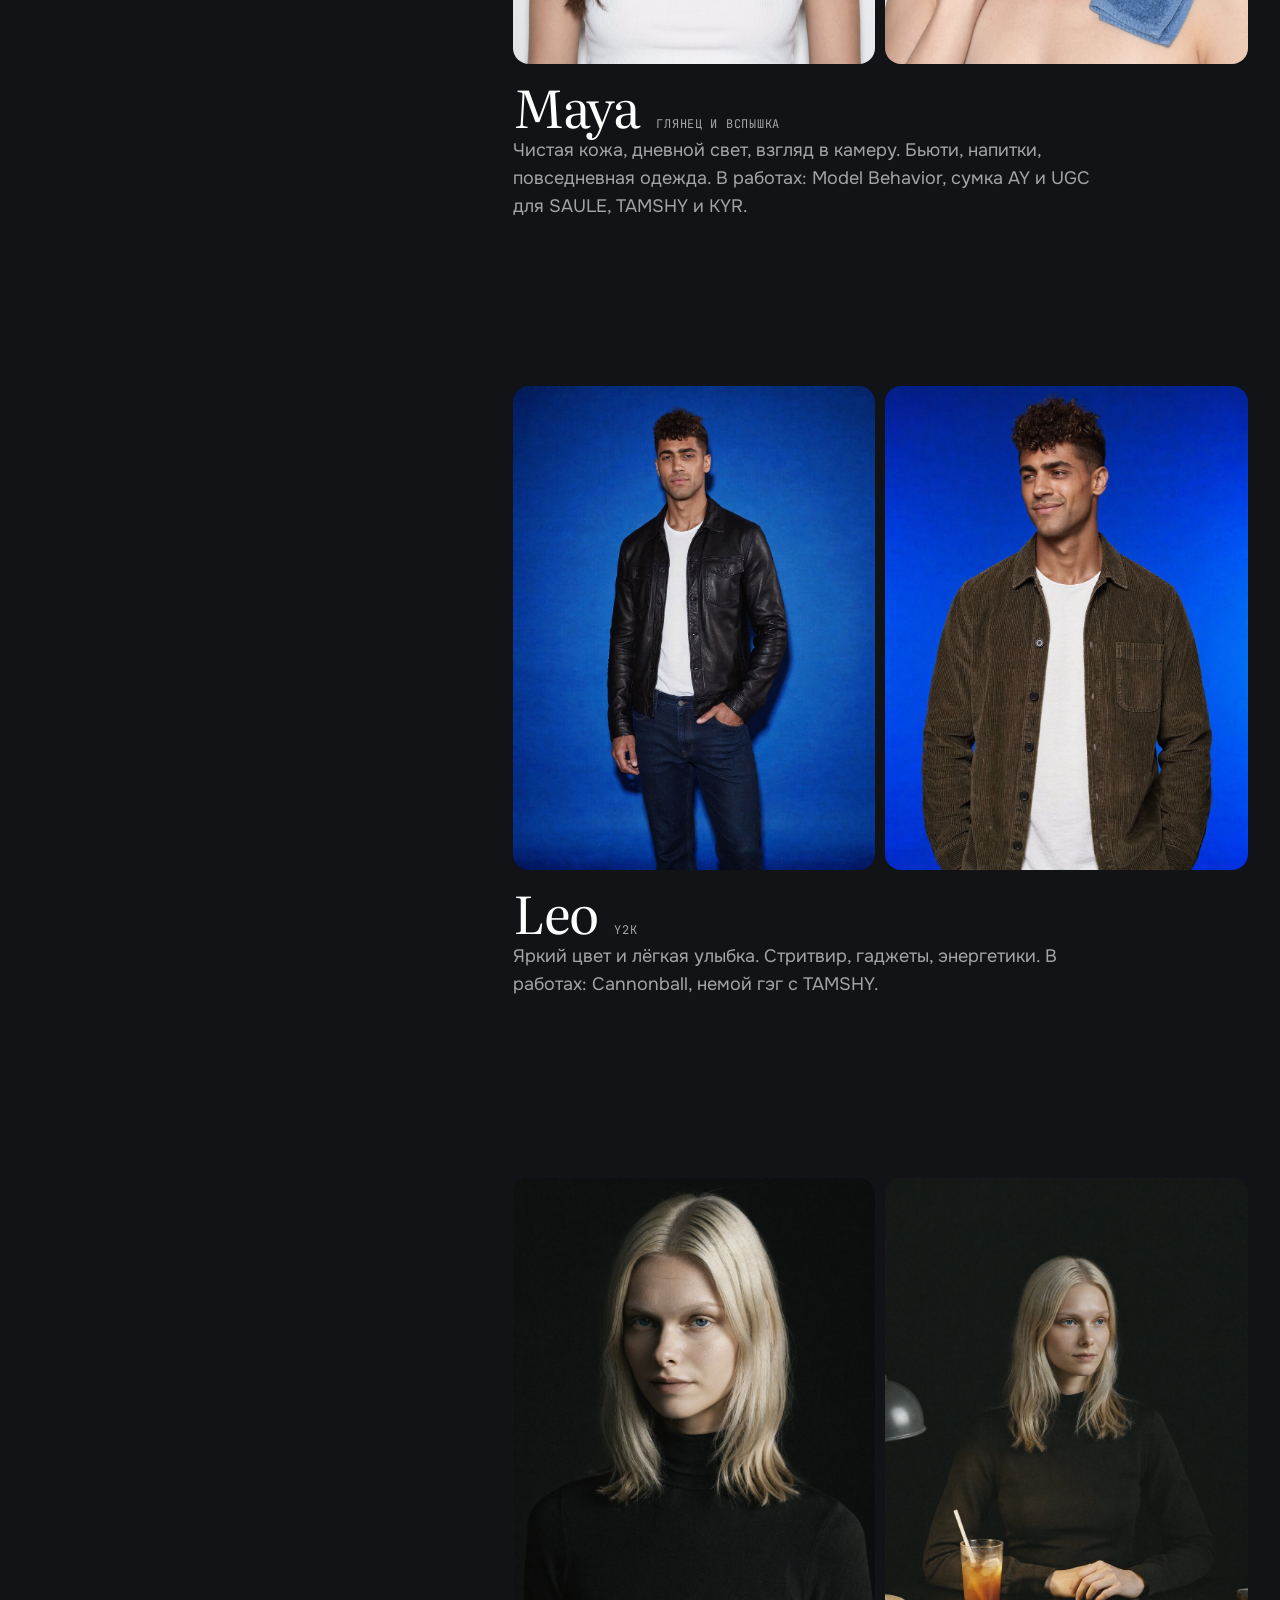
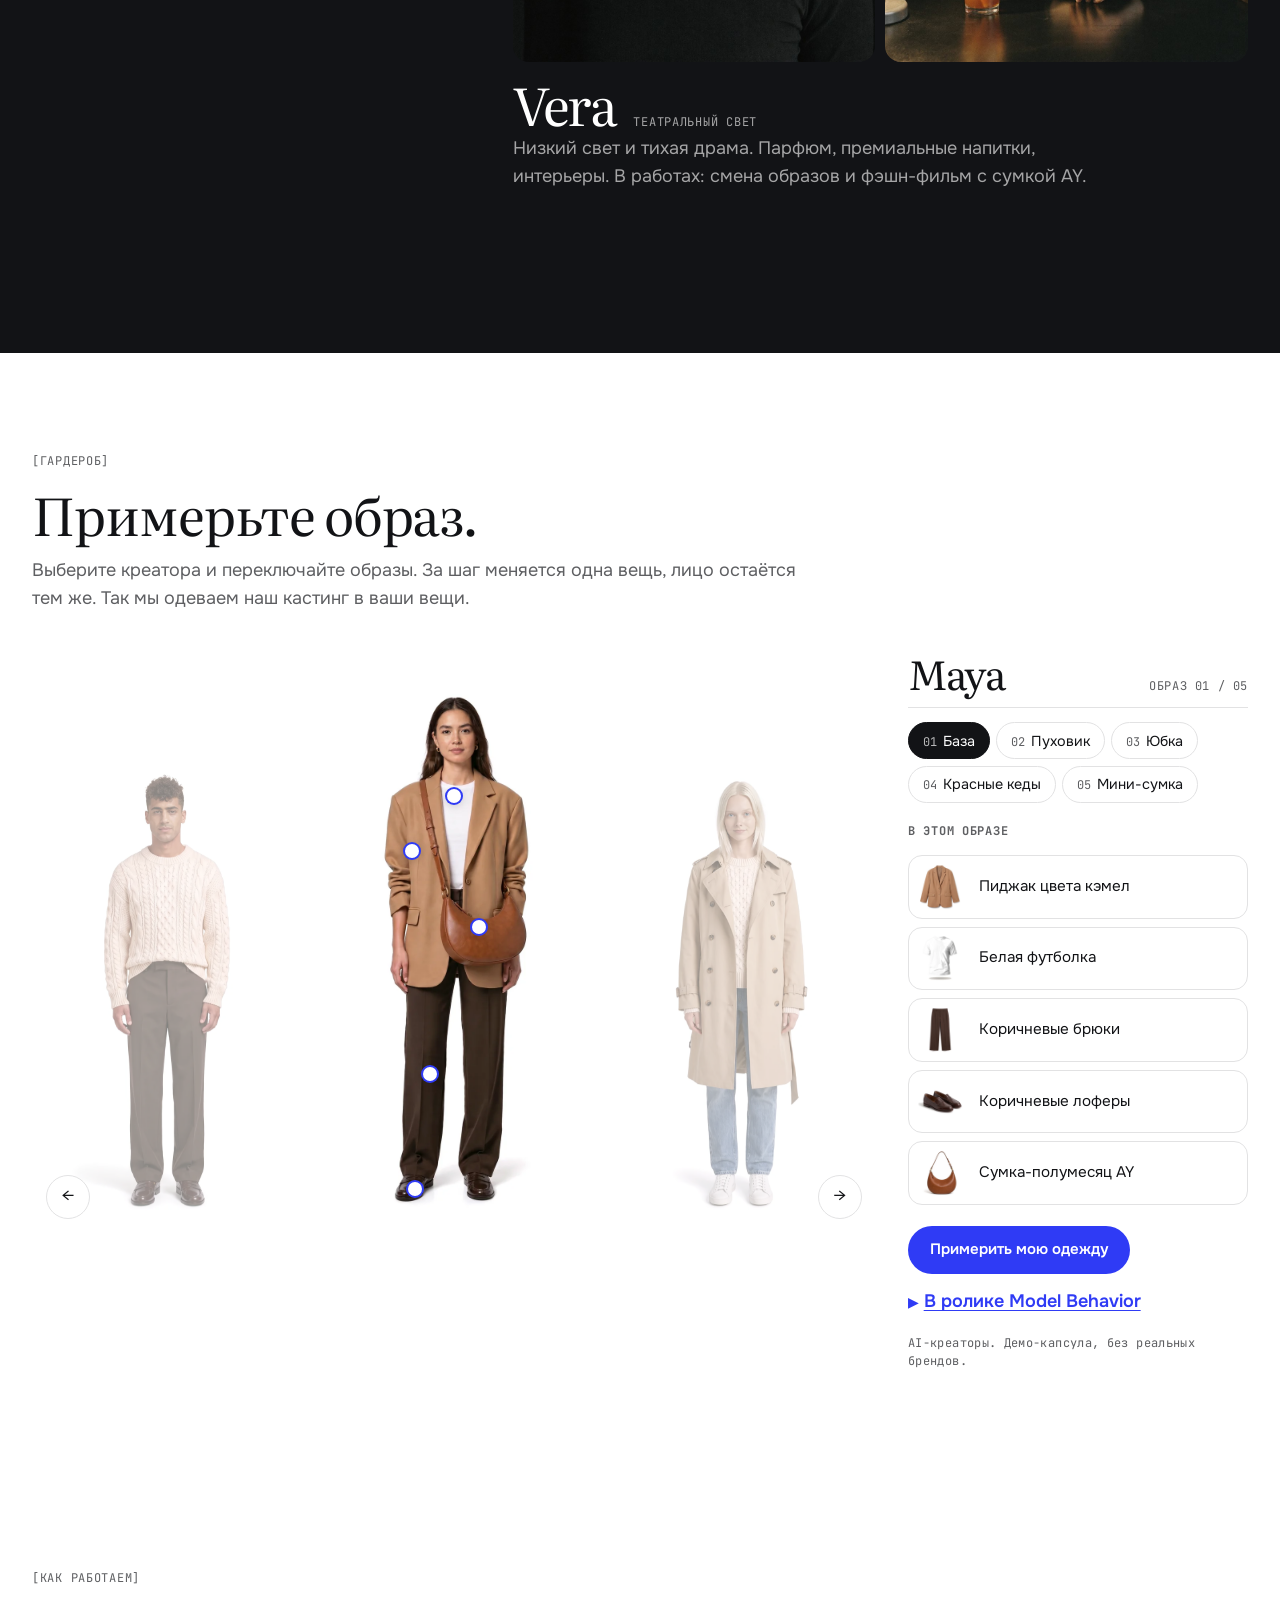
<file: ru/index.html>
<!doctype html>
<html lang="ru">
<head>
<meta charset="utf-8">
<meta name="viewport" content="width=device-width, initial-scale=1, viewport-fit=cover">
<title>Taspa Studio: UGC-ролики и предметная съёмка в Алматы</title>
<meta name="claude:viewport-fit-sides" content="cover">
<meta name="description" content="Изучаем ваш бренд и режиссируем каждый кадр. UGC-ролики для Reels, фото для карточек Kaspi, моушн, визуал для ЖК и сайты. Черновик через 72 часа, цены в тенге.">
<meta property="og:title" content="Taspa Studio: UGC-ролики, фото товара и сайты">
<meta property="og:description" content="Ролики для Reels и таргета, фото для карточек Kaspi и сайты. Черновик через 72 часа, первый хук на вашем товаре бесплатно.">
<meta property="og:image" content="https://softorture.github.io/taspa-site/assets/video/FL_MB_maya_modelbehavior.jpg">
<meta property="og:type" content="website">
<meta name="twitter:card" content="summary_large_image">
<link rel="preconnect" href="https://fonts.googleapis.com">
<link rel="preconnect" href="https://fonts.gstatic.com" crossorigin>
<link rel="preload" as="style" href="https://fonts.googleapis.com/css2?family=Onest:wght@400;600;800&family=Literata:ital,opsz,wght@0,7..72,400;1,7..72,400&family=JetBrains+Mono&display=swap" onload="this.onload=null;this.rel='stylesheet'">
<noscript><link rel="stylesheet" href="https://fonts.googleapis.com/css2?family=Onest:wght@400;600;800&family=Literata:ital,opsz,wght@0,7..72,400;1,7..72,400&family=JetBrains+Mono&display=swap"></noscript>
<link rel="icon" href="data:image/svg+xml,%3Csvg xmlns=%27http://www.w3.org/2000/svg%27 viewBox=%270 0 32 32%27%3E%3Ccircle cx=%2716%27 cy=%2716%27 r=%2712%27 fill=%27%232f3bf5%27/%3E%3C/svg%3E">
<link rel="preload" as="image" href="../assets/video/hero_loop_v02.jpg" media="(max-width: 719px)">
<link rel="stylesheet" href="../css/tokens.css">
<link rel="stylesheet" href="../css/style.css">
<script>(function(){var r=document.documentElement,m=null,s=null;try{m=localStorage.getItem("taspa-mode")}catch(e){}if(m==="black"||m==="blue")r.setAttribute("data-mode",m);try{s=sessionStorage.getItem("taspa-seen")}catch(e){}if(!s&&!(window.matchMedia&&matchMedia("(prefers-reduced-motion: reduce)").matches))r.classList.add("is-loading")})();</script>
<link rel="alternate" hreflang="en" href="../index.html">
</head>
<body>
<svg class="defs" aria-hidden="true" focusable="false"><defs><path id="mark-letters" transform="translate(-2.2,132.6)" d="M57.4 0Q43.8 0 34.9 -3.1Q26 -6.2 21.7 -13.9Q17.4 -21.6 17.4 -35.6V-77.2H2.2V-105.4H17.4V-132.6H49.2V-105.4H70.2V-77.2H49.2V-40.2Q49.2 -35 51 -31.7Q52.8 -28.4 60.2 -28.4H69.2V0ZM107.6 1.6Q100.2 1.6 93.6 -0.4Q87 -2.4 81.8 -6.4Q76.6 -10.4 73.6 -16.4Q70.6 -22.4 70.6 -30.4Q70.6 -41.8 75.3 -48.5Q80 -55.2 88.1 -58.5Q96.2 -61.8 106.6 -62.8Q117 -63.8 128.2 -63.8H138.2Q138.2 -68.8 136.3 -72.5Q134.4 -76.2 130.6 -78.4Q126.8 -80.6 121.2 -80.6Q117.2 -80.6 113.8 -79.5Q110.4 -78.4 108.1 -76.5Q105.8 -74.6 105.2 -71.8H73.4Q74.6 -81.2 79 -87.9Q83.4 -94.6 90.2 -98.8Q97 -103 105.3 -105.1Q113.6 -107.2 122.4 -107.2Q138 -107.2 148.1 -101.4Q158.2 -95.6 163.3 -84.4Q168.4 -73.2 168.4 -56.6V0H139.4L139.2 -13.8Q134.2 -6.2 127.8 -3Q121.4 0.2 115.8 0.9Q110.2 1.6 107.6 1.6ZM115.6 -23Q121.6 -23 126.8 -25.7Q132 -28.4 135.3 -32.7Q138.6 -37 138.6 -42V-43.6H117Q114.4 -43.6 111.6 -43.1Q108.8 -42.6 106.7 -41.5Q104.6 -40.4 103.3 -38.5Q102 -36.6 102 -33.4Q102 -30 103.8 -27.7Q105.6 -25.4 108.7 -24.2Q111.8 -23 115.6 -23ZM221.8 1.6Q214.2 1.6 206.3 -0.2Q198.4 -2 191.6 -6Q184.8 -10 180.2 -17Q175.6 -24 174 -34.6H206Q207.2 -31.4 209.7 -29.1Q212.2 -26.8 215.9 -25.7Q219.6 -24.6 223.4 -24.6Q226 -24.6 228.4 -25Q230.8 -25.4 232.7 -26.4Q234.6 -27.4 235.6 -28.9Q236.6 -30.4 236.6 -32.6Q236.6 -35.4 234.9 -36.9Q233.2 -38.4 230.2 -39.3Q227.2 -40.2 223.4 -41Q219.6 -42 215.5 -42.7Q211.4 -43.4 207.6 -44.4Q199.8 -46.2 192.8 -49.5Q185.8 -52.8 181.4 -58.9Q177 -65 177 -75.2Q177 -84 180.8 -90.2Q184.6 -96.4 191 -100.2Q197.4 -104 205.2 -105.7Q213 -107.4 220.8 -107.4Q231.8 -107.4 241.2 -103.9Q250.6 -100.4 256.9 -92.7Q263.2 -85 264.8 -72.6H234.2Q233.6 -76.6 229.6 -79Q225.6 -81.4 219.6 -81.4Q217.4 -81.4 215.2 -81Q213 -80.6 211.3 -79.8Q209.6 -79 208.5 -77.6Q207.4 -76.2 207.4 -74.2Q207.4 -72.8 208.4 -71.3Q209.4 -69.8 211.4 -68.7Q213.4 -67.6 216.4 -66.8Q222.6 -65.4 229.1 -64.2Q235.6 -63 241.4 -61.6Q247.8 -60 253.8 -57Q259.8 -54 263.7 -48.4Q267.6 -42.8 267.6 -33.2Q267.6 -23.2 263.5 -16.4Q259.4 -9.6 252.6 -5.8Q245.8 -2 237.8 -0.2Q229.8 1.6 221.8 1.6ZM273.4 39.8V-105.4H302.8L304.4 -93Q311.4 -100.8 319.3 -104.1Q327.2 -107.4 337 -107.4Q352.4 -107.4 362.6 -100.1Q372.8 -92.8 377.9 -80.6Q383 -68.4 383 -53Q383 -37.6 377.6 -25.2Q372.2 -12.8 361.6 -5.6Q351 1.6 335.4 1.6Q328.8 1.6 323 0Q317.2 -1.6 312.6 -4.2Q308 -6.8 305.2 -9.8V39.8ZM329.4 -27.2Q338.2 -27.2 343 -31Q347.8 -34.8 349.8 -40.6Q351.8 -46.4 351.8 -52.2Q351.8 -58.6 349.6 -64.7Q347.4 -70.8 342.4 -74.6Q337.4 -78.4 328.8 -78.4Q321 -78.4 315.7 -74.7Q310.4 -71 307.7 -65.2Q305 -59.4 305 -52.8Q305 -46.2 307.6 -40.4Q310.2 -34.6 315.6 -30.9Q321 -27.2 329.4 -27.2ZM423.8 1.6Q416.4 1.6 409.8 -0.4Q403.2 -2.4 398 -6.4Q392.8 -10.4 389.8 -16.4Q386.8 -22.4 386.8 -30.4Q386.8 -41.8 391.5 -48.5Q396.2 -55.2 404.3 -58.5Q412.4 -61.8 422.8 -62.8Q433.2 -63.8 444.4 -63.8H454.4Q454.4 -68.8 452.5 -72.5Q450.6 -76.2 446.8 -78.4Q443 -80.6 437.4 -80.6Q433.4 -80.6 430 -79.5Q426.6 -78.4 424.3 -76.5Q422 -74.6 421.4 -71.8H389.6Q390.8 -81.2 395.2 -87.9Q399.6 -94.6 406.4 -98.8Q413.2 -103 421.5 -105.1Q429.8 -107.2 438.6 -107.2Q454.2 -107.2 464.3 -101.4Q474.4 -95.6 479.5 -84.4Q484.6 -73.2 484.6 -56.6V0H455.6L455.4 -13.8Q450.4 -6.2 444 -3Q437.6 0.2 432 0.9Q426.4 1.6 423.8 1.6ZM431.8 -23Q437.8 -23 443 -25.7Q448.2 -28.4 451.5 -32.7Q454.8 -37 454.8 -42V-43.6H433.2Q430.6 -43.6 427.8 -43.1Q425 -42.6 422.9 -41.5Q420.8 -40.4 419.5 -38.5Q418.2 -36.6 418.2 -33.4Q418.2 -30 420 -27.7Q421.8 -25.4 424.9 -24.2Q428 -23 431.8 -23Z"/></defs></svg>

<div class="loader" aria-hidden="true"><svg class="mark" viewBox="0 0 526.4 172.4"><use class="mark-fg" href="#mark-letters"/><circle class="mark-dot rec-live" cx="509.4" cy="115.6" r="17"/></svg></div>

<a class="skip" href="#main">Перейти к содержанию</a>

<header class="site-header">
  <div class="wrap bar">
    <a class="logo" href="#top" aria-label="Taspa, наверх"><svg class="mark" viewBox="0 0 526.4 172.4" aria-hidden="true"><use class="mark-fg" href="#mark-letters"/><circle class="mark-dot" cx="509.4" cy="115.6" r="17"/></svg></a>
    <nav class="nav" aria-label="Разделы">
      <ul class="nav-list">
        <li class="nav-item">
          <a class="nav-link" href="#work">[РАБОТЫ]</a>
          <div class="mega">
            <div class="wrap mega-in">
              <ul class="mega-links">
                <li><a href="#work">Кейсы</a></li>
                <li><a href="#cast">Наш кастинг</a></li>
                <li><a href="#process">Как мы работаем</a></li>
              </ul>
              <p class="mega-note">Вымышленные бренды, трое креаторов, трендовые форматы и UGC.</p>
              <img class="mega-thumb" src="../assets/video/FL_MB_maya_modelbehavior.jpg" alt="" loading="lazy" width="720" height="1280">
            </div>
          </div>
        </li>
        <li class="nav-item">
          <a class="nav-link" href="#services">[УСЛУГИ]</a>
          <div class="mega">
            <div class="wrap mega-in">
              <ul class="mega-links">
                <li><a href="#dir-ugc">UGC</a></li>
                <li><a href="#dir-product">Предметная съёмка</a></li>
                <li><a href="#dir-estate">Недвижимость и ЖК</a></li>
                <li><a href="#dir-web">Сайты</a></li>
              </ul>
              <p class="mega-note">Четыре направления, один подход: сначала разбор, потом кадры.</p>
              <img class="mega-thumb" src="../assets/photo/FL_32_maya_tamshy.jpg" alt="" loading="lazy" width="1075" height="1440">
            </div>
          </div>
        </li>
        <li class="nav-item">
          <a class="nav-link" href="#pricing">[ЦЕНЫ]</a>
          <div class="mega">
            <div class="wrap mega-in">
              <ul class="mega-links">
                <li><a href="#pricing">Калькулятор</a></li>
                <li><a href="#packs">Паки</a></li>
                <li><a href="#compare">Сравнение</a></li>
              </ul>
              <p class="mega-note">Цены на сайте. Чем больше роликов, тем дешевле каждый.</p>
              <span class="mega-num" aria-hidden="true">50&nbsp;000&nbsp;₸ <span class="usd">$150</span></span>
            </div>
          </div>
        </li>
        <li class="nav-item">
          <a class="nav-link" href="#contact">[КОНТАКТЫ]</a>
          <div class="mega">
            <div class="wrap mega-in">
              <ul class="mega-links">
                <li><a href="#contact">Оставить заявку</a></li>
                <li><a href="#sample">Бесплатный семпл</a></li>
                <li><a href="#faq">Частые вопросы</a></li>
              </ul>
              <p class="mega-note">Студия Taspa, Алматы. Ответьте на четыре коротких вопроса, дальше мы сами.</p>
              <span class="mega-num" aria-hidden="true">GMT+5</span>
            </div>
          </div>
        </li>
      </ul>
    </nav>
    <div class="header-tools">
      <button class="theme-btn" type="button" data-theme-cycle aria-label="Тема: Светлая. Следующая: Тёмная" title="Тема: Светлая">
        <svg class="ic ic-sun" viewBox="0 0 24 24" aria-hidden="true"><circle cx="12" cy="12" r="4.2"/><path d="M12 2.5v2.3M12 19.2v2.3M2.5 12h2.3M19.2 12h2.3M5.3 5.3l1.6 1.6M17.1 17.1l1.6 1.6M5.3 18.7l1.6-1.6M17.1 6.9l1.6-1.6"/></svg>
        <svg class="ic ic-moon" viewBox="0 0 24 24" aria-hidden="true"><path d="M19.5 14.6A7.8 7.8 0 1 1 9.4 4.5a6.2 6.2 0 0 0 10.1 10.1z"/><path class="star" d="M17.2 3.2l.6 1.5 1.5.6-1.5.6-.6 1.5-.6-1.5-1.5-.6 1.5-.6z"/></svg>
        <svg class="ic ic-rec" viewBox="0 0 24 24" aria-hidden="true"><circle class="ring" cx="12" cy="12" r="8.6"/><circle class="core" cx="12" cy="12" r="4.4"/></svg>
      </button>
      <div class="lang" aria-label="Язык"><a href="../index.html" hreflang="en" lang="en">EN</a><span aria-current="true">RU</span></div>
      <button class="btn btn-primary btn-sm" type="button" data-open-wizard>Оставить заявку</button>
      <button class="menu-btn" type="button" aria-expanded="false" aria-controls="menu" aria-label="Открыть меню"><i></i><i></i></button>
    </div>
  </div>
</header>

<div class="menu" id="menu" hidden>
  <nav class="wrap menu-in" aria-label="Меню">
    <ul class="menu-main">
      <li><a href="#work">Работы</a><span><a href="#cast">Наш кастинг</a><a href="#process">Как мы работаем</a></span></li>
      <li><a href="#services">Услуги</a><span><a href="#dir-ugc">UGC</a><a href="#dir-product">Предметная съёмка</a><a href="#dir-estate">Недвижимость</a><a href="#dir-web">Сайты</a></span></li>
      <li><a href="#pricing">Цены</a><span><a href="#packs">Паки</a><a href="#compare">Сравнение</a></span></li>
      <li><a href="#contact">Контакты</a><span><a href="#sample">Бесплатный семпл</a><a href="#faq">Вопросы</a></span></li>
    </ul>
    <div class="menu-tools">
      <button class="btn btn-primary" type="button" data-open-wizard>Оставить заявку</button>
      <a class="btn btn-ghost" href="../index.html" hreflang="en" lang="en">English version</a>
    </div>
  </nav>
</div>

<main id="main">

  <section class="hero" id="top" aria-labelledby="hero-title">
    <div class="wrap">
      <h1 class="hero-title" id="hero-title" data-split>Изучаем ваш бренд. <br class="br-wide">И <em>режиссируем</em> каждый кадр.</h1>
      <div class="hero-row">
        <p class="hero-sub" data-reveal>UGC-ролики для Reels, фото для карточек Kaspi, моушн, визуал для ЖК и сайты. Черновик через 72&nbsp;часа.</p>
        <div class="hero-actions" data-reveal style="--i:1">
          <a class="btn btn-primary" href="#sample"><span class="lbl-long">Получить бесплатный семпл</span><span class="lbl-short">Бесплатный семпл</span></a>
          <a class="btn btn-ghost" href="#pricing">Цены</a>
        </div>
      </div>
      <!-- Шоурил: когда появится assets/video/showreel_loop.mp4, поставить data-showreel="../assets/video/showreel_loop.mp4" у блока ниже. Пусто = три ролика: FL-009 (Maya), FL-008 (Vera), FL-001 (Maya). -->
      <div class="stage" data-showreel="" data-reveal style="--i:2">
        <div class="stage-reels">
          <figure class="reel"><video muted loop playsinline preload="none" disablepictureinpicture controlslist="nodownload" data-poster="../assets/video/FL_ST_maya_ay_streetstyle.jpg" data-src="../assets/video/FL_ST_maya_ay_streetstyle.mp4" aria-label="Maya, ролик FL-009, без звука"></video><span class="rec"><b class="rec-live"></b>FL-009</span></figure>
          <figure class="reel"><video muted loop playsinline preload="none" disablepictureinpicture controlslist="nodownload" data-poster="../assets/video/FL_RUG_vera_ay_rugside.jpg" data-src="../assets/video/FL_RUG_vera_ay_rugside.mp4" aria-label="Vera, ролик FL-008, без звука"></video><span class="rec"><b class="rec-live"></b>FL-008</span></figure>
          <figure class="reel"><video muted loop playsinline preload="none" disablepictureinpicture controlslist="nodownload" data-poster="../assets/video/FL_V1_maya_saule.jpg" data-src="../assets/video/FL_V1_maya_saule.mp4" aria-label="Maya, ролик FL-001, без звука"></video><span class="rec"><b class="rec-live"></b>FL-001</span></figure>
        </div>
        <div class="stage-mobile">
          <figure class="reel"><video muted loop playsinline preload="none" disablepictureinpicture controlslist="nodownload" poster="../assets/video/hero_loop_v02.jpg" data-src="../assets/video/hero_loop_v02.mp4" aria-label="Maya и Vera, ролики с FL-001 по FL-010, без звука"></video><span class="rec"><b class="rec-live"></b>FL-001 / 010</span></figure>
        </div>
      </div>
    </div>
    <div class="platforms">
      <div class="wrap">
        <p class="label">Монтируем под</p>
        <ul>
          <li>Kaspi</li><li>Reels</li><li>TikTok</li><li>Wildberries</li><li>Meta Ads</li><li>YouTube Shorts</li>
        </ul>
      </div>
    </div>
  </section>

  <section class="manifesto" aria-label="Манифест">
    <div class="manifesto-pin">
      <div class="wrap">
        <span class="label">[TASPA]</span>
        <p data-manifesto>Без павильона. Без съёмочной группы. Без пересъёмок. Из одного товара получаются ролик, серия фото и бренд-фильм, а черновик готов через 72&nbsp;часа.</p>
      </div>
    </div>
  </section>

  <section class="section" id="services" aria-labelledby="services-title">
    <div class="wrap">
      <div class="section-head" data-reveal>
        <span class="label">[УСЛУГИ]</span>
        <h2 class="h2" id="services-title">Что делаем.</h2>
      </div>
      <div class="dirs" data-reveal-group>
        <article class="dir" id="dir-ugc" data-reveal data-preview="video" data-src="../assets/video/FL_V1_maya_saule.mp4">
          <div class="dir-media"><img src="../assets/video/FL_V1_maya_saule.jpg" alt="Кадр из UGC-ролика: Maya с флаконом сыворотки" loading="lazy" width="720" height="1280"></div>
          <div class="dir-body">
            <span class="dir-num">01</span>
            <h3>UGC</h3>
            <p>Ролики от лица креатора под таргет в Instagram и TikTok. На каждый товар несколько хуков, чтобы проверить, какой цепляет.</p>
            <span class="from">от 33&nbsp;000&nbsp;₸ <span class="usd">$100</span> за ролик</span>
          </div>
        </article>
        <article class="dir" id="dir-product" data-reveal data-preview="photos">
          <div class="dir-media">
            <img src="../assets/photo/FL_31_maya_saule.jpg" alt="Фото товара: Maya с флаконом сыворотки SAULE" loading="lazy" width="1075" height="1440">
            <img class="alt" data-src="../assets/photo/FL_32_maya_tamshy.jpg" alt="" width="1075" height="1440">
            <img class="alt" data-src="../assets/photo/FL_33_maya_overshirt.jpg" alt="" width="1075" height="1440">
          </div>
          <div class="dir-body">
            <span class="dir-num">02</span>
            <h3>Предметная съёмка</h3>
            <p>Ваш товар с AI-креатором и в локациях, которые выглядят настоящими. Для карточек Kaspi и Wildberries, сайта и рекламных статик.</p>
            <span class="from">от 90&nbsp;000&nbsp;₸ <span class="usd">$300</span> за пак</span>
          </div>
        </article>
        <article class="dir" id="dir-estate" data-reveal data-preview="draw">
          <div class="dir-media dir-plan">
            <svg viewBox="0 0 400 300" role="img" aria-label="Линейный план квартиры, из окна вид на горы">
              <g class="plan">
                <path pathLength="1" d="M40 40H360V260H40Z"/>
                <path pathLength="1" d="M40 150H170M230 150H360M200 40V120M200 180V260"/>
                <path pathLength="1" d="M170 150a30 30 0 0 1 30 -30M230 150a30 30 0 0 0 -30 30"/>
                <path pathLength="1" d="M70 40V30H170V40M240 260V270H330V260"/>
                <path pathLength="1" d="M70 70h70v50h-70zM250 190h80v40h-80zM255 60h80M255 75h80M255 90h80"/>
                <path class="view" pathLength="1" d="M70 30L95 12L112 22L135 6L170 30"/>
              </g>
            </svg>
          </div>
          <div class="dir-body">
            <span class="dir-num">03</span>
            <h3>Недвижимость и ЖК</h3>
            <p>Интерьеры, вид из окна и сцены жизни для ЖК, которые ещё строятся.</p>
            <span class="from">Считаем под проект</span>
          </div>
        </article>
        <article class="dir" id="dir-web" data-reveal data-preview="scroll">
          <div class="dir-media dir-browser">
            <div class="browser"><span class="browser-bar" aria-hidden="true"><i></i><i></i><i></i></span><div class="browser-view"><img src="../assets/photo/site_v3_screen.jpg" alt="Экран этого сайта, его сделали в Taspa" loading="lazy" width="720" height="1600"></div></div>
          </div>
          <div class="dir-body">
            <span class="dir-num">04</span>
            <h3>Сайты</h3>
            <p>Одностраничный сайт товара в том же стиле, что и ваша реклама. Этот сайт тоже сделали мы.</p>
            <span class="from">от 300&nbsp;000&nbsp;₸ <span class="usd">$900</span></span>
          </div>
        </article>
      </div>
    </div>
  </section>

  <section class="work" id="work" aria-labelledby="work-title">
    <div class="work-scroll">
    <div class="work-pin">
      <div class="wrap work-head">
        <div class="work-title" data-reveal>
          <span class="label">[РАБОТЫ]</span>
          <h2 class="h2" id="work-title">Любая модель. Ваша одежда. Наш монтаж.</h2>
          <p class="work-lead">Ролики в портфолио англоязычные. Model Behavior есть и в русской версии, а в Cannonball нет ни слова. Ваши ролики сделаем на русском или казахском.</p>
        </div>
        <div class="filters" role="group" aria-label="Фильтр работ">
          <div class="filter-group">
            <span>Ниша</span>
            <button class="chip" type="button" data-group="niche" data-value="all" aria-pressed="true">Все</button>
            <button class="chip" type="button" data-group="niche" data-value="beauty" aria-pressed="false">Бьюти</button>
            <button class="chip" type="button" data-group="niche" data-value="drink" aria-pressed="false">Еда и напитки</button>
            <button class="chip" type="button" data-group="niche" data-value="fashion" aria-pressed="false">Одежда</button>
          </div>
          <div class="filter-group">
            <span>Формат</span>
            <button class="chip" type="button" data-group="format" data-value="all" aria-pressed="true">Все</button>
            <button class="chip" type="button" data-group="format" data-value="trend" aria-pressed="false">Тренды</button>
            <button class="chip" type="button" data-group="format" data-value="ugc" aria-pressed="false">UGC</button>
            <button class="chip" type="button" data-group="format" data-value="photo" aria-pressed="false">Фото</button>
          </div>
        </div>
      </div>
      <div class="work-viewport">
        <ol class="work-track">
          <li class="case" data-niche="fashion">
            <div class="case-frames">
              <button class="frame frame-video" type="button" data-format="trend" data-type="video" data-src="../assets/video/FL_MB_maya_modelbehavior.mp4" data-poster="../assets/video/FL_MB_maya_modelbehavior.jpg" data-caption="<span>FL-007 · Model Behavior · тренд 9:16, 30 с</span><span>AI-креатор Maya, 27 лет</span>" aria-label="Смотреть со звуком: FL-007, Model Behavior">
                <img src="../assets/video/FL_MB_maya_modelbehavior.jpg" alt="Maya в полный рост на белом фоне: пиджак цвета кэмел, коричневые брюки, сумка-полумесяц коньячного цвета, на экране плашки вещей и курсор" loading="lazy" width="720" height="1280">
                <span class="play">Смотреть со звуком</span>
              </button>
              <div class="frame frame-hook"><span class="label">Сюжет</span><p>Забирает курсор и сама режиссирует свою съёмку. Одежда клиента остаётся на ней.</p><span class="creator">AI-креатор Maya, 27 лет</span></div>
            </div>
            <div class="case-info">
              <div class="case-top"><span class="code">FL-007</span><span class="tags">Одежда · Тренд 30 с · Без реплик</span></div>
              <h3 class="case-title">Model Behavior</h3>
              <div class="case-stats">
                <div class="stat"><span class="num" data-count="6"><span class="n">6</span></span><p>Мастеров из одного монтажа: 9:16, 16:9 и 22-секундная версия, на английском и русском.</p></div>
                <div class="stat"><span class="num" data-count="16"><span class="n">16</span></span><p>Дублей, ни одного в брак.</p></div>
              </div>
            </div>
          </li>
          <li class="case" data-niche="fashion">
            <div class="case-frames">
              <button class="frame frame-video" type="button" data-format="trend" data-type="video" data-src="../assets/video/FL_RUG_vera_ay_rugside.mp4" data-poster="../assets/video/FL_RUG_vera_ay_rugside.jpg" data-caption="<span>FL-008 · сумка-полумесяц AY · смена образов 9:16, 15 с</span><span>AI-креатор Vera, 25 лет</span>" aria-label="Смотреть со звуком: FL-008, сумка-полумесяц AY, смена образов">
                <img src="../assets/video/FL_RUG_vera_ay_rugside.jpg" alt="Vera лежит на ковре, съёмка сверху: бежевый тренч, джинсы и сумка-полумесяц коньячного цвета" loading="lazy" width="720" height="1280">
                <span class="play">Смотреть со звуком</span>
              </button>
              <button class="frame frame-video" type="button" data-format="trend" data-type="video" data-src="../assets/video/FL_ST_maya_ay_streetstyle.mp4" data-poster="../assets/video/FL_ST_maya_ay_streetstyle.jpg" data-caption="<span>FL-009 · сумка-полумесяц AY · стритстайл 9:16, 6 с</span><span>AI-креатор Maya, 27 лет</span>" aria-label="Смотреть со звуком: FL-009, сумка-полумесяц AY, стритстайл">
                <img src="../assets/video/FL_ST_maya_ay_streetstyle.jpg" alt="Maya переходит городскую улицу в пиджаке цвета кэмел и коричневых брюках, сумка-полумесяц на плече" loading="lazy" width="720" height="1280">
                <span class="play">Смотреть со звуком</span>
              </button>
              <button class="frame frame-video" type="button" data-format="trend" data-type="video" data-src="../assets/video/FL_FF_vera_ay_fashionfilm.mp4" data-poster="../assets/video/FL_FF_vera_ay_fashionfilm.jpg" data-caption="<span>FL-010 · сумка-полумесяц AY · фэшн-фильм 9:16, 6 с</span><span>AI-креатор Vera, 25 лет</span>" aria-label="Смотреть со звуком: FL-010, сумка-полумесяц AY, фэшн-фильм">
                <img src="../assets/video/FL_FF_vera_ay_fashionfilm.jpg" alt="Vera в бежевом тренче на солнце поднимает руку, сумка-полумесяц на плече" loading="lazy" width="720" height="1280">
                <span class="play">Смотреть со звуком</span>
              </button>
            </div>
            <div class="case-info">
              <div class="case-top"><span class="code">FL-008 / 009 / 010</span><span class="tags">Одежда · Тренд · 3 ролика</span></div>
              <h3 class="case-title">Сумка-полумесяц AY</h3>
              <div class="case-stats">
                <div class="stat"><span class="num" data-count="4"><span class="n">4</span></span><p>Образа в одном 15-секундном дубле, смена за лопастью вентилятора.</p></div>
                <div class="stat"><span class="num" data-count="3"><span class="n">3</span></span><p>Трендовых формата: одна сумка, два креатора.</p></div>
              </div>
            </div>
          </li>
          <li class="case" data-niche="drink">
            <div class="case-frames">
              <button class="frame frame-video" type="button" data-format="trend" data-type="video" data-src="../assets/video/FL_CB_leo_tamshy_b.mp4" data-poster="../assets/video/FL_CB_leo_tamshy_b.jpg" data-caption="<span>FL-011 · TAMSHY · хук B, гэг со сменой масштаба 9:16, 19 с</span><span>AI-креатор Leo</span>" aria-label="Смотреть со звуком: FL-011, TAMSHY, Cannonball, хук B">
                <img src="../assets/video/FL_CB_leo_tamshy_b.jpg" alt="Leo на кухне держит стакан TAMSHY со льдом, рядом банка, сверху подпись «Too hot for tea»" loading="lazy" width="720" height="1280">
                <span class="play">Смотреть со звуком</span>
              </button>
              <button class="frame frame-video" type="button" data-format="trend" data-type="video" data-src="../assets/video/FL_CB_leo_tamshy_a.mp4" data-poster="../assets/video/FL_CB_leo_tamshy_a.jpg" data-caption="<span>FL-012 · TAMSHY · хук A, взгляд в камеру 9:16, 19 с</span><span>AI-креатор Leo</span>" aria-label="Смотреть со звуком: FL-012, TAMSHY, Cannonball, хук A">
                <img src="../assets/video/FL_CB_leo_tamshy_a.jpg" alt="Leo подносит стакан TAMSHY к объективу и смотрит в камеру" loading="lazy" width="720" height="1280">
                <span class="play">Смотреть со звуком</span>
              </button>
              <button class="frame frame-video" type="button" data-format="trend" data-type="video" data-src="../assets/video/FL_CB_leo_tamshy_c.mp4" data-poster="../assets/video/FL_CB_leo_tamshy_c.jpg" data-caption="<span>FL-013 · TAMSHY · хук C, сначала банка 9:16, 19 с</span><span>AI-креатор Leo</span>" aria-label="Смотреть со звуком: FL-013, TAMSHY, Cannonball, хук C">
                <img src="../assets/video/FL_CB_leo_tamshy_c.jpg" alt="TAMSHY льётся из банки в высокий стакан со льдом" loading="lazy" width="720" height="1280">
                <span class="play">Смотреть со звуком</span>
              </button>
            </div>
            <div class="case-info">
              <div class="case-top"><span class="code">FL-011 / 012 / 013</span><span class="tags">Чай · Тренд · Без слов</span></div>
              <h3 class="case-title">Cannonball</h3>
              <div class="case-stats">
                <div class="stat"><span class="num" data-count="3"><span class="n">3</span></span><p>Хука на одно тело ролика: тестируете начало, а не всю рекламу.</p></div>
                <div class="stat"><span class="num" data-count="0"><span class="n">0</span></span><p>Слов. Немой гэг на смене масштаба понятен на любом языке.</p></div>
              </div>
            </div>
          </li>
          <li class="case" data-niche="beauty">
            <div class="case-frames">
              <button class="frame frame-video" type="button" data-format="ugc" data-type="video" data-src="../assets/video/FL_V1_maya_saule.mp4" data-poster="../assets/video/FL_V1_maya_saule.jpg" data-caption="<span>FL-001 · сыворотка SAULE · UGC 9:16, 12 с</span><span>AI-креатор Maya, 27 лет</span>" aria-label="Смотреть со звуком: FL-001, сыворотка SAULE">
                <img src="../assets/video/FL_V1_maya_saule.jpg" alt="Maya в ванной у панорамного окна с видом на горы и город" loading="lazy" width="720" height="1280">
                <span class="play">Смотреть со звуком</span>
              </button>
              <button class="frame frame-photo" type="button" data-format="photo" data-type="photo" data-src="../assets/photo/FL_31_maya_saule.jpg" data-caption="<span>FL-004 · сыворотка SAULE · фото 3:4</span><span>AI-креатор Maya, 27 лет</span>" aria-label="Открыть FL-004, фото сыворотки SAULE">
                <img src="../assets/photo/FL_31_maya_saule.jpg" alt="Maya делает селфи с флаконом SAULE" loading="lazy" width="1075" height="1440">
              </button>
              <div class="frame frame-hook"><span class="label">Хук 01</span><p>«Уход в десять шагов? Не в Алматы. Одна капля.»</p><span class="creator">AI-креатор Maya, 27 лет</span></div>
            </div>
            <div class="case-info">
              <div class="case-top"><span class="code">FL-001 / 004</span><span class="tags">Бьюти · UGC 12 с · Фото</span></div>
              <h3 class="case-title">Сыворотка SAULE</h3>
              <div class="case-stats">
                <div class="stat"><span class="num" data-count="72"><span class="n">72</span><small>ч</small></span><p>От брифа до первого черновика.</p></div>
                <div class="stat"><span class="num" data-count="3"><span class="n">3</span></span><p>Хука на товар, чтобы проверить, какой цепляет.</p></div>
              </div>
            </div>
          </li>
          <li class="case" data-niche="drink">
            <div class="case-frames">
              <button class="frame frame-video" type="button" data-format="ugc" data-type="video" data-src="../assets/video/FL_V2_maya_tamshy.mp4" data-poster="../assets/video/FL_V2_maya_tamshy.jpg" data-caption="<span>FL-002 · газированный абрикосовый чай TAMSHY · UGC 9:16, 12 с</span><span>AI-креатор Maya, 27 лет</span>" aria-label="Смотреть со звуком: FL-002, газированный абрикосовый чай TAMSHY">
                <img src="../assets/video/FL_V2_maya_tamshy.jpg" alt="Maya у окна за столом, руки на закрытом ноутбуке" loading="lazy" width="720" height="1280">
                <span class="play">Смотреть со звуком</span>
              </button>
              <button class="frame frame-photo" type="button" data-format="photo" data-type="photo" data-src="../assets/photo/FL_32_maya_tamshy.jpg" data-caption="<span>FL-005 · TAMSHY · фото 3:4</span><span>AI-креатор Maya, 27 лет</span>" aria-label="Открыть FL-005, фото TAMSHY">
                <img src="../assets/photo/FL_32_maya_tamshy.jpg" alt="Maya за столом у окна с банкой TAMSHY" loading="lazy" width="1075" height="1440">
              </button>
              <div class="frame frame-hook"><span class="label">Хук 01</span><p>«Встречу отменили: закрыла ноутбук, открыла банку.»</p><span class="creator">AI-креатор Maya, 27 лет</span></div>
            </div>
            <div class="case-info">
              <div class="case-top"><span class="code">FL-002 / 005</span><span class="tags">Чай · UGC 12 с · Фото</span></div>
              <h3 class="case-title">Газированный абрикосовый чай TAMSHY</h3>
              <div class="case-stats">
                <div class="stat"><span class="num" data-count="3"><span class="n">3</span></span><p>Формата из одного ролика: 9:16, 1:1 и 16:9.</p></div>
                <div class="stat"><span class="num" data-count="2"><span class="n">2</span></span><p>Раунда правок входят в каждый ролик.</p></div>
              </div>
            </div>
          </li>
          <li class="case" data-niche="fashion">
            <div class="case-frames">
              <button class="frame frame-video" type="button" data-format="ugc" data-type="video" data-src="../assets/video/FL_V3_maya_overshirt.mp4" data-poster="../assets/video/FL_V3_maya_overshirt.jpg" data-caption="<span>FL-003 · вельветовая рубашка KYR · UGC 9:16, 13 с</span><span>AI-креатор Maya, 27 лет</span>" aria-label="Смотреть со звуком: FL-003, вельветовая рубашка KYR">
                <img src="../assets/video/FL_V3_maya_overshirt.jpg" alt="Maya держит оливковую вельветовую рубашку" loading="lazy" width="720" height="1280">
                <span class="play">Смотреть со звуком</span>
              </button>
              <button class="frame frame-photo" type="button" data-format="photo" data-type="photo" data-src="../assets/photo/FL_33_maya_overshirt.jpg" data-caption="<span>FL-006 · вельветовая рубашка KYR · фото 3:4</span><span>AI-креатор Maya, 27 лет</span>" aria-label="Открыть FL-006, фото вельветовой рубашки KYR">
                <img src="../assets/photo/FL_33_maya_overshirt.jpg" alt="Maya в рубашке, селфи в зеркале" loading="lazy" width="1075" height="1440">
              </button>
              <div class="frame frame-hook"><span class="label">Хук 01</span><p>«Рост 157. Утону в оверсайзе или нет? Сейчас проверим.»</p><span class="creator">AI-креатор Maya, 27 лет</span></div>
            </div>
            <div class="case-info">
              <div class="case-top"><span class="code">FL-003 / 006</span><span class="tags">Одежда · UGC 13 с · Фото</span></div>
              <h3 class="case-title">Вельветовая рубашка KYR</h3>
              <div class="case-stats">
                <div class="stat"><span class="num" data-count="3"><span class="n">3</span></span><p>Товара с одним AI-креатором. Одно лицо и один свет во всех брендах.</p></div>
              </div>
              <a class="case-link" href="#cast">Смотреть весь кастинг</a>
            </div>
          </li>
          <li class="case case-end">
            <p class="case-end-title">Ваш товар следующий.</p>
            <p>Пришлите товар. Сделаем 15-секундный хук бесплатно.</p>
            <a class="btn btn-primary" href="#sample">Получить бесплатный семпл</a>
          </li>
        </ol>
      </div>
    </div>
    </div>
    <div class="wrap work-after">
      <p class="work-empty" hidden>В этом сочетании пока ничего нет. Выберите другой фильтр.</p>
      <div class="cost" data-reveal>
        <div class="ours"><span class="label">Цена против съёмки</span><div class="num">50&nbsp;000&nbsp;₸ <span class="usd">$150</span></div><p>за ролик в паке из трёх, права на рекламу включены.</p></div>
        <div class="theirs"><div class="num">от $2&nbsp;000 до $8&nbsp;000</div><p>за скромный 30-секундный ролик со съёмочной группой.</p></div>
        <p class="note">Стоимость съёмки из открытых обзоров цен на продакшн за 2026 год. Это диапазон, а не смета.</p>
      </div>
      <p class="work-note">Все креаторы сгенерированы AI, все взрослые. Бренды в портфолио вымышленные.</p>
    </div>
  </section>

  <section class="cast" id="cast" data-tone="white" aria-labelledby="cast-title">
    <div class="wrap cast-grid">
      <div class="cast-side">
        <div class="cast-sticky">
          <span class="label">[КАСТИНГ]</span>
          <h2 class="h2" id="cast-title">Наш кастинг.</h2>
          <p>Постоянные AI-креаторы с узнаваемыми лицами. У вашего бренда одно лицо в роликах, на фото и из сезона в сезон.</p>
          <ol class="cast-index">
            <li data-for="maya" class="on"><b>Maya</b><span>Глянец и вспышка</span></li>
            <li data-for="leo"><b>Leo</b><span>Y2K</span></li>
            <li data-for="vera"><b>Vera</b><span>Театральный свет</span></li>
          </ol>
          <p class="cast-note">AI-креаторы помечены.</p>
        </div>
      </div>
      <div class="cast-panels">
        <article class="cast-panel" id="cast-maya" data-panel-tone="white" data-name="maya">
          <div class="cast-photos">
            <img src="../assets/photo/FL_90_maya_editorial.jpg" alt="AI-креатор Maya, портрет на белом со вспышкой" loading="lazy" width="1000" height="1333">
            <img src="../assets/photo/FL_91_maya_editorial.jpg" alt="AI-креатор Maya крупно, с синим полотенцем на плече" loading="lazy" width="1000" height="1333">
          </div>
          <div class="cast-cap"><h3>Maya</h3><span class="label">Глянец и вспышка</span><p>Чистая кожа, дневной свет, взгляд в камеру. Бьюти, напитки, повседневная одежда. В работах: Model Behavior, сумка AY и UGC для SAULE, TAMSHY и KYR.</p></div>
        </article>
        <article class="cast-panel" id="cast-leo" data-panel-tone="blue" data-name="leo">
          <div class="cast-photos">
            <img src="../assets/photo/FL_92_leo_editorial.jpg" alt="AI-креатор Leo в чёрной кожаной куртке и джинсах на синем фоне" loading="lazy" width="1000" height="1333">
            <img src="../assets/photo/FL_93_leo_editorial.jpg" alt="AI-креатор Leo в вельветовой рубашке на синем фоне" loading="lazy" width="1000" height="1333">
          </div>
          <div class="cast-cap"><h3>Leo</h3><span class="label">Y2K</span><p>Яркий цвет и лёгкая улыбка. Стритвир, гаджеты, энергетики. В работах: Cannonball, немой гэг с TAMSHY.</p></div>
        </article>
        <article class="cast-panel" id="cast-vera" data-panel-tone="black" data-name="vera">
          <div class="cast-photos">
            <img src="../assets/photo/FL_94_vera_editorial.jpg" alt="AI-креатор Vera в чёрной водолазке, мягкий низкий свет" loading="lazy" width="1000" height="1333">
            <img src="../assets/photo/FL_95_vera_editorial.jpg" alt="AI-креатор Vera за тёмным столом со стаканом холодного напитка" loading="lazy" width="1000" height="1333">
          </div>
          <div class="cast-cap"><h3>Vera</h3><span class="label">Театральный свет</span><p>Низкий свет и тихая драма. Парфюм, премиальные напитки, интерьеры. В работах: смена образов и фэшн-фильм с сумкой AY.</p></div>
        </article>
      </div>
    </div>
  </section>

  <section class="section" id="look" aria-labelledby="look-title">
    <div class="wrap">
      <div class="section-head" data-reveal>
        <span class="label">[ГАРДЕРОБ]</span>
        <h2 class="h2" id="look-title">Примерьте образ.</h2>
        <p>Выберите креатора и переключайте образы. За шаг меняется одна вещь, лицо остаётся тем же. Так мы одеваем наш кастинг в ваши вещи.</p>
      </div>
      <div class="ttl-grid" data-ttl>
        <div class="ttl-stage" role="group" aria-roledescription="carousel" aria-label="Креаторы в демо-капсуле">
          <div class="ttl-figs">
            <div class="ttl-fig" data-model="maya" data-name="Maya"><img src="../assets/look/maya_0.webp" alt="AI-креатор Maya: пиджак цвета кэмел, белая футболка, коричневые брюки, лоферы и сумка-полумесяц коньячного цвета" width="760" height="1362" decoding="async"></div>
            <div class="ttl-fig" data-model="vera" data-name="Vera"><img src="../assets/look/vera_0.webp" alt="AI-креатор Vera: бежевый тренч поверх свитера с косами, светлые джинсы и белые кеды" width="760" height="1362" decoding="async"></div>
            <div class="ttl-fig" data-model="leo" data-name="Leo"><img src="../assets/look/leo_0.webp" alt="AI-креатор Leo: свитер с косами, коричневые брюки и лоферы" width="760" height="1362" decoding="async"></div>
          </div>
          <div class="ttl-nav">
            <button class="ttl-arrow" type="button" data-step="-1" aria-label="Предыдущий креатор">&larr;</button>
            <button class="ttl-arrow" type="button" data-step="1" aria-label="Следующий креатор">&rarr;</button>
          </div>
        </div>
        <div class="ttl-panel">
          <div class="ttl-who"><b>Maya</b><span>Образ 01 / 05</span></div>
          <div class="ttl-looks" role="group" aria-label="Образы креатора"></div>
          <h3 class="label ttl-in">В этом образе</h3>
          <ul class="ttl-items"></ul>
          <div class="ttl-cta">
            <button class="btn btn-primary" type="button" data-open-wizard>Примерить мою одежду</button>
            <button class="ttl-seen" type="button" hidden></button>
          </div>
          <p class="ttl-note">AI-креаторы. Демо-капсула, без реальных брендов.</p>
          <p class="ttl-live" aria-live="polite"></p>
        </div>
      </div>
    </div>
  </section>

  <section class="section" id="process" aria-labelledby="process-title">
    <div class="wrap">
      <div class="section-head" data-reveal>
        <span class="label">[КАК РАБОТАЕМ]</span>
        <h2 class="h2" id="process-title">Три шага от товара до рекламы.</h2>
      </div>
      <ol class="steps" data-reveal-group>
        <li class="step-card" data-reveal>
          <div class="step-thumb thumb-hooks" aria-hidden="true">
            <span><b>Хук 01</b>Уход в десять шагов? Не в Алматы.</span>
            <span><b>Хук 02</b>Встречу отменили, открыла банку.</span>
            <span><b>Хук 03</b>Утону в оверсайзе или нет?</span>
          </div>
          <span class="step-n">01</span>
          <h3>Изучаем ваш бренд</h3>
          <p>Пришлите ссылку на товар и напишите, где крутите рекламу. Смотрим, что работает в вашей категории, и пишем хуки до первого кадра.</p>
        </li>
        <li class="step-card" data-reveal>
          <div class="step-thumb thumb-cast">
            <img src="../assets/photo/FL_90_maya_editorial.jpg" alt="" loading="lazy" width="1000" height="1333">
            <img src="../assets/photo/FL_92_leo_editorial.jpg" alt="" loading="lazy" width="1000" height="1333">
            <img src="../assets/photo/FL_94_vera_editorial.jpg" alt="" loading="lazy" width="1000" height="1333">
          </div>
          <span class="step-n">02</span>
          <h3>Кастинг и кадры</h3>
          <p>Подбираем креатора из нашего кастинга и локацию, делаем ключевые кадры на согласование. Картинку вы видите раньше, чем ролик.</p>
        </li>
        <li class="step-card" data-reveal>
          <div class="step-thumb thumb-formats">
            <img src="../assets/video/FL_V3_maya_overshirt.jpg" alt="" loading="lazy" width="720" height="1280">
            <span class="formats" aria-hidden="true"><i>9:16</i><i>1:1</i><i>16:9</i></span>
            <span class="metric"><b class="rec-live" aria-hidden="true"></b><strong>72 ч</strong><span>до черновика</span></span>
          </div>
          <span class="step-n">03</span>
          <h3>Ролики и форматы</h3>
          <p>Черновики с выбранными хуками, после ваших правок финал: 9:16, 1:1 и 16:9 с вшитыми субтитрами. Можно сразу загружать в рекламный кабинет.</p>
        </li>
      </ol>
      <div class="plaque"><strong>Идеи хуков и разбор ниши бесплатно.</strong><span>Смотрим, что крутят в вашей категории, ещё до первой строчки сценария.</span></div>
    </div>
  </section>

  <section class="section" aria-labelledby="problems-title">
    <div class="wrap">
      <div class="section-head" data-reveal>
        <span class="label">[ЗАЧЕМ]</span>
        <h2 class="h2" id="problems-title">Знакомо, если продаёте через таргет и маркетплейсы.</h2>
      </div>
      <div class="cards-3" data-reveal-group>
        <article class="problem" data-reveal>
          <svg viewBox="0 0 56 56" fill="none" stroke="currentColor" stroke-width="2" aria-hidden="true"><rect x="8" y="12" width="40" height="36" rx="3" fill="none"/><path d="M8 22h40M18 8v8M38 8v8"/><path d="M17 31h6M30 31h6M17 39h6" stroke-linecap="round"/><circle cx="37" cy="39" r="3" fill="currentColor" stroke="none"/></svg>
          <h3>Съёмка занимает недели.</h3>
          <p>Фотограф для карточек, блогер для Reels: найти, договориться о бартере, отправить товар, ждать. Пока всё снимут, акция уже закончится.</p>
        </article>
        <article class="problem" data-reveal>
          <svg viewBox="0 0 56 56" fill="none" stroke="currentColor" stroke-width="2" aria-hidden="true"><circle cx="22" cy="28" r="13" fill="none"/><path d="M22 21v14M18 24.5c0-2 1.8-3 4-3s4 1 4 3-1.8 2.8-4 3.5-4 1.5-4 3.5 1.8 3 4 3 4-1 4-3"/><path d="M38 14h10v28H38" fill="none"/><path d="M41 22h4M41 28h4M41 34h4" stroke-linecap="round"/></svg>
          <h3>Блогеры дорогие, а права на рекламу сверху.</h3>
          <p>Отдельно платите за ролик, отдельно за право крутить его в таргете. И это право часто ограничено сроком.</p>
        </article>
        <article class="problem" data-reveal>
          <svg viewBox="0 0 56 56" fill="none" stroke="currentColor" stroke-width="2" aria-hidden="true"><path d="M28 48c-8 0-13-5-13-12 0-8 7-11 7-19 5 3 8 8 8 12 2-2 3-5 3-7 5 4 8 9 8 14 0 7-5 12-13 12z" fill="none" stroke-linejoin="round"/><path d="M28 48c-3 0-5-2-5-5 0-3 3-5 3-8 3 2 4 4 4 6 1-1 1-2 1-3 2 2 3 3 3 5 0 3-3 5-6 5z" fill="none" stroke-linejoin="round"/></svg>
          <h3>Креативы выгорают быстрее, чем вы снимаете новые.</h3>
          <p>Даже удачный ролик со временем перестаёт работать. Новые хуки нужны постоянно, а не одна съёмка раз в квартал.</p>
        </article>
      </div>
    </div>
  </section>

  <section class="section" id="pricing" aria-labelledby="pricing-title">
    <div class="wrap">
      <div class="section-head" data-reveal>
        <span class="draft-flag">Предварительные цены</span>
        <span class="label">[ЦЕНЫ]</span>
        <h2 class="h2" id="pricing-title">Цены на сайте. Чем больше роликов, тем дешевле каждый.</h2>
      </div>

      <div data-reveal class="slider-box" data-currency="KZT" data-tiers="[[1,60000,180],[3,50000,150],[10,40000,120],[20,33000,100]]">
        <div class="slider-main">
          <h3><label for="videos">Сколько роликов нужно?</label></h3>
          <div class="count-row"><span class="count">3</span><span class="count-unit" data-forms="UGC-ролик|UGC-ролика|UGC-роликов">UGC-ролика</span></div>
          <input id="videos" type="range" min="1" max="30" step="1" value="3">
          <div class="ticks" aria-hidden="true"><span style="left:0%">1</span><span style="left:6.9%">3</span><span style="left:31.03%">10</span><span style="left:65.52%">20</span><span style="left:100%">30</span></div>
          <ul class="tiers">
            <li><b>60&nbsp;000&nbsp;₸ <span class="usd">$180</span></b>1 или 2</li>
            <li><b>50&nbsp;000&nbsp;₸ <span class="usd">$150</span></b>от 3</li>
            <li><b>40&nbsp;000&nbsp;₸ <span class="usd">$120</span></b>от 10</li>
            <li><b>33&nbsp;000&nbsp;₸ <span class="usd">$100</span></b>от 20</li>
          </ul>
          <dl class="totals">
            <div><dt>За ролик</dt><dd data-out="per">50&nbsp;000&nbsp;₸ <span class="usd">$150</span></dd></div>
            <div><dt>Итого</dt><dd data-out="total">150&nbsp;000&nbsp;₸ <span class="usd">$450</span></dd></div>
          </dl>
          <p class="pack-hint" aria-live="polite"></p>
        </div>
        <div class="includes">
          <h4>В каждый ролик входит</h4>
          <ul class="ticklist">
            <li>15 секунд с AI-креатором, 9:16</li>
            <li>Свой хук по разбору ниши</li>
            <li>Вшитые субтитры</li>
            <li>2 раунда правок</li>
            <li>Права на рекламу на любых площадках, без срока</li>
            <li>Черновик через 72&nbsp;часа, если роликов не больше трёх</li>
          </ul>
          <a class="btn btn-primary" href="#contact">Заказать ролики</a>
        </div>
      </div>

      <div class="packs" id="packs">
        <article class="pack"><div class="pack-top"><h3>Фотопак</h3><span class="term">48 ч</span></div><span class="price">90&nbsp;000&nbsp;₸ <span class="usd">$300</span></span><p>10 кадров с AI-креатором в 3 локациях и 2 рекламные статики.</p></article>
        <article class="pack"><div class="pack-top"><h3>Моушн товара</h3><span class="term">от 3 до 5 дней</span></div><span class="price">130&nbsp;000&nbsp;₸ <span class="usd">$400</span></span><p>От 10 до 15 секунд анимации товара в 16:9 и 9:16, с музыкой.</p></article>
        <article class="pack"><div class="pack-top"><h3>Бренд-фильм 30</h3><span class="term">от 7 до 10 дней</span></div><span class="price">500&nbsp;000&nbsp;₸ <span class="usd">$1&nbsp;500</span></span><p>30 секунд: сценарий, раскадровка на согласование, музыка, диктор, 3 формата, 2 раунда правок.</p></article>
        <article class="pack"><div class="pack-top"><h3>Бренд-фильм 60</h3><span class="term">от 10 до 14 дней</span></div><span class="price">900&nbsp;000&nbsp;₸ <span class="usd">$2&nbsp;700</span></span><p>То же на 60 секунд, плюс 15-секундная нарезка для соцсетей.</p></article>
        <article class="pack"><div class="pack-top"><h3>Лендинг</h3><span class="term">от 5 до 7 дней</span></div><span class="price">300&nbsp;000&nbsp;₸ <span class="usd">$900</span></span><p>Одностраничный сайт с AI-визуалом, текстами и мобильной версией.</p></article>
        <article class="pack"><div class="pack-top"><h3>Запуск товара</h3><span class="term">от 7 до 10 дней</span></div><span class="price">480&nbsp;000&nbsp;₸ <span class="usd">$1&nbsp;450</span></span><p>Лендинг, 3 ролика и 10 фото к старту продаж.</p></article>
        <article class="pack featured"><div class="pack-top"><h3>Контент на месяц</h3><span class="term">по графику</span></div><span class="price">800&nbsp;000&nbsp;₸ <span class="usd">$2&nbsp;400</span> <small>в месяц</small></span><p>12 роликов и 10 фото в месяц. Выгоревшие хуки меняем по цифрам из вашего рекламного кабинета.</p></article>
      </div>

      <h3 class="addons-title">Дополнительно</h3>
      <div class="addons">
        <div class="addon"><b>13&nbsp;000&nbsp;₸ <span class="usd">$40</span></b><span>Ещё один хук к ролику</span></div>
        <div class="addon"><b>10&nbsp;000&nbsp;₸ <span class="usd">$30</span></b><span>Ещё один формат</span></div>
        <div class="addon"><b>+30%</b><span>Срочный заказ</span></div>
        <div class="addon"><b>25&nbsp;000&nbsp;₸ <span class="usd">$75</span></b><span>Ещё один раунд правок</span></div>
      </div>
      <div class="terms">
        <p>Оплата: 50% до старта, 50% перед финалом без водяного знака. Контент на месяц оплачиваете за месяц вперёд.</p>
        <p>В тенге: Kaspi по QR или счёт на ИП, на каждый заказ договор-оферта. Из других стран: в долларах картой по ссылке на оплату, для заказов от $1&nbsp;500 банковским переводом.</p>
      </div>
    </div>
  </section>

  <section class="section" id="compare" aria-labelledby="compare-title">
    <div class="wrap">
      <div class="section-head" data-reveal>
        <span class="label">[СРАВНЕНИЕ]</span>
        <h2 class="h2" id="compare-title">Сравним с привычным.</h2>
      </div>
      <p class="scroll-hint" aria-hidden="true">Листайте таблицу вбок, чтобы увидеть все колонки</p>
      <div class="table-scroll" tabindex="0">
        <table class="compare">
          <thead>
            <tr><th scope="col"></th><th scope="col" class="us">Taspa</th><th scope="col">UGC-агентство, живые креаторы</th><th scope="col">Своя съёмка</th><th scope="col">Сами в AI-сервисах</th></tr>
          </thead>
          <tbody>
            <tr><th scope="row">Цена ролика</th><td class="us">от 33&nbsp;000 до 60&nbsp;000&nbsp;₸ <span class="usd">от $100 до $180</span></td><td>от £325 до £350</td><td>от $2&nbsp;000 до $8&nbsp;000 за скромный 30-секундный ролик</td><td>Подписка плюс ваше время</td></tr>
            <tr><th scope="row">Срок</th><td class="us">Черновик через 72&nbsp;часа</td><td>До 14 дней</td><td>Недели: команда, локация, монтаж</td><td>Как быстро освоите сервисы</td></tr>
            <tr><th scope="row">Права на рекламу</th><td class="us">Включены. Любые площадки, без срока</td><td>Часто оплачиваются отдельно</td><td>По договорам с актёрами и моделями</td><td>По условиям каждого сервиса</td></tr>
            <tr><th scope="row">Идеи хуков</th><td class="us">Бесплатно, с разбором ниши</td><td>Иногда</td><td>Придумываете сами</td><td>Придумываете сами</td></tr>
            <tr><th scope="row">Правки</th><td class="us">2 раунда включены</td><td>Обычно 2 раунда</td><td>Платная пересъёмка</td><td>Перегенерируете сами</td></tr>
          </tbody>
        </table>
      </div>
      <p class="fineprint">Цены агентств из открытых прайсов зарубежных UGC-сервисов с живыми креаторами. Стоимость съёмки из открытых обзоров цен на продакшн 2026 года. Это диапазоны, а не сметы.</p>
    </div>
  </section>

  <section class="section" id="sample" aria-labelledby="sample-title">
    <div class="wrap">
      <div class="sample-box" data-reveal>
      <div class="sample-copy">
        <span class="label">[СЕМПЛ]</span>
        <h2 class="h2" id="sample-title">Пришлите товар. Сделаем 15-секундный хук бесплатно.</h2>
        <p>Без созвонов и договора. Понравится, обсудим пак.</p>
      </div>
      <form class="form" data-draft novalidate>
        <div class="field"><label for="s-link">Ссылка на товар</label><input id="s-link" name="product" type="url" placeholder="Kaspi, Wildberries, Instagram или сайт" autocomplete="url"></div>
        <div class="field"><label for="s-platform">Где будет реклама</label>
          <select id="s-platform" name="platform">
            <option>Reels в Instagram</option><option>Таргет в Instagram и Facebook</option><option>TikTok</option><option>Карточка Kaspi</option><option>Wildberries или Ozon</option><option>YouTube Shorts</option><option>Пока не знаю</option>
          </select>
        </div>
        <div class="field"><label for="s-email">Email, Telegram или WhatsApp</label><input id="s-email" name="email" type="text" placeholder="you@brand.kz, @ник или номер" autocomplete="email"></div>
        <button class="btn btn-primary" type="submit">Получить бесплатный семпл</button>
        <p class="form-status" role="status"></p>
      </form>
      </div>
    </div>
  </section>

  <section class="section" id="faq" aria-labelledby="faq-title">
    <div class="wrap">
      <div class="section-head" data-reveal>
        <span class="label">[ВОПРОСЫ]</span>
        <h2 class="h2" id="faq-title">О чём спрашивают первым делом.</h2>
      </div>
      <div class="faq">
        <details><summary>Кому принадлежат ролики?</summary><p>Вы получаете право использовать их в рекламе на любых площадках и без срока. Продлевать лицензию не нужно, а AI-креатор не попросит убрать ролик.</p></details>
        <details><summary>Нужна ли в рекламе пометка про AI?</summary><p>Часть площадок просит указывать, что реалистичные люди в рекламе сгенерированы AI. Подскажем, какую отметку включить в каждом рекламном кабинете, а по желанию добавим в конце ролика короткую пометку про AI.</p></details>
        <details><summary>Сколько раундов правок?</summary><p>Два раунда на каждый ролик входят в цену. Каждый следующий раунд 25&nbsp;000&nbsp;₸ <span class="usd">$75</span>.</p></details>
        <details><summary>Что нужно от нас?</summary><p>Ссылка на товар или карточку на маркетплейсе, несколько чётких фото с разных сторон и площадки, где будет реклама. Если есть брендбук или прошлые ролики, пришлите и их.</p></details>
        <details><summary>Как платить?</summary><p>Половина до старта, половина перед финалом. В тенге: Kaspi по QR или счёт на ИП, на каждый заказ договор-оферта. Из других стран: в долларах картой по ссылке, крупные заказы банковским переводом.</p></details>
        <details><summary>Какие сроки?</summary><p>Черновик через 72&nbsp;часа, если роликов не больше трёх. UGC-пак 10 делаем от 5 до 7 дней, бренд-фильм от 7 до 14 дней. Срочный заказ +30% к цене.</p></details>
        <details><summary>А если не понравится?</summary><p>Начните с бесплатного семпла: увидите нашу работу на своём товаре до оплаты. В платном заказе в цену входят два раунда правок.</p></details>
        <details><summary>Работаете с агентствами?</summary><p>Да. Отдаём файлы без нашего логотипа, чтобы вы сдали их клиенту под своим именем, и работаем по его брифу и согласованиям.</p></details>
      </div>
    </div>
  </section>

  <section class="section contact" id="contact" aria-labelledby="contact-title">
    <div class="wrap contact-grid">
      <div class="contact-copy" data-reveal>
        <span class="label">[КОНТАКТЫ]</span>
        <h2 class="shall" id="contact-title">Обсудим?</h2>
        <p>Четыре коротких вопроса: что нужно, бюджет, сроки и как с вами связаться. Займёт минуту. Если удобнее, пишите сразу в Telegram.</p>
        <button class="btn btn-primary btn-lg" type="button" data-open-wizard>Оставить заявку</button>
      </div>
      <aside class="studio-card" aria-label="Студия" data-reveal style="--i:1">
        <div class="studio-top">
          <svg class="mark" viewBox="0 0 526.4 172.4" role="img" aria-label="Taspa"><use class="mark-fg" href="#mark-letters"/><circle class="mark-dot rec-live" cx="509.4" cy="115.6" r="17"/></svg>
          <span class="label">Студия AI-рекламы</span>
        </div>
        <dl class="studio-list">
          <div><dt>Студия</dt><dd>Taspa, Алматы</dd></div>
          <div><dt>Местное время</dt><dd data-clock>GMT+5</dd></div>
          <div><dt>Telegram</dt><dd><a href="https://t.me/rarealmatysnowflake" target="_blank" rel="noopener">@rarealmatysnowflake</a></dd></div>
          <div><dt>Email</dt><dd><a href="mailto:alikhan.tasbulatov@hotmail.com">alikhan.tasbulatov@hotmail.com</a></dd></div>
          <div><dt>Созвон</dt><dd>Договоримся в Telegram</dd></div>
        </dl>
      </aside>
    </div>
  </section>

</main>

<footer class="site-footer">
  <video class="foot-video" muted loop playsinline preload="none" disablepictureinpicture poster="../assets/video/hero_loop_v02.jpg" data-src="../assets/video/hero_loop_v02.mp4" aria-hidden="true" tabindex="-1"></video>
  <div class="wrap foot-in">
    <div class="foot-cols">
      <nav class="foot-col" aria-label="Подвал">
        <span class="label">Разделы</span>
        <a href="#work">Работы</a><a href="#services">Услуги</a><a href="#pricing">Цены</a><a href="#contact">Контакты</a>
      </nav>
      <div class="foot-col">
        <span class="label">Студия</span>
        <span>Taspa, студия AI-рекламы</span><span>Алматы, Казахстан</span><span>Реквизиты ИП появятся при запуске</span>
      </div>
      <div class="foot-col">
        <span class="label">Ещё</span>
        <a href="../index.html" hreflang="en" lang="en">English version</a><a href="#top">Политика конфиденциальности (при запуске)</a>
      </div>
    </div>
    <p class="disclaimer">AI-креаторы на сайте сгенерированы, все взрослые. Бренды в портфолио вымышленные.</p>
    <svg class="mark foot-mark" viewBox="0 0 526.4 172.4" role="img" aria-label="Taspa"><use class="mark-fg" href="#mark-letters"/><circle class="mark-dot rec-live" cx="509.4" cy="115.6" r="17"/></svg>
  </div>
</footer>

<div class="float-cta"><a class="btn btn-primary nowrap" href="#sample">Получить бесплатный семпл</a></div>
<div class="cursor" aria-hidden="true"><span>Смотреть</span></div>

<div class="wizard" id="wizard" role="dialog" aria-modal="true" aria-labelledby="wiz-title" hidden>
  <div class="wizard-card">
    <div class="wizard-top">
      <span class="label" id="wiz-title">Заявка</span>
      <div class="dots" aria-hidden="true"><i class="on"></i><i></i><i></i><i></i></div>
      <button class="icon-btn" type="button" data-wiz="close" aria-label="Закрыть">&#215;</button>
    </div>
    <form class="wizard-stage" novalidate>
      <fieldset class="step field" data-step="1">
        <legend><h3>Что вам нужно?</h3></legend>
        <div class="checks">
            <label><input id="w-need-0" type="checkbox" name="need" value="0"> UGC-ролики или контент на месяц</label>
            <label><input id="w-need-1" type="checkbox" name="need" value="1"> Фото товара</label>
            <label><input id="w-need-2" type="checkbox" name="need" value="2"> Бренд-фильм или моушн</label>
            <label><input id="w-need-3" type="checkbox" name="need" value="3"> Визуал для ЖК</label>
            <label><input id="w-need-4" type="checkbox" name="need" value="4"> Сайт или лендинг</label>
        </div>
      </fieldset>
      <fieldset class="step field" data-step="2" hidden>
        <legend><h3>Какой бюджет?</h3></legend>
        <div class="checks">
            <label><input id="w-budget-0" type="radio" name="budget" value="0"> до 150&nbsp;000&nbsp;₸ <span class="usd">(до $450)</span></label>
            <label><input id="w-budget-1" type="radio" name="budget" value="1"> от 150&nbsp;000 до 500&nbsp;000&nbsp;₸ <span class="usd">(от $450 до $1&nbsp;500)</span></label>
            <label><input id="w-budget-2" type="radio" name="budget" value="2"> от 500&nbsp;000 до 1&nbsp;000&nbsp;000&nbsp;₸ <span class="usd">(от $1&nbsp;500 до $3&nbsp;000)</span></label>
            <label><input id="w-budget-3" type="radio" name="budget" value="3"> от 1&nbsp;000&nbsp;000&nbsp;₸ <span class="usd">(от $3&nbsp;000)</span></label>
            <label><input id="w-budget-4" type="radio" name="budget" value="4" checked> Пока не знаю</label>
        </div>
      </fieldset>
      <fieldset class="step field" data-step="3" hidden>
        <legend><h3>Когда нужно?</h3></legend>
        <div class="checks">
            <label><input id="w-time-0" type="radio" name="time" value="0"> На этой неделе</label>
            <label><input id="w-time-1" type="radio" name="time" value="1" checked> В этом месяце</label>
            <label><input id="w-time-2" type="radio" name="time" value="2"> В следующем месяце</label>
            <label><input id="w-time-3" type="radio" name="time" value="3"> Пока присматриваемся</label>
        </div>
      </fieldset>
      <div class="step" data-step="4" hidden>
        <h3>Как с вами связаться?</h3>
        <div class="row-2">
          <div class="field"><label for="w-name">Имя</label><input id="w-name" name="name" type="text" autocomplete="name"></div>
          <div class="field"><label for="w-brand">Бренд или магазин</label><input id="w-brand" name="brand" type="text" autocomplete="organization"></div>
          <div class="field"><label for="w-site">Сайт, Kaspi или Instagram</label><input id="w-site" name="site" type="text" autocomplete="url" placeholder="Ссылка или @аккаунт"></div>
          <div class="field"><label for="w-email">Email, Telegram или WhatsApp</label><input id="w-email" name="email" type="text" autocomplete="email" placeholder="you@brand.kz, @ник или номер"></div>
        </div>
      </div>
      <div class="step" data-step="5" hidden role="status">
        <h3>Почти готово. Выберите, куда отправить.</h3>
        <p>Ваши ответы собраны в короткое сообщение. Почта откроется с готовым письмом, для Telegram текст скопируется сам.</p>
        <div class="done-list">
            <a class="channel" data-send="email" href="mailto:alikhan.tasbulatov@hotmail.com"><b>Email</b><span>alikhan.tasbulatov@hotmail.com</span></a>
            <a class="channel" data-send="telegram" href="https://t.me/rarealmatysnowflake" target="_blank" rel="noopener"><b>Telegram</b><span>@rarealmatysnowflake, текст скопирован, вставьте в чат</span></a>
        </div>
        <button class="btn btn-primary" type="button" data-wiz="close">Вернуться на сайт</button>
      </div>
    </form>
    <div class="wizard-nav">
      <button class="btn btn-ghost" type="button" data-wiz="back" disabled>Назад</button>
      <button class="btn btn-primary" type="button" data-wiz="next">Дальше</button>
    </div>
  </div>
</div>

<div class="player" id="player" role="dialog" aria-modal="true" aria-label="Плеер" hidden>
  <div class="player-frame">
    <div class="player-stage"></div>
    <div class="player-bar">
      <button type="button" data-act="play">Пауза</button>
      <div class="progress" aria-hidden="true"><i></i></div>
      <button type="button" data-act="sound">Без звука</button>
      <button type="button" data-act="close" aria-label="Закрыть плеер">Закрыть</button>
    </div>
    <div class="player-caption"></div>
  </div>
</div>

<script src="../js/main.js"></script>
<script src="../js/look.js"></script>
</body>
</html>
</file>
<file: css/tokens.css>
/* Taspa brand tokens v01, approved 21.10.2026. Source of truth: studio/brand/BRAND.md
   Fonts (Google Fonts):
   https://fonts.googleapis.com/css2?family=Onest:wght@400;600;800&family=Literata:ital,opsz,wght@0,7..72,400;1,7..72,400&family=JetBrains+Mono&display=swap
   Three site modes on <html data-mode="white|black|blue">. White = no attribute.
   Use data-mode, not data-theme: the Artifact viewer writes data-theme on the root itself.
   Components use only the semantic tokens (--bg, --fg ...), never the brand constants. */

:root {
  /* brand constants */
  --taspa-ink: #121316;
  --taspa-paper: #ffffff;
  --taspa-blue: #2f3bf5;

  /* semantic tokens, white mode (default) */
  color-scheme: light;
  --bg: #ffffff;
  --fg: #121316;
  --fg-soft: #5e5f62;        /* ink 62% */
  --rule: #e2e2e3;           /* ink 12% */
  --panel: #f5f5f6;          /* ink 4% */
  --tint: #eaebfe;           /* blue 10% */
  --cta-bg: #2f3bf5;         /* primary button */
  --cta-fg: #ffffff;
  --mark: #2f3bf5;           /* logo dot, active dots, focus ring, REC */
  --link: #2f3bf5;
  --logo-fg: #121316;        /* logo letters */
  --logo-dot: #2f3bf5;

  /* type */
  --f-text: "Onest", "Helvetica Neue", Arial, sans-serif;
  --f-display: "Literata", Georgia, "Times New Roman", serif;
  --f-mono: "JetBrains Mono", ui-monospace, Menlo, Consolas, monospace;

  --t-hero: clamp(2.375rem, 1.6rem + 3.3vw, 4rem);      /* 38 to 64 px, Onest 600 */
  --t-h2: clamp(2.125rem, 1.6rem + 2.2vw, 3.25rem);     /* 34 to 52 px, Literata 400 */
  --t-num: clamp(3.5rem, 2.4rem + 4.6vw, 6rem);         /* 56 to 96 px, Literata 400 */
  --t-h3: clamp(1.25rem, 1.1rem + 0.6vw, 1.5rem);       /* 20 to 24 px, Onest 600 */
  --t-body: clamp(1rem, 0.95rem + 0.25vw, 1.125rem);    /* 16 to 18 px */
  --t-btn: 0.9375rem;                                   /* 15 px */
  --t-label: 0.75rem;                                   /* 12 px mono caps */

  --lh-tight: 1.05;
  --lh-body: 1.55;
  --tr-hero: -0.03em;
  --tr-h2: -0.02em;
  --tr-label: 0.06em;
  --measure: 65ch;

  /* shape */
  --r-pill: 999px;
  --r-card: 20px;
  --r-media: 16px;
  --btn-h: 48px;

  /* motion */
  --ease: cubic-bezier(.4, 0, .2, 1);
  --ease-out: cubic-bezier(.17, .84, .44, 1);
  --ease-spring: cubic-bezier(.34, 1.56, .64, 1);
  --d-hover: 150ms;
  --d-ui: 300ms;
  --d-reveal: 500ms;
  --d-long: 900ms;
  --stagger: 60ms;
  --reveal-shift: 24px;
}

/* black mode */
:root[data-mode="black"] {
  color-scheme: dark;
  --bg: #121316;
  --fg: #ffffff;
  --fg-soft: #a5a5a6;        /* white 62%, 7.5:1 */
  --rule: #38393b;
  --panel: #202124;
  --tint: #181c47;
  --cta-bg: #2f3bf5;
  --cta-fg: #ffffff;
  --mark: #2f3bf5;
  --link: #8a91ff;           /* blue as text is too dark on ink (2.7:1), this is 6.7:1 */
  --logo-fg: #ffffff;
  --logo-dot: #2f3bf5;
}

/* blue mode */
:root[data-mode="blue"] {
  color-scheme: dark;
  --bg: #2f3bf5;
  --fg: #ffffff;             /* 6.9:1 */
  --fg-soft: #d5d8fd;        /* white 80%, 4.9:1 */
  --rule: #616af7;
  --panel: #444ff6;
  --tint: #444ff6;
  --cta-bg: #ffffff;
  --cta-fg: #121316;
  --mark: #ffffff;
  --link: #ffffff;           /* underlined inside running text only */
  --logo-fg: #ffffff;
  --logo-dot: #ffffff;       /* logo fully white on blue */
}

body {
  background: var(--bg); color: var(--fg); font-family: var(--f-text);
  transition: background-color var(--d-ui) var(--ease), color var(--d-ui) var(--ease);
}
:root[data-mode="blue"] :is(p, li, dd, td, figcaption) a { text-decoration: underline; }  /* nav and buttons stay clean */

/* reveal: the script adds .js to <html>, so without JS everything is visible */
.js [data-reveal] { opacity: 0; transform: translateY(var(--reveal-shift)); }
.js [data-reveal].is-in {
  opacity: 1; transform: none;
  transition: opacity var(--d-reveal) var(--ease-out), transform var(--d-reveal) var(--ease-out);
  transition-delay: calc(var(--i, 0) * var(--stagger));
}

/* REC dot of the V1 wordmark, only in live places */
@keyframes taspa-rec { 0%, 83% { opacity: 1; } 84%, 100% { opacity: 0; } }
.rec-live { animation: taspa-rec 1.2s steps(1, end) infinite; }

@media (prefers-reduced-motion: reduce) {
  *, *::before, *::after { animation: none !important; transition: none !important; scroll-behavior: auto !important; }
  .js [data-reveal] { opacity: 1; transform: none; }
}
</file>
<file: css/style.css>
/* Taspa site v3, after omelettedufromage.nl: big type, pinned manifesto, sideways work ribbon,
   cast block that changes the section color, mega menu, loader with the REC dot, footer over video.
   Light by default, three modes from tokens.css (data-mode on <html>).
   Components use only the semantic tokens from tokens.css. Fixed colors are used only over video
   and for the cast tones, which repeat the white, black and blue values of tokens.css. */

:root {
  --hh: 68px;                                              /* header height, the script keeps it exact */
  --t-hero-xl: clamp(2.5rem, 1rem + 5.6vw, 6rem);          /* 40 to 96 px: larger than the brand scale, OdF-sized H1 */
  --t-manifesto: clamp(2.125rem, 1.2rem + 3.4vw, 4.5rem);  /* 34 to 72 px */
}

*, *::before, *::after { box-sizing: border-box; }
html { scroll-behavior: smooth; scroll-padding-top: calc(var(--hh) + 12px); }
body {
  margin: 0;
  font-size: var(--t-body);
  line-height: var(--lh-body);
  -webkit-font-smoothing: antialiased;
  overflow-x: clip;
}
img, video { max-width: 100%; height: auto; display: block; }
a { color: var(--link); }
h1, h2, h3 { margin: 0; text-wrap: balance; }
p { margin: 0; }
figure { margin: 0; }
button, input, select, textarea { font: inherit; color: inherit; }
:focus-visible { outline: 2px solid var(--mark); outline-offset: 3px; }
[hidden] { display: none !important; }
.nowrap { white-space: nowrap; }
.defs { position: absolute; width: 0; height: 0; overflow: hidden; }

.wrap {
  max-width: calc(1240px + 64px);
  margin-inline: auto;
  padding-left: max(16px, env(safe-area-inset-left, 0px));
  padding-right: max(16px, env(safe-area-inset-right, 0px));
}
@media (min-width: 720px) {
  .wrap { padding-left: max(32px, env(safe-area-inset-left, 0px)); padding-right: max(32px, env(safe-area-inset-right, 0px)); }
}

.skip {
  position: fixed; left: 16px; top: -60px; z-index: 120; background: var(--cta-bg); color: var(--cta-fg);
  padding: .6rem 1rem; border-radius: var(--r-pill); text-decoration: none; font-weight: 600;
}
.skip:focus { top: 12px; }

.label {
  font-family: var(--f-mono); font-size: var(--t-label); letter-spacing: var(--tr-label);
  text-transform: uppercase; color: var(--fg-soft);
}
.h2 { font-family: var(--f-display); font-weight: 400; font-size: var(--t-h2); line-height: var(--lh-tight); letter-spacing: var(--tr-h2); }
.h2 em { font-style: italic; }

/* wordmark: letters from one <path>, the dot is its own circle so it can blink */
.mark { display: block; height: auto; }
.mark .mark-fg { fill: var(--logo-fg); }
.mark .mark-dot { fill: var(--logo-dot); }

/* buttons: pill, one spring */
.btn {
  display: inline-flex; align-items: center; justify-content: center; gap: .5em;
  min-height: var(--btn-h); padding: 0 1.4em;
  border-radius: var(--r-pill); border: 1.5px solid transparent;
  font-family: var(--f-text); font-weight: 600; font-size: var(--t-btn); text-decoration: none; cursor: pointer;
  transition: transform var(--d-ui) var(--ease-spring), background-color var(--d-hover) var(--ease), color var(--d-hover) var(--ease);
}
.btn:hover { transform: scale(1.03); }
.btn:active { transform: scale(.97); }
.btn-primary { background: var(--cta-bg); color: var(--cta-fg); }
.btn-ghost { border-color: var(--fg); color: var(--fg); background: transparent; }
.btn-sm { min-height: 40px; padding: 0 1.1em; }
.btn-lg { min-height: 56px; padding: 0 1.8em; font-size: 1rem; }
:root[data-mode="blue"] .btn { text-decoration: none; }
:root[data-mode="blue"] :is(.mega-links, .menu-main, .nav-list) a { text-decoration: none; }

/* loader: the mark with a live dot, once per session, never longer than 1.8 s even without the script */
.loader { display: none; }
.is-loading .loader {
  display: grid; place-items: center; position: fixed; inset: 0; z-index: 100; background: var(--bg);
  animation: loader-out var(--d-ui) var(--ease) 1.8s forwards;
}
.loader .mark { width: min(44vw, 200px); }
.loader.out { opacity: 0; transition: opacity 400ms var(--ease); }
@keyframes loader-out { to { opacity: 0; visibility: hidden; } }

/* header */
.site-header {
  position: sticky; top: 0; z-index: 50;
  padding-top: env(safe-area-inset-top, 0px);
  background: var(--bg); border-bottom: 1px solid var(--rule);
  transition: background-color var(--d-ui) var(--ease);
}
.bar { display: flex; align-items: center; gap: 1rem; min-height: 68px; }
.logo { display: block; flex: none; line-height: 0; }
.logo .mark { width: 92px; }
.nav { margin-left: auto; align-self: stretch; }
.nav-list { display: flex; height: 100%; margin: 0; padding: 0; list-style: none; gap: .2rem; }
.nav-item { display: flex; align-items: center; }
.nav-link {
  display: block; padding: .6rem .55rem; font-family: var(--f-mono); font-size: var(--t-label); letter-spacing: .04em;
  color: var(--fg-soft); text-decoration: none; transition: color var(--d-hover) var(--ease);
}
.nav-item:hover .nav-link, .nav-item:focus-within .nav-link { color: var(--fg); }
.mega {
  display: none; position: absolute; left: 0; right: 0; top: 100%;
  background: var(--bg); border-bottom: 1px solid var(--rule);
}
.nav-item:hover .mega, .nav-item:focus-within .mega { display: block; animation: mega-in var(--d-ui) var(--ease-out); }
.nav-item.is-closed .mega { display: none; }
@keyframes mega-in { from { opacity: 0; transform: translateY(-8px); } }
.mega-in { display: grid; grid-template-columns: minmax(0, 1.2fr) minmax(0, 1fr) auto; gap: 2rem; padding-block: 2rem 2.4rem; align-items: end; }
.mega-links { list-style: none; margin: 0; padding: 0; display: grid; gap: .1rem; }
.mega-links a {
  font-family: var(--f-display); font-size: clamp(1.8rem, 1rem + 1.4vw, 2.6rem); line-height: 1.12; letter-spacing: var(--tr-h2);
  color: var(--fg); text-decoration: none;
}
.mega-links a:hover, .mega-links a:focus-visible { font-style: italic; }
.mega-note { color: var(--fg-soft); max-width: 32ch; }
.mega-thumb { width: 132px; aspect-ratio: 3 / 4; object-fit: cover; border-radius: var(--r-media); }
.mega-num { font-family: var(--f-display); font-size: 4.5rem; line-height: 1; letter-spacing: -0.03em; color: var(--fg); }

.header-tools { display: flex; align-items: center; gap: .6rem; }
.nav + .header-tools { margin-left: .6rem; }
.theme-btn {
  width: 40px; height: 40px; flex: none; display: grid; place-items: center; padding: 0; cursor: pointer;
  border-radius: 50%; border: 1px solid var(--rule); background: transparent; color: var(--fg);
  transition: transform var(--d-ui) var(--ease), border-color var(--d-hover) var(--ease);
}
.theme-btn:hover { border-color: var(--fg-soft); }
.theme-btn:active { transform: rotate(-30deg); }
.ic { display: none; width: 20px; height: 20px; fill: none; stroke: currentColor; stroke-width: 1.6; stroke-linecap: round; stroke-linejoin: round; }
:root:not([data-mode]) .ic-sun, :root[data-mode="white"] .ic-sun, :root[data-mode="black"] .ic-moon, :root[data-mode="blue"] .ic-rec { display: block; }
.ic-moon .star { fill: currentColor; stroke: none; }
.ic-rec { width: 22px; height: 22px; }
.ic-rec .ring { fill: var(--taspa-paper); stroke: none; }
.ic-rec .core { fill: var(--taspa-blue); stroke: none; }
.lang { display: flex; font-family: var(--f-mono); font-size: var(--t-label); border: 1px solid var(--rule); border-radius: var(--r-pill); padding: 3px; }
.lang a, .lang span { padding: .25rem .55rem; border-radius: var(--r-pill); text-decoration: none; color: var(--fg-soft); }
.lang span { background: var(--panel); color: var(--fg); }
.menu-btn {
  display: none; width: 40px; height: 40px; flex: none; padding: 0; cursor: pointer; position: relative;
  border-radius: 50%; border: 1px solid var(--rule); background: transparent;
}
.menu-btn i { position: absolute; left: 11px; right: 11px; height: 1.5px; background: var(--fg); transition: transform var(--d-ui) var(--ease); }
.menu-btn i:first-child { top: 15px; }
.menu-btn i:last-child { top: 22px; }
.menu-btn[aria-expanded="true"] i:first-child { transform: translateY(3.5px) rotate(45deg); }
.menu-btn[aria-expanded="true"] i:last-child { transform: translateY(-3.5px) rotate(-45deg); }
@media (max-width: 960px) {
  .nav { display: none; }
  .header-tools { margin-left: auto; }
  .menu-btn { display: block; }
}
@media (max-width: 560px) { .header-tools .btn-sm { display: none; } .logo .mark { width: 80px; } }

/* mobile menu */
.menu {
  position: fixed; inset: calc(var(--hh) + env(safe-area-inset-top, 0px)) 0 0; z-index: 49;
  background: var(--bg); overflow: auto; animation: menu-in var(--d-ui) var(--ease-out);
}
@keyframes menu-in { from { opacity: 0; transform: translateY(-12px); } }
.menu-in { display: grid; gap: 2rem; padding-block: 1.5rem calc(2rem + env(safe-area-inset-bottom, 0px)); }
.menu-main { list-style: none; margin: 0; padding: 0; display: grid; }
.menu-main li { display: grid; gap: .3rem; padding-block: .9rem; border-bottom: 1px solid var(--rule); }
.menu-main > li > a { font-family: var(--f-display); font-size: 2.4rem; line-height: 1.05; color: var(--fg); text-decoration: none; }
.menu-main span { display: flex; flex-wrap: wrap; gap: .3rem 1.1rem; }
.menu-main span a { font-family: var(--f-mono); font-size: var(--t-label); letter-spacing: .05em; text-transform: uppercase; color: var(--fg-soft); text-decoration: none; padding-block: .3rem; }
.menu-tools { display: flex; flex-wrap: wrap; gap: .75rem; }

/* hero */
.hero > .wrap { padding-block: clamp(2rem, 1rem + 4vw, 4.5rem) clamp(2rem, 1.5rem + 2vw, 3rem); }
.hero-title { font-size: var(--t-hero-xl); font-weight: 600; line-height: 1; letter-spacing: -0.035em; }
:lang(ru) .hero-title { font-size: clamp(2.25rem, 1rem + 4.6vw, 5.1rem); }
.hero-title em { font-style: normal; color: var(--mark); }
:root[data-mode="blue"] .hero-title em, :root[data-mode="blue"] .hero-title em .w > span { text-decoration: underline; text-decoration-thickness: .06em; text-underline-offset: .12em; }
.br-wide { display: none; }
@media (min-width: 900px) { .br-wide { display: inline; } }
.hero-row { display: grid; gap: 1.4rem; margin-top: clamp(1.4rem, 1rem + 1.5vw, 2.4rem); grid-template-columns: minmax(0, 1fr); align-items: end; }
@media (min-width: 900px) { .hero-row { grid-template-columns: minmax(0, 1fr) auto; } }
.hero-sub { font-size: var(--t-h3); line-height: 1.4; color: var(--fg-soft); max-width: 40ch; }
.hero-actions { display: flex; flex-wrap: wrap; gap: .75rem; }

/* words rise out of the line, 40 ms apart (BRAND.md 5, intro of the mark) */
.split .w { display: inline-block; overflow: hidden; vertical-align: top; padding-bottom: .1em; margin-bottom: -.1em; }
.split .w > span { display: inline-block; }
.js .split:not(.is-in) .w > span { transform: translateY(110%); }
.js .split.is-in .w > span { transform: none; transition: transform 600ms var(--ease-out); transition-delay: calc(var(--wi, 0) * 40ms); }

/* stage: three clips now, one showreel file later */
.stage { margin-top: clamp(1.6rem, 1rem + 2vw, 2.8rem); background: var(--panel); border-radius: var(--r-card); padding: clamp(12px, 1.6vw, 24px); }
.stage-reels { display: flex; justify-content: center; gap: clamp(12px, 3vw, 48px); height: min(66vh, 600px); }
.stage-reels .reel { height: 100%; aspect-ratio: 9 / 16; }
.reel { position: relative; border-radius: var(--r-media); overflow: hidden; background: var(--rule); }
.reel video, .reel img { position: absolute; inset: 0; width: 100%; height: 100%; object-fit: cover; }
.stage-mobile { display: none; }
.stage .showreel { position: relative; aspect-ratio: 16 / 9; border-radius: var(--r-media); overflow: hidden; background: var(--rule); }
.stage .showreel video { position: absolute; inset: 0; width: 100%; height: 100%; object-fit: cover; }
.stage.has-showreel .stage-reels, .stage.has-showreel .stage-mobile { display: none; }
@media (max-width: 719px) {
  .stage-reels { display: none; }
  .stage-mobile { display: block; }
  .stage-mobile .reel { width: min(100%, 300px); aspect-ratio: 9 / 16; margin-inline: auto; }
}
.rec {
  position: absolute; left: 12px; top: 12px; z-index: 2; display: flex; align-items: center; gap: .4rem;
  font-family: var(--f-mono); font-size: .66rem; letter-spacing: var(--tr-label); text-transform: uppercase;
  color: var(--taspa-paper); background: color-mix(in srgb, var(--taspa-ink) 62%, transparent);
  padding: .3rem .6rem .3rem .45rem; border-radius: var(--r-pill);
}
.rec b { flex: none; width: 9px; height: 9px; border-radius: 50%; background: var(--taspa-blue); box-shadow: 0 0 0 2px var(--taspa-paper); }

.platforms { border-block: 1px solid var(--rule); }
.platforms .wrap { display: flex; flex-wrap: wrap; gap: .5rem 1.6rem; padding-block: 1.1rem; align-items: baseline; }
.platforms ul { display: flex; flex-wrap: wrap; gap: .4rem 1.4rem; margin: 0; padding: 0; list-style: none; font-weight: 600; }

/* sections */
.section { padding-block: clamp(4rem, 3rem + 4vw, 7rem); }
.section-head { display: grid; gap: 1rem; margin-bottom: 2.5rem; max-width: 820px; }
.section-head p { color: var(--fg-soft); max-width: var(--measure); }

/* manifesto: pinned while the words go from 20% to 100% */
.manifesto-pin { padding-block: clamp(4rem, 3rem + 5vw, 8rem); }
.manifesto-pin .wrap { width: 100%; }
.manifesto p { margin-top: 1.4rem; font-family: var(--f-display); font-size: var(--t-manifesto); line-height: 1.08; letter-spacing: var(--tr-h2); max-width: 21ch; }
.manifesto .w { opacity: var(--o, 1); transition: opacity var(--d-hover) linear; }
.manifesto.is-pinned { height: 230vh; }
@media (max-width: 719px) { .manifesto.is-pinned { height: 180vh; } }
.manifesto.is-pinned .manifesto-pin { position: sticky; top: var(--hh); height: calc(100vh - var(--hh)); display: flex; align-items: center; padding-block: 0; }

/* directions */
.dirs { display: grid; gap: 1.25rem; grid-template-columns: minmax(0, 1fr); }
@media (min-width: 640px) { .dirs { grid-template-columns: repeat(2, minmax(0, 1fr)); } }
@media (min-width: 1100px) { .dirs { grid-template-columns: repeat(4, minmax(0, 1fr)); } }
.dir { display: grid; gap: 1rem; align-content: start; min-width: 0; }
.dir-media { position: relative; aspect-ratio: 4 / 5; border-radius: var(--r-card); overflow: hidden; background: var(--panel); }
@media (max-width: 639px) { .dir-media { aspect-ratio: 4 / 3; } }
.dir-media > img, .dir-media > video {
  position: absolute; inset: 0; width: 100%; height: 100%; object-fit: cover;
  transition: transform 400ms var(--ease-out), opacity 400ms var(--ease);
}
.dir:hover .dir-media > img, .dir:hover .dir-media > video { transform: scale(1.02); }
.dir-media .alt { opacity: 0; }
.dir-media .alt.on { opacity: 1; }
.dir-body { display: grid; gap: .45rem; }
.dir-num { font-family: var(--f-mono); font-size: var(--t-label); color: var(--fg-soft); letter-spacing: .06em; }
.dir h3 { font-size: var(--t-h3); font-weight: 600; line-height: 1.2; }
.dir p { color: var(--fg-soft); font-size: .95rem; }
.from { font-family: var(--f-mono); font-size: .85rem; font-variant-numeric: tabular-nums; }
.dir-plan svg { position: absolute; inset: 10%; width: 80%; height: 80%; }
.plan path { fill: none; stroke: var(--fg); stroke-width: 2; stroke-linecap: round; stroke-linejoin: round; }
.plan .view { stroke: var(--mark); }
.dir-plan.drawing .plan path { stroke-dasharray: 1; animation: draw 1.4s var(--ease-out) both; }
.dir-plan.drawing .plan path:nth-child(2) { animation-delay: 120ms; }
.dir-plan.drawing .plan path:nth-child(3) { animation-delay: 240ms; }
.dir-plan.drawing .plan path:nth-child(4) { animation-delay: 360ms; }
.dir-plan.drawing .plan path:nth-child(5) { animation-delay: 480ms; }
.dir-plan.drawing .plan path:nth-child(6) { animation-delay: 700ms; }
@keyframes draw { from { stroke-dashoffset: 1; } to { stroke-dashoffset: 0; } }
.browser { position: absolute; inset: 9% 8% 0; border: 1px solid var(--rule); border-bottom: 0; border-radius: 12px 12px 0 0; background: var(--bg); overflow: hidden; }
.browser-bar { display: flex; gap: 5px; align-items: center; height: 22px; padding: 0 10px; border-bottom: 1px solid var(--rule); }
.browser-bar i { width: 7px; height: 7px; border-radius: 50%; background: var(--rule); }
.browser-view { position: absolute; top: 22px; left: 0; right: 0; bottom: 0; overflow: hidden; }
.browser-view img { width: 100%; height: auto; transform: translateY(var(--shift, 0)); transition: transform 2.4s var(--ease); }

/* work: cases as frames plus big numbers; sideways ribbon on wide screens */
.work { padding-top: clamp(4rem, 3rem + 4vw, 7rem); }
.work-head { display: flex; flex-wrap: wrap; justify-content: space-between; align-items: end; gap: 1.5rem 2rem; margin-bottom: 2rem; }
.work-title { display: grid; gap: 1rem; max-width: 720px; }
.work-lead { color: var(--fg-soft); max-width: 60ch; }
.filters { display: flex; flex-wrap: wrap; gap: .8rem 1.6rem; }
.filter-group { display: flex; flex-wrap: wrap; gap: .4rem; align-items: center; }
.filter-group > span { font-family: var(--f-mono); font-size: var(--t-label); color: var(--fg-soft); margin-right: .3rem; letter-spacing: .05em; text-transform: uppercase; }
.chip {
  border: 1px solid var(--rule); background: transparent; color: var(--fg);
  border-radius: var(--r-pill); padding: .4rem .9rem; font-size: .9rem; cursor: pointer;
  transition: background-color var(--d-hover) var(--ease), border-color var(--d-hover) var(--ease);
}
.chip:hover { border-color: var(--fg-soft); }
.chip[aria-pressed="true"] { background: var(--fg); color: var(--bg); border-color: var(--fg); }

.work-track { list-style: none; margin: 0; padding: 0; display: grid; gap: 3rem; }
.work-viewport { padding-inline: max(16px, env(safe-area-inset-left, 0px)) max(16px, env(safe-area-inset-right, 0px)); max-width: calc(1240px + 64px); margin-inline: auto; }
@media (min-width: 720px) { .work-viewport { padding-inline: 32px; } }
.case { display: grid; gap: 1.25rem; min-width: 0; }
.case-frames { display: grid; grid-template-columns: repeat(3, minmax(0, 1fr)); gap: .6rem; }
.frame {
  position: relative; display: block; width: 100%; aspect-ratio: 3 / 4; padding: 0; border: 0; cursor: pointer; text-align: left;
  border-radius: var(--r-media); overflow: hidden; background: var(--panel); color: var(--fg);
}
.frame > img, .frame > video { position: absolute; inset: 0; width: 100%; height: 100%; object-fit: cover; transition: transform 400ms var(--ease-out); }
.frame:hover > img, .frame:hover > video { transform: scale(1.02); }
.frame-hook { cursor: default; display: flex; flex-direction: column; justify-content: space-between; gap: .6rem; padding: clamp(.7rem, 1.4vw, 1.2rem); }
.frame-hook p { font-family: var(--f-display); font-style: italic; font-size: clamp(.95rem, .7rem + 1vw, 1.55rem); line-height: 1.2; }
.play {
  position: absolute; left: 10px; bottom: 10px; z-index: 2;
  font-family: var(--f-mono); font-size: .64rem; letter-spacing: .06em; text-transform: uppercase;
  background: var(--taspa-paper); color: var(--taspa-ink); padding: .4rem .7rem; border-radius: var(--r-pill);
}
@media (max-width: 560px) { .play { font-size: 0; padding: .45rem; } .play::before { content: ""; display: block; border-left: 8px solid var(--taspa-ink); border-block: 5px solid transparent; margin-left: 2px; } }
.case-info { display: grid; gap: .9rem; align-content: start; min-width: 0; }
.case-top { display: flex; align-items: baseline; justify-content: space-between; gap: .75rem; min-width: 0; }
.code { font-family: var(--f-mono); font-size: .95rem; letter-spacing: .02em; font-variant-numeric: tabular-nums; white-space: nowrap; }
.tags { font-family: var(--f-mono); font-size: .68rem; letter-spacing: .05em; text-transform: uppercase; color: var(--fg-soft); white-space: nowrap; overflow: hidden; text-overflow: ellipsis; min-width: 0; }
.creator { font-family: var(--f-mono); font-size: .66rem; color: var(--fg-soft); letter-spacing: .04em; }
.case-title { font-family: var(--f-display); font-weight: 400; font-size: calc(var(--t-h2) * .78); line-height: 1.05; letter-spacing: var(--tr-h2); }
.case-stats { display: grid; grid-template-columns: repeat(2, minmax(0, 1fr)); gap: 1rem; }
.stat { border-top: 1px solid var(--rule); padding-top: .8rem; display: grid; gap: .35rem; align-content: start; min-width: 0; }
.stat p { color: var(--fg-soft); font-size: .9rem; }
.num { font-family: var(--f-display); font-size: var(--t-num); line-height: 1; letter-spacing: -0.03em; font-variant-numeric: tabular-nums; color: var(--fg); white-space: nowrap; }
.num small { font-size: .38em; letter-spacing: 0; margin-left: .1em; }
.case-link { justify-self: start; font-weight: 600; text-underline-offset: .2em; }
.case-end { display: grid; gap: 1rem; align-content: center; justify-items: start; background: var(--panel); border-radius: var(--r-card); padding: clamp(1.4rem, 3vw, 2.4rem); }
.case-end-title { font-family: var(--f-display); font-size: var(--t-h2); line-height: 1.05; letter-spacing: var(--tr-h2); }
.case-end p:not(.case-end-title) { color: var(--fg-soft); max-width: 30ch; }
@media (min-width: 960px) {
  .case { grid-template-columns: auto minmax(260px, 340px); align-items: end; gap: 2rem; }
  .case-end { grid-template-columns: none; }
  .case-frames { display: flex; height: var(--fh, 420px); }
  .frame { width: auto; height: 100%; flex: none; }
  .frame-video { aspect-ratio: 9 / 16; }
}
.work-progress { display: none; }
.work.is-pinned .work-pin { position: sticky; top: var(--hh); height: calc(100vh - var(--hh)); overflow: hidden; display: flex; flex-direction: column; justify-content: center; }
.work.is-pinned .work-head { margin-bottom: clamp(1rem, 3vh, 2rem); width: 100%; }
.work.is-pinned .work-viewport { max-width: none; padding: 0; }
.work.is-pinned .work-track {
  display: flex; align-items: stretch; gap: clamp(2.5rem, 5vw, 5rem); width: max-content;
  padding-inline: max(32px, calc((100vw - 1240px) / 2)); will-change: transform;
}
.work.is-pinned .case { flex: none; }
.work.is-pinned .case-end { width: min(420px, 40vw); height: var(--fh); align-self: end; }
.work.is-pinned .work-progress { display: block; height: 2px; background: var(--rule); margin-top: clamp(1rem, 3vh, 2rem); width: 100%; border-radius: 2px; overflow: hidden; }
.work-progress i { display: block; height: 100%; background: var(--mark); transform-origin: left; transform: scaleX(var(--p, 0)); }
.work-after { padding-block: 2rem clamp(4rem, 3rem + 4vw, 7rem); }
.work-empty { color: var(--fg-soft); margin-bottom: 1.5rem; }
.work-note { margin-top: 2rem; font-family: var(--f-mono); font-size: var(--t-label); color: var(--fg-soft); letter-spacing: .03em; }

/* cost against a shoot: $150 stays the lead number */
.cost { background: var(--panel); border-radius: var(--r-card); padding: clamp(1.4rem, 3vw, 2.4rem); display: grid; gap: 1.5rem; grid-template-columns: minmax(0, 1fr); align-items: end; }
@media (min-width: 900px) { .cost { grid-template-columns: minmax(0, 1fr) minmax(0, 1.2fr) minmax(0, 1fr); } }
.cost .num { font-size: calc(var(--t-num) * .8); }
.cost .ours .num { color: var(--link); }
.cost .theirs .num { font-size: clamp(1.75rem, 1.2rem + 2vw, 2.75rem); white-space: nowrap; margin-bottom: .35rem; }
@media (max-width: 480px) { .cost .theirs .num { white-space: normal; } }
.cost p { color: var(--fg-soft); font-size: .95rem; }
.cost .label { display: block; margin-bottom: .6rem; }
.cost .note { font-size: var(--t-label); font-family: var(--f-mono); letter-spacing: .03em; }

/* cast: the section takes the color of the person on screen (white, blue, black) */
.cast {
  background: var(--bg); color: var(--fg); padding-block: clamp(4rem, 3rem + 4vw, 7rem);
  transition: background-color 600ms var(--ease), color 600ms var(--ease);
}
.cast[data-tone="white"], .cast:not(.is-live) [data-panel-tone="white"] {
  --bg: #ffffff; --fg: #121316; --fg-soft: #5e5f62; --rule: #e2e2e3; --panel: #f5f5f6; --mark: #2f3bf5; --link: #2f3bf5;
}
.cast[data-tone="black"], .cast:not(.is-live) [data-panel-tone="black"] {
  --bg: #121316; --fg: #ffffff; --fg-soft: #a5a5a6; --rule: #38393b; --panel: #202124; --mark: #2f3bf5; --link: #8a91ff;
}
.cast[data-tone="blue"], .cast:not(.is-live) [data-panel-tone="blue"] {
  --bg: #2f3bf5; --fg: #ffffff; --fg-soft: #d5d8fd; --rule: #616af7; --panel: #444ff6; --mark: #ffffff; --link: #ffffff;
}
.cast-grid { display: grid; gap: 2rem; grid-template-columns: minmax(0, 1fr); }
@media (min-width: 960px) { .cast-grid { grid-template-columns: minmax(0, 1fr) minmax(0, 1.7fr); gap: 3rem; } }
.cast-sticky { display: grid; gap: 1.1rem; align-content: start; }
@media (min-width: 960px) { .cast-sticky { position: sticky; top: calc(var(--hh) + 2.5rem); } }
.cast-sticky > p { color: var(--fg-soft); max-width: 40ch; }
.cast-index { list-style: none; margin: .6rem 0 0; padding: 0; display: grid; border-top: 1px solid var(--rule); }
.cast-index li { display: flex; justify-content: space-between; align-items: baseline; gap: 1rem; padding-block: .7rem; border-bottom: 1px solid var(--rule); color: var(--fg-soft); transition: color var(--d-ui) var(--ease); }
.cast-index b { font-family: var(--f-display); font-weight: 400; font-size: 1.8rem; line-height: 1.1; }
.cast-index span { font-family: var(--f-mono); font-size: var(--t-label); letter-spacing: .05em; text-transform: uppercase; }
.cast-index li.on { color: var(--fg); }
.cast-index li.on b::after { content: ""; display: inline-block; width: .32em; height: .32em; margin-left: .2em; border-radius: 50%; background: var(--mark); vertical-align: baseline; }
.cast-note { font-family: var(--f-mono); font-size: var(--t-label); letter-spacing: .03em; }
.cast-panels { display: grid; gap: clamp(2rem, 6vh, 5rem); }
.cast-panel { display: grid; gap: 1rem; align-content: center; color: var(--fg); }
@media (min-width: 960px) { .cast.is-live .cast-panel { min-height: 82vh; } }
.cast:not(.is-live) .cast-panel { background: var(--bg); border-radius: var(--r-card); padding: clamp(.8rem, 2vw, 1.4rem); }
.cast-photos { display: grid; grid-template-columns: repeat(2, minmax(0, 1fr)); gap: .6rem; }
.cast-photos img { width: 100%; height: auto; aspect-ratio: 3 / 4; object-fit: cover; border-radius: var(--r-media); }
.cast-cap { display: grid; grid-template-columns: auto 1fr; gap: .2rem 1rem; align-items: baseline; }
.cast-cap h3 { font-family: var(--f-display); font-weight: 400; font-size: var(--t-h2); line-height: 1; letter-spacing: var(--tr-h2); }
.cast-cap p { grid-column: 1 / -1; color: var(--fg-soft); max-width: 50ch; }

/* process: three steps with thumbnails and a small metric */
.steps { display: grid; gap: 1.5rem; grid-template-columns: minmax(0, 1fr); margin: 0; padding: 0; list-style: none; }
@media (min-width: 900px) { .steps { grid-template-columns: repeat(3, minmax(0, 1fr)); } }
.step-card { display: grid; gap: .6rem; align-content: start; min-width: 0; }
.step-thumb { position: relative; aspect-ratio: 4 / 3; border-radius: var(--r-card); overflow: hidden; background: var(--panel); margin-bottom: .6rem; }
.thumb-hooks { display: grid; align-content: center; gap: .5rem; padding: clamp(.9rem, 2vw, 1.4rem); }
.thumb-hooks span { display: grid; gap: .1rem; background: var(--bg); border-radius: 12px; padding: .55rem .8rem; font-size: .88rem; line-height: 1.3; }
.thumb-hooks span:nth-child(2) { margin-left: 8%; }
.thumb-hooks span:nth-child(3) { margin-left: 16%; }
.thumb-hooks b { font-family: var(--f-mono); font-weight: 400; font-size: .62rem; letter-spacing: .06em; text-transform: uppercase; color: var(--mark); }
.thumb-cast { display: grid; grid-template-columns: repeat(3, minmax(0, 1fr)); gap: .4rem; padding: .4rem; }
.thumb-cast img { width: 100%; height: 100%; object-fit: cover; border-radius: 12px; }
.thumb-formats img { position: absolute; inset: 0; width: 100%; height: 100%; object-fit: cover; object-position: 50% 30%; }
.formats { position: absolute; left: 12px; bottom: 12px; display: flex; gap: .3rem; }
.formats i, .metric { background: var(--taspa-paper); color: var(--taspa-ink); }
.formats i { font-style: normal; font-family: var(--f-mono); font-size: .66rem; padding: .3rem .55rem; border-radius: var(--r-pill); }
.metric { position: absolute; right: 12px; top: 12px; display: grid; grid-template-columns: auto auto; align-items: center; gap: 0 .45rem; border-radius: 14px; padding: .55rem .8rem; }
.metric b { width: 8px; height: 8px; border-radius: 50%; background: var(--taspa-blue); }
.metric strong { font-family: var(--f-display); font-weight: 400; font-size: 1.7rem; line-height: 1; }
.metric span { grid-column: 1 / -1; font-family: var(--f-mono); font-size: .62rem; letter-spacing: .04em; text-transform: uppercase; color: #5e5f62; }
.step-n { font-family: var(--f-mono); font-size: var(--t-label); color: var(--fg-soft); letter-spacing: .06em; }
.step-card h3 { font-size: var(--t-h3); font-weight: 600; }
.step-card p { color: var(--fg-soft); }
.plaque { margin-top: 2rem; display: flex; flex-wrap: wrap; gap: .4rem 1rem; align-items: baseline; background: var(--tint); border-radius: var(--r-card); padding: 1.1rem 1.4rem; }
.plaque strong { font-weight: 600; }

/* problems */
.cards-3 { display: grid; gap: 1.25rem; grid-template-columns: repeat(auto-fit, minmax(min(100%, 260px), 1fr)); }
.problem { background: var(--panel); border-radius: var(--r-card); padding: 1.8rem; display: grid; gap: .9rem; align-content: start; min-width: 0; }
.problem svg { width: 56px; height: 56px; color: var(--mark); }
.problem h3 { font-size: var(--t-h3); font-weight: 600; line-height: 1.2; }
.problem p { color: var(--fg-soft); }

/* comparison: scroll with a visible edge shadow */
.table-scroll {
  overflow-x: auto; -webkit-overflow-scrolling: touch; border-radius: var(--r-card); border: 1px solid var(--rule);
  background:
    linear-gradient(to right, var(--bg) 30%, transparent) left center / 40px 100% no-repeat local,
    linear-gradient(to left, var(--bg) 30%, transparent) right center / 40px 100% no-repeat local,
    radial-gradient(farthest-side at 0 50%, color-mix(in srgb, var(--fg) 22%, transparent), transparent) left center / 14px 100% no-repeat scroll,
    radial-gradient(farthest-side at 100% 50%, color-mix(in srgb, var(--fg) 22%, transparent), transparent) right center / 14px 100% no-repeat scroll,
    var(--bg);
}
.compare { width: 100%; min-width: 760px; border-collapse: collapse; font-size: .92rem; }
.compare th, .compare td { text-align: left; padding: 1rem; border-bottom: 1px solid var(--rule); vertical-align: top; }
.compare thead th { font-family: var(--f-mono); font-size: var(--t-label); font-weight: 400; letter-spacing: .05em; text-transform: uppercase; color: var(--fg-soft); }
.compare tbody th { font-weight: 600; width: 17%; }
.compare .us { background: var(--tint); }
.compare thead .us { color: var(--fg); font-weight: 600; }
.compare tr:last-child th, .compare tr:last-child td { border-bottom: 0; }
.scroll-hint { display: none; margin-bottom: .6rem; font-family: var(--f-mono); font-size: var(--t-label); color: var(--fg-soft); letter-spacing: .04em; }
@media (max-width: 820px) { .scroll-hint { display: block; } }
.fineprint { margin-top: 1rem; font-size: .8rem; color: var(--fg-soft); max-width: 80ch; }

/* pricing */
.draft-flag {
  justify-self: start; background: var(--fg); color: var(--bg); border-radius: var(--r-pill);
  font-family: var(--f-mono); font-size: var(--t-label); letter-spacing: .06em; text-transform: uppercase; padding: .35rem .8rem;
}
.slider-box { display: grid; gap: 2rem; background: var(--panel); border-radius: var(--r-card); padding: clamp(1.3rem, 3vw, 2.6rem); grid-template-columns: minmax(0, 1fr); }
@media (min-width: 900px) { .slider-box { grid-template-columns: minmax(0, 1.3fr) minmax(0, 1fr); } }
.slider-main { display: grid; gap: 1.3rem; align-content: start; min-width: 0; }
.slider-main h3 { font-family: var(--f-display); font-weight: 400; font-size: calc(var(--t-h2) * .75); line-height: 1.1; }
.count-row { display: flex; align-items: baseline; gap: .6rem; }
.count { font-family: var(--f-display); font-size: var(--t-num); line-height: 1; font-variant-numeric: tabular-nums; }
.count-unit { color: var(--fg-soft); }
input[type="range"] { width: 100%; accent-color: var(--mark); height: 28px; margin: 0; }
.ticks { position: relative; height: 1.3em; margin: -.6rem 9px 0; font-family: var(--f-mono); font-size: .72rem; color: var(--fg-soft); }
.ticks span { position: absolute; transform: translateX(-50%); }
.ticks span::before { content: ""; position: absolute; left: 50%; top: -6px; width: 1px; height: 5px; background: var(--fg-soft); }
.tiers { display: grid; grid-template-columns: repeat(4, minmax(0, 1fr)); gap: .5rem; margin: 0; padding: 0; list-style: none; }
.tiers li { border-top: 3px solid var(--rule); padding-top: .5rem; font-size: .8rem; color: var(--fg-soft); font-variant-numeric: tabular-nums; transition: border-color var(--d-ui) var(--ease); }
.tiers li b { display: block; font-size: .95rem; color: var(--fg); }
.tiers li.on { border-top-color: var(--mark); }
.totals { display: grid; grid-template-columns: repeat(2, minmax(0, 1fr)); gap: 1rem; border-top: 1px solid var(--rule); padding-top: 1.2rem; margin: 0; }
.totals dt { font-family: var(--f-mono); font-size: var(--t-label); letter-spacing: .05em; text-transform: uppercase; color: var(--fg-soft); }
.totals dd { margin: .2rem 0 0; font-family: var(--f-display); font-size: calc(var(--t-h2) * .85); font-variant-numeric: tabular-nums; }
.pack-hint { font-size: .9rem; color: var(--link); min-height: 1.5em; }
.includes { display: grid; gap: 1rem; align-content: start; min-width: 0; }
.includes h4 { margin: 0; font-family: var(--f-mono); font-size: var(--t-label); font-weight: 400; letter-spacing: .06em; text-transform: uppercase; color: var(--fg-soft); }
.ticklist { margin: 0; padding: 0; list-style: none; display: grid; gap: .6rem; }
.ticklist li { display: grid; grid-template-columns: 1.2rem minmax(0, 1fr); gap: .5rem; }
.ticklist li::before { content: "+"; font-family: var(--f-mono); color: var(--mark); font-weight: 700; }
.packs { display: grid; gap: 1rem; margin-top: 1.25rem; grid-template-columns: minmax(0, 1fr); }
@media (min-width: 600px) { .packs { grid-template-columns: repeat(2, minmax(0, 1fr)); } .pack.featured { grid-column: span 2; } }
@media (min-width: 1100px) { .packs { grid-template-columns: repeat(4, minmax(0, 1fr)); } }
.pack { border: 1px solid var(--rule); border-radius: var(--r-card); padding: 1.5rem; display: grid; gap: .6rem; align-content: start; min-width: 0; }
.pack-top { display: flex; justify-content: space-between; align-items: baseline; gap: .5rem; flex-wrap: wrap; }
.pack h3 { font-size: var(--t-h3); font-weight: 600; }
.pack .term { font-family: var(--f-mono); font-size: var(--t-label); color: var(--fg-soft); white-space: nowrap; }
.pack .price { font-family: var(--f-display); font-size: 2rem; line-height: 1.1; font-variant-numeric: tabular-nums; }
.pack .price small { font-family: var(--f-text); font-size: .9rem; color: var(--fg-soft); }
.pack p { color: var(--fg-soft); font-size: .92rem; }
.pack.featured { background: var(--panel); border-color: var(--panel); }
.addons-title { margin: 2.5rem 0 1rem; font-family: var(--f-mono); font-size: var(--t-label); font-weight: 400; letter-spacing: .06em; text-transform: uppercase; color: var(--fg-soft); }
.addons { display: grid; gap: .75rem; grid-template-columns: repeat(auto-fill, minmax(min(100%, 200px), 1fr)); }
.addon { background: var(--panel); border-radius: 14px; padding: 1rem 1.2rem; display: grid; gap: .2rem; }
.addon b { font-size: var(--t-h3); font-variant-numeric: tabular-nums; }
.addon span { font-size: .9rem; color: var(--fg-soft); }
.terms { margin-top: 1.5rem; display: grid; gap: .4rem; font-size: .92rem; color: var(--fg-soft); max-width: 80ch; }

/* sample: a panel on paper */
.sample-box { display: grid; gap: 2rem; grid-template-columns: minmax(0, 1fr); background: var(--panel); border-radius: var(--r-card); padding: clamp(1.4rem, 4vw, 3.5rem); }
@media (min-width: 900px) { .sample-box { grid-template-columns: minmax(0, 1fr) minmax(0, 1fr); align-items: center; } }
.sample-copy { display: grid; gap: 1.2rem; }
.sample-copy .h2 { max-width: 14ch; }
.sample-copy p { color: var(--fg-soft); max-width: 44ch; font-size: var(--t-h3); line-height: 1.4; }

/* forms */
.form { display: grid; gap: 1rem; min-width: 0; }
.field { display: grid; gap: .4rem; min-width: 0; }
.field > label, .field legend { font-family: var(--f-mono); font-size: var(--t-label); letter-spacing: .05em; text-transform: uppercase; color: var(--fg-soft); }
.field input, .field select, .field textarea {
  width: 100%; min-height: var(--btn-h); padding: .7rem 1rem;
  border: 1px solid var(--rule); border-radius: 12px; background: var(--bg); color: var(--fg);
}
fieldset.field { border: 0; padding: 0; margin: 0; }
.checks { display: flex; flex-wrap: wrap; gap: .5rem; }
.checks label {
  display: inline-flex; align-items: center; gap: .5rem; font-size: .92rem;
  border: 1px solid var(--rule); border-radius: var(--r-pill); padding: .55rem .95rem; background: var(--bg); cursor: pointer;
  transition: border-color var(--d-hover) var(--ease), background-color var(--d-hover) var(--ease);
}
.checks label:has(input:checked) { border-color: var(--mark); background: var(--tint); }
.checks input { accent-color: var(--mark); width: 16px; height: 16px; margin: 0; }
.row-2 { display: grid; gap: 1rem; grid-template-columns: repeat(auto-fit, minmax(min(100%, 220px), 1fr)); }
.form-status { font-size: .92rem; min-height: 1.5em; }
.form-status.on { color: var(--link); font-weight: 600; }

/* faq */
.faq { display: grid; border-top: 1px solid var(--fg); max-width: 900px; }
.faq details { border-bottom: 1px solid var(--rule); }
.faq summary { cursor: pointer; list-style: none; padding: 1.2rem 0; font-weight: 600; font-size: var(--t-h3); display: flex; justify-content: space-between; gap: 1rem; }
.faq summary::-webkit-details-marker { display: none; }
.faq summary::after { content: "+"; font-family: var(--f-mono); color: var(--mark); flex: none; }
.faq details[open] summary::after { content: "\2212"; }
.faq details p { padding-bottom: 1.3rem; color: var(--fg-soft); max-width: 68ch; }

/* contact: Shall we? plus the studio card */
.contact-grid { display: grid; gap: 2.5rem; grid-template-columns: minmax(0, 1fr); align-items: end; }
@media (min-width: 960px) { .contact-grid { grid-template-columns: minmax(0, 1.4fr) minmax(0, 1fr); } }
.contact-copy { display: grid; gap: 1.4rem; justify-items: start; }
.shall { font-family: var(--f-display); font-weight: 400; font-size: clamp(3.5rem, 1.4rem + 9vw, 10rem); line-height: .95; letter-spacing: -0.035em; }
.contact-copy p { color: var(--fg-soft); max-width: 44ch; font-size: var(--t-h3); line-height: 1.4; }
.studio-card { background: var(--panel); border-radius: var(--r-card); padding: clamp(1.3rem, 3vw, 2rem); display: grid; gap: 1.3rem; }
.studio-top { display: flex; justify-content: space-between; align-items: center; gap: 1rem; }
.studio-top .mark { width: 120px; }
.studio-list { margin: 0; display: grid; }
.studio-list div { display: flex; justify-content: space-between; align-items: baseline; gap: 1rem; padding-block: .75rem; border-top: 1px solid var(--rule); }
.studio-list dt { font-family: var(--f-mono); font-size: var(--t-label); letter-spacing: .05em; text-transform: uppercase; color: var(--fg-soft); }
.studio-list dd { margin: 0; font-weight: 600; text-align: right; font-variant-numeric: tabular-nums; }
.channel { background: var(--panel); border-radius: 14px; padding: 1.1rem 1.3rem; display: grid; gap: .2rem; }
.channel span { font-family: var(--f-mono); font-size: var(--t-label); color: var(--fg-soft); }

/* multi-step request */
.wizard {
  position: fixed; inset: 0; z-index: 90; display: grid; place-items: center;
  background: color-mix(in srgb, var(--fg) 40%, transparent);
  padding: calc(16px + env(safe-area-inset-top, 0px)) max(16px, env(safe-area-inset-right, 0px)) calc(16px + env(safe-area-inset-bottom, 0px)) max(16px, env(safe-area-inset-left, 0px));
}
.wizard-card {
  width: min(100%, 620px); max-height: 100%; overflow: auto; background: var(--bg); color: var(--fg);
  border-radius: var(--r-card); padding: clamp(1.3rem, 4vw, 2.4rem); display: grid; gap: 1.4rem;
}
.wizard-top { display: flex; justify-content: space-between; align-items: center; gap: 1rem; }
.dots { display: flex; gap: .45rem; }
.dots i { width: 8px; height: 8px; border-radius: 50%; background: var(--rule); transition: background-color var(--d-ui) var(--ease), transform var(--d-ui) var(--ease-spring); }
.dots i.on { background: var(--mark); transform: scale(1.25); }
.icon-btn { width: 40px; height: 40px; border-radius: 50%; border: 1px solid var(--rule); background: transparent; cursor: pointer; color: var(--fg); font-size: 1.1rem; line-height: 1; }
.wizard-stage { position: relative; overflow: hidden; }
.step { display: grid; gap: 1.2rem; }
.step h3 { font-family: var(--f-display); font-weight: 400; font-size: calc(var(--t-h2) * .7); line-height: 1.1; }
.step.leave { animation: step-leave var(--d-ui) var(--ease) forwards; }
.step.enter { animation: step-enter var(--d-ui) var(--ease) both; }
.step.enter-back { animation: step-enter-back var(--d-ui) var(--ease) both; }
@keyframes step-leave { to { opacity: 0; transform: translateX(-24px); } }
@keyframes step-enter { from { opacity: 0; transform: translateX(24px); } }
@keyframes step-enter-back { from { opacity: 0; transform: translateX(-24px); } }
.wizard-nav { display: flex; justify-content: space-between; gap: .75rem; flex-wrap: wrap; }
.wizard-nav .btn-ghost[disabled] { visibility: hidden; }
.done-list { display: grid; gap: .6rem; }

/* footer over a quiet loop, the mark full width */
.site-footer {
  position: relative; overflow: hidden; isolation: isolate; background: var(--taspa-ink); color: var(--taspa-paper);
  --fg: var(--taspa-paper); --fg-soft: #c3c4c5; --rule: #4a4b4e; --logo-fg: var(--taspa-paper); --logo-dot: var(--taspa-paper); --link: var(--taspa-paper);
}
.foot-video { position: absolute; inset: 0; z-index: -1; width: 100%; height: 100%; object-fit: cover; opacity: .38; }
.foot-in { display: grid; gap: 2.2rem; padding-block: clamp(3.5rem, 2rem + 5vw, 6rem) calc(5.5rem + env(safe-area-inset-bottom, 0px)); }
.foot-cols { display: grid; gap: 1.6rem; grid-template-columns: repeat(auto-fit, minmax(min(100%, 180px), 1fr)); }
.foot-col { display: grid; gap: .45rem; align-content: start; font-size: .95rem; }
.foot-col .label { color: var(--fg-soft); margin-bottom: .3rem; }
.foot-col a { color: var(--fg); text-decoration: none; justify-self: start; }
.foot-col a:hover { text-decoration: underline; }
.foot-col span:not(.label) { color: var(--fg-soft); }
.disclaimer { font-weight: 600; max-width: 40ch; }
.foot-mark { width: 100%; }

/* floating CTA after the hero */
.float-cta {
  position: fixed; z-index: 55; left: 50%; bottom: calc(16px + env(safe-area-inset-bottom, 0px));
  transform: translate(-50%, 140%); opacity: 0; pointer-events: none;
  transition: transform var(--d-ui) var(--ease-out), opacity var(--d-ui) var(--ease);
}
.float-cta.show { transform: translate(-50%, 0); opacity: 1; pointer-events: auto; }
.float-cta .btn { box-shadow: 0 8px 24px color-mix(in srgb, var(--taspa-ink) 25%, transparent); }

/* cursor label over work frames (mouse only) */
.cursor {
  position: fixed; left: 0; top: 0; z-index: 70; pointer-events: none;
  width: 84px; height: 84px; margin: -42px 0 0 -42px; border-radius: 50%;
  display: grid; place-items: center; background: var(--cta-bg); color: var(--cta-fg);
  font-family: var(--f-mono); font-size: .68rem; letter-spacing: .06em; text-transform: uppercase;
  translate: var(--cx, -200px) var(--cy, -200px); scale: 0; transition: scale var(--d-ui) var(--ease);
}
.cursor.on { scale: 1; }
.has-cursor .frame:not(.frame-hook) { cursor: none; }
.has-cursor .frame .play { opacity: 0; }

/* player */
.player {
  position: fixed; inset: 0; z-index: 80; display: grid; place-items: center;
  background: color-mix(in srgb, var(--taspa-ink) 92%, transparent);
  padding: calc(16px + env(safe-area-inset-top, 0px)) max(16px, env(safe-area-inset-right, 0px)) calc(16px + env(safe-area-inset-bottom, 0px)) max(16px, env(safe-area-inset-left, 0px));
}
.player-frame { display: grid; gap: .7rem; width: min(100%, 420px); }
.player-stage { position: relative; background: var(--taspa-ink); border-radius: var(--r-media); overflow: hidden; aspect-ratio: 9 / 16; max-height: calc(100vh - 140px); justify-self: center; width: 100%; }
.player-stage video, .player-stage img { width: 100%; height: 100%; object-fit: contain; -webkit-user-select: none; user-select: none; }
.player-shield { position: absolute; inset: 0; }
.player-bar { display: flex; align-items: center; gap: .6rem; color: var(--taspa-paper); font-family: var(--f-mono); font-size: var(--t-label); }
.player-bar button {
  min-width: 40px; height: 36px; padding: 0 .8rem; border-radius: var(--r-pill); border: 1px solid color-mix(in srgb, var(--taspa-paper) 35%, transparent);
  background: transparent; color: var(--taspa-paper); cursor: pointer; font-family: var(--f-mono); font-size: var(--t-label);
}
.progress { flex: 1; height: 4px; background: color-mix(in srgb, var(--taspa-paper) 25%, transparent); border-radius: 2px; cursor: pointer; position: relative; }
.progress i { position: absolute; inset: 0 auto 0 0; width: 0; background: var(--taspa-blue); border-radius: 2px; }
.player-caption { color: color-mix(in srgb, var(--taspa-paper) 75%, transparent); font-size: .9rem; display: flex; justify-content: space-between; gap: 1rem; flex-wrap: wrap; }

@media (prefers-reduced-motion: reduce) {
  .js .split .w > span { transform: none; }
  .cursor { display: none; }
}

/* v4 RU: short label for the first hero button up to 480 px; dollars next to tenge */
.lbl-short { display: none; }
@media (max-width: 480px) { .lbl-long { display: none; } .lbl-short { display: inline; } }
.usd { font-family: var(--f-mono); font-size: max(.72rem, .5em); font-weight: 400; letter-spacing: 0; color: var(--fg-soft); white-space: nowrap; font-variant-numeric: tabular-nums; }
.tiers .usd, .totals .usd, .addon .usd { display: block; }
.totals .usd { margin-top: .25rem; }
.pack .price .usd { margin-left: .2em; }

/* v4.1 try the look: our cast in the demo capsule, one piece per step (js/look.js).
   The stage is a white studio in every site mode; without the script the three base looks stand in a row. */
.ttl-grid { display: grid; gap: 1.25rem; grid-template-columns: minmax(0, 1fr); }
@media (min-width: 960px) { .ttl-grid { grid-template-columns: minmax(0, 1fr) 340px; gap: 2rem; align-items: start; } }
.ttl-stage {
  --bg: #ffffff; --fg: #121316; --fg-soft: #5e5f62; --rule: #e2e2e3; --mark: #2f3bf5;
  position: relative; background: #ffffff; color: var(--fg); border-radius: var(--r-card); overflow: hidden;
  aspect-ratio: 4 / 5; -webkit-user-select: none; user-select: none;
}
@media (min-width: 640px) { .ttl-stage { aspect-ratio: 16 / 11; } }
:root[data-mode="black"] .ttl-stage, :root[data-mode="blue"] .ttl-stage { box-shadow: 0 0 0 1px rgba(255, 255, 255, .1); }
.ttl-figs { position: absolute; inset: 0; display: flex; justify-content: center; align-items: flex-end; gap: 2%; padding: 3% 4% 0; }
.ttl-fig { position: relative; height: 94%; aspect-ratio: 760 / 1362; flex: none; }
.ttl-fig img { display: block; width: 100%; height: 100%; object-fit: contain; -webkit-user-drag: none; }
.ttl-fig img + img { display: none; }
.ttl-nav, .ttl-panel { display: none; }

.ttl-grid.is-live .ttl-stage { touch-action: pan-y; }
.ttl-grid.is-live .ttl-figs { display: block; padding: 0; }
.ttl-grid.is-live .ttl-fig {
  position: absolute; left: 0; bottom: 2%; transform-origin: 50% 100%; cursor: pointer; will-change: transform;
  transition: transform 620ms var(--ease-out), opacity 420ms var(--ease);
}
.ttl-grid.is-live .ttl-fig.is-active { cursor: default; }
.ttl-grid.is-live .ttl-fig.is-moving { filter: url(#ttl-mblur); }
.ttl-grid.is-live .ttl-fig img { display: block; position: absolute; inset: 0; opacity: 0; pointer-events: none; transition: opacity 380ms var(--ease); }
.ttl-grid.is-live .ttl-fig img.on { opacity: 1; }

.ttl-dots { position: absolute; inset: 0; }
.ttl-dot {
  position: absolute; width: 30px; height: 30px; margin: -15px 0 0 -15px; padding: 0; border: 0; background: transparent; cursor: pointer;
  opacity: 0; transform: scale(.5); transition: opacity 260ms var(--ease), transform 320ms var(--ease-spring);
}
.ttl-fig.is-active .ttl-dot { opacity: 1; transform: none; transition-delay: calc(260ms + var(--i, 0) * 60ms); }
.ttl-dot::before {
  content: ""; position: absolute; inset: 8px; border-radius: 50%; background: #ffffff;
  box-shadow: 0 0 0 2px var(--taspa-blue), 0 2px 10px rgba(18, 19, 22, .28);
}
.ttl-dot.is-new::after {
  content: ""; position: absolute; inset: 8px; border-radius: 50%; box-shadow: 0 0 0 2px var(--taspa-blue);
  animation: ttl-ping 1.6s var(--ease-out) infinite;
}
@keyframes ttl-ping { 0% { transform: scale(1); opacity: .9; } 100% { transform: scale(2.6); opacity: 0; } }
.ttl-dot.is-hot::before { background: var(--taspa-blue); box-shadow: 0 0 0 2px #ffffff, 0 0 0 4px var(--taspa-blue); }
.ttl-dot span {
  position: absolute; left: 50%; bottom: calc(100% + 2px); transform: translateX(-50%); white-space: nowrap; pointer-events: none;
  background: var(--taspa-ink); color: #ffffff; font-size: .8rem; line-height: 1.2; padding: .3rem .6rem; border-radius: var(--r-pill);
  opacity: 0; transition: opacity var(--d-hover) var(--ease);
}
.ttl-dot:hover span, .ttl-dot:focus-visible span, .ttl-dot.is-hot span { opacity: 1; }

.ttl-grid.is-live .ttl-nav { display: flex; position: absolute; inset: auto 0 0 0; justify-content: space-between; padding: .9rem; pointer-events: none; z-index: 5; }
.ttl-arrow {
  pointer-events: auto; width: 44px; height: 44px; border-radius: 50%; border: 1px solid var(--rule); background: rgba(255, 255, 255, .92);
  color: var(--fg); font-size: 1.05rem; line-height: 1; cursor: pointer;
  transition: transform var(--d-ui) var(--ease-spring), border-color var(--d-hover) var(--ease);
}
.ttl-arrow:hover { border-color: var(--fg-soft); transform: scale(1.06); }
.ttl-arrow:active { transform: scale(.94); }

.ttl-grid.is-live .ttl-panel { display: grid; gap: .9rem; align-content: start; min-width: 0; }
.ttl-who { display: flex; align-items: baseline; justify-content: space-between; gap: 1rem; padding-bottom: .7rem; border-bottom: 1px solid var(--rule); }
.ttl-who b { font-family: var(--f-display); font-weight: 400; font-size: clamp(2rem, 1.7rem + 1vw, 2.5rem); line-height: 1; letter-spacing: var(--tr-h2); }
.ttl-who span { font-family: var(--f-mono); font-size: var(--t-label); letter-spacing: .05em; text-transform: uppercase; color: var(--fg-soft); white-space: nowrap; }
.ttl-looks { display: flex; flex-wrap: wrap; gap: .4rem; }
.ttl-look {
  display: inline-flex; align-items: baseline; gap: .45em; border: 1px solid var(--rule); background: transparent; color: var(--fg);
  border-radius: var(--r-pill); padding: .4rem .85rem; font-size: .9rem; cursor: pointer;
  transition: background-color var(--d-hover) var(--ease), border-color var(--d-hover) var(--ease), color var(--d-hover) var(--ease);
}
.ttl-look i { font-style: normal; font-family: var(--f-mono); font-size: var(--t-label); color: var(--fg-soft); }
.ttl-look:hover { border-color: var(--fg-soft); }
.ttl-look[aria-pressed="true"] { background: var(--fg); color: var(--bg); border-color: var(--fg); }
.ttl-look[aria-pressed="true"] i { color: inherit; opacity: .7; }
.ttl-in { margin-top: .3rem; }
.ttl-items { list-style: none; margin: 0; padding: 0; display: grid; gap: .5rem; }
.ttl-item {
  display: grid; grid-template-columns: 52px minmax(0, 1fr) auto; gap: .85rem; align-items: center; padding: .3rem .7rem .3rem .3rem;
  border: 1px solid var(--rule); border-radius: 14px; transition: border-color var(--d-hover) var(--ease), background-color var(--d-hover) var(--ease);
}
.ttl-item img { width: 52px; height: 52px; border-radius: 10px; background: #ffffff; object-fit: contain; }
.ttl-item span { font-size: .95rem; line-height: 1.3; }
.ttl-item em {
  font-style: normal; font-family: var(--f-mono); font-size: var(--t-label); letter-spacing: .05em; text-transform: uppercase;
  background: var(--cta-bg); color: var(--cta-fg); border-radius: var(--r-pill); padding: .2rem .55rem;
}
.ttl-item.is-new { animation: ttl-in 420ms var(--ease-out); }
.ttl-item.is-hot { border-color: var(--mark); background: var(--tint); }
@keyframes ttl-in { from { opacity: 0; transform: translateY(6px); } to { opacity: 1; transform: none; } }
.ttl-cta { display: flex; flex-wrap: wrap; align-items: center; gap: .7rem 1.2rem; margin-top: .4rem; }
.ttl-seen {
  border: 0; background: none; padding: .2rem 0; color: var(--link); font: inherit; font-weight: 600; cursor: pointer;
  text-decoration: underline; text-underline-offset: 3px;
}
.ttl-seen::before { content: "\25B6\FE0E"; font-size: .7em; margin-right: .45em; text-decoration: none; display: inline-block; }
.ttl-note { font-family: var(--f-mono); font-size: var(--t-label); color: var(--fg-soft); letter-spacing: .03em; }
.ttl-live { position: absolute; width: 1px; height: 1px; overflow: hidden; clip: rect(0 0 0 0); clip-path: inset(50%); white-space: nowrap; }

/* phones and tablets: looks and pieces scroll sideways under the stage */
@media (max-width: 959px) {
  .ttl-looks { flex-wrap: nowrap; overflow-x: auto; scrollbar-width: none; margin-inline: -2px; padding: 2px; }
  .ttl-looks::-webkit-scrollbar { display: none; }
  .ttl-look { flex: none; }
  .ttl-items { grid-auto-flow: column; grid-auto-columns: minmax(132px, 150px); overflow-x: auto; scroll-snap-type: x mandatory; padding-bottom: .3rem; scrollbar-width: thin; }
  .ttl-item { grid-template-columns: 1fr; grid-template-rows: auto auto; gap: .45rem; padding: .45rem; align-content: start; scroll-snap-align: start; position: relative; }
  .ttl-item img { width: 100%; height: auto; aspect-ratio: 1; }
  .ttl-item span { font-size: .85rem; }
  .ttl-item em { position: absolute; top: .7rem; left: .7rem; }
}
@media (max-width: 639px) { .ttl-arrow { width: 40px; height: 40px; } .ttl-nav { padding: .6rem; } }
</file>
